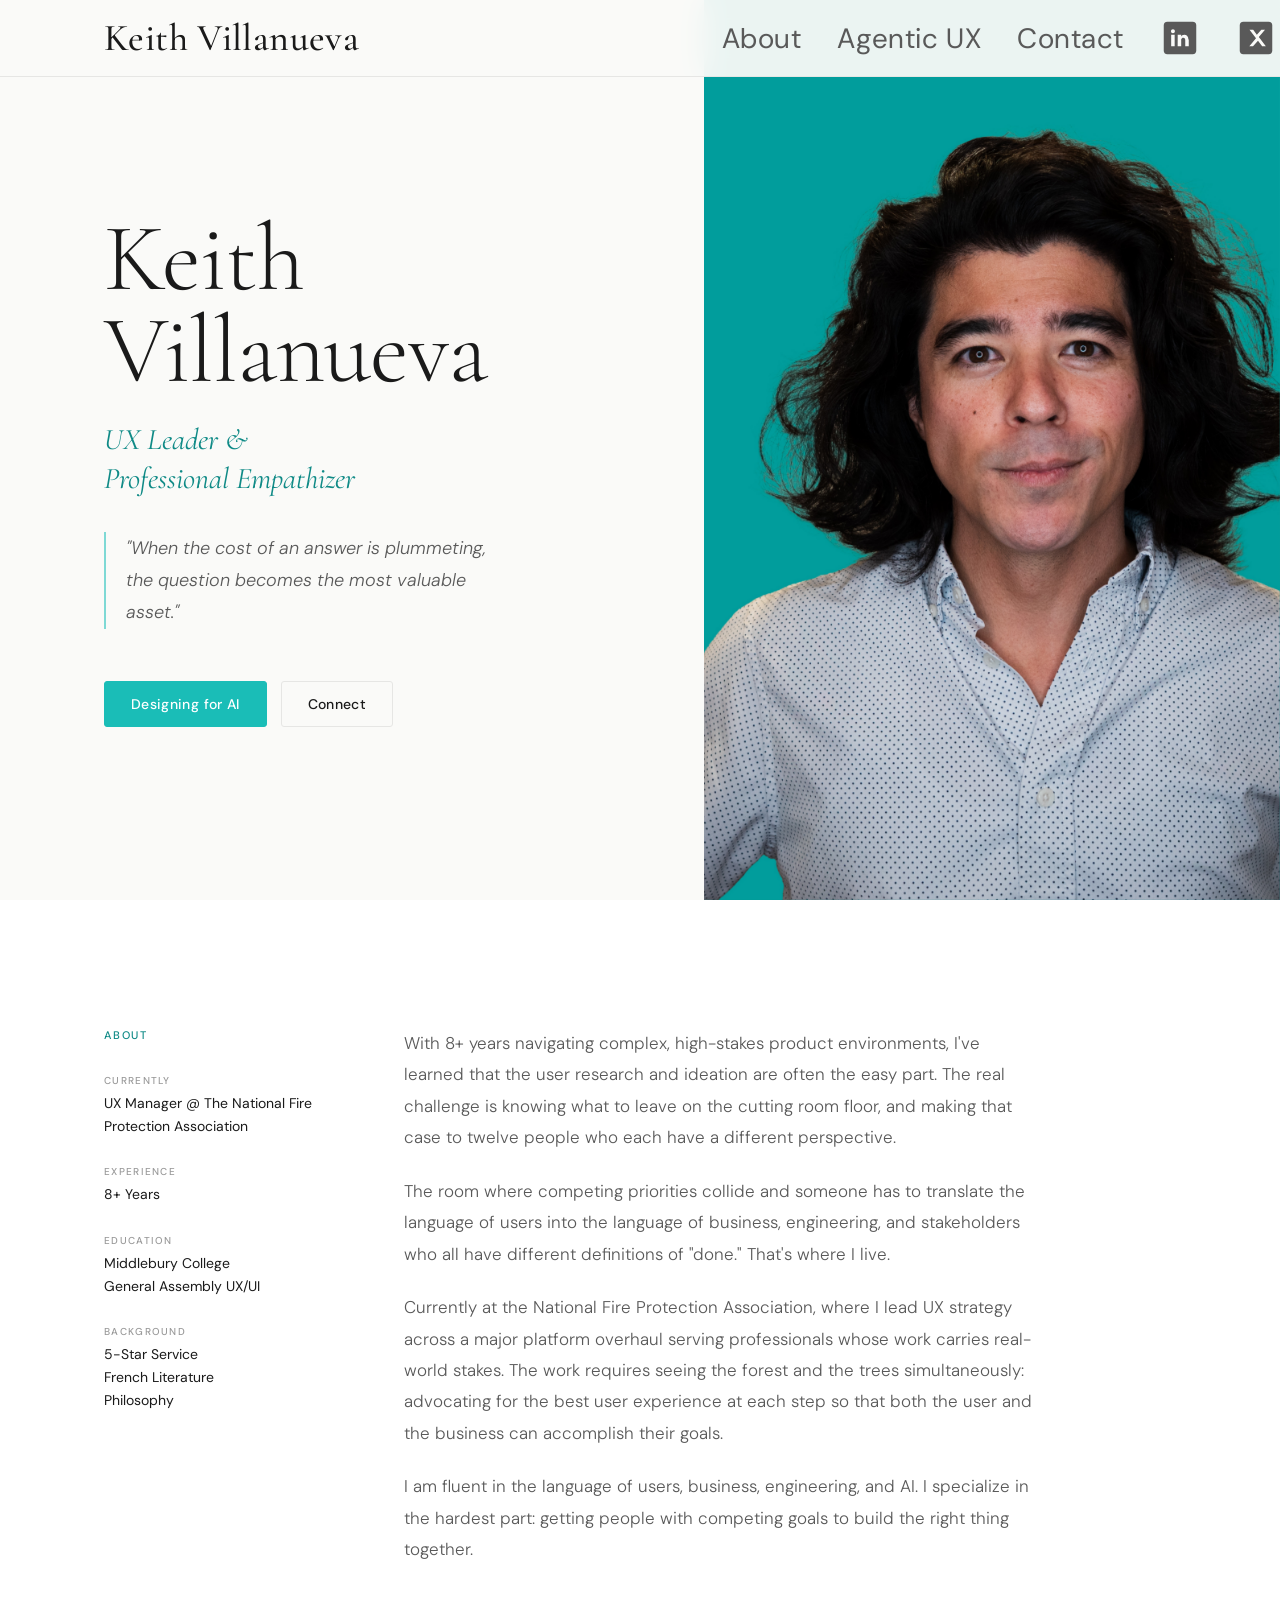
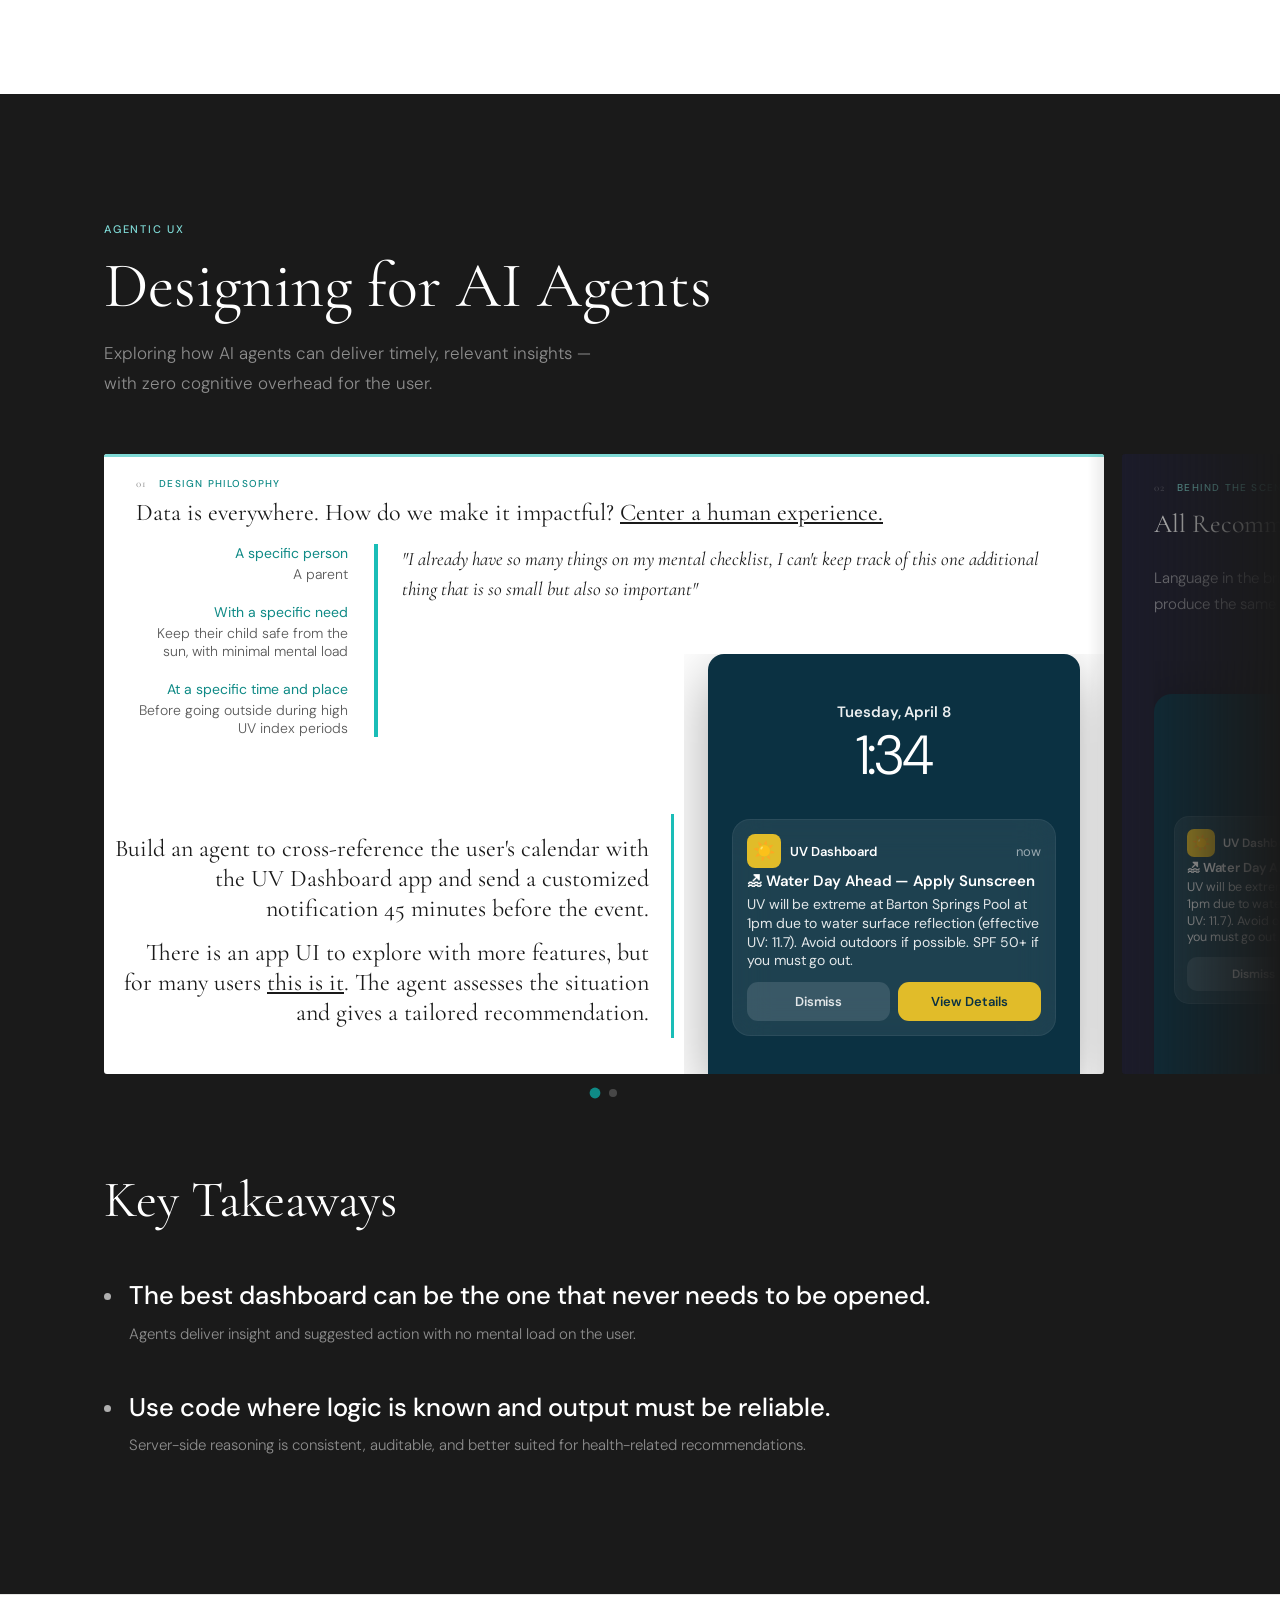
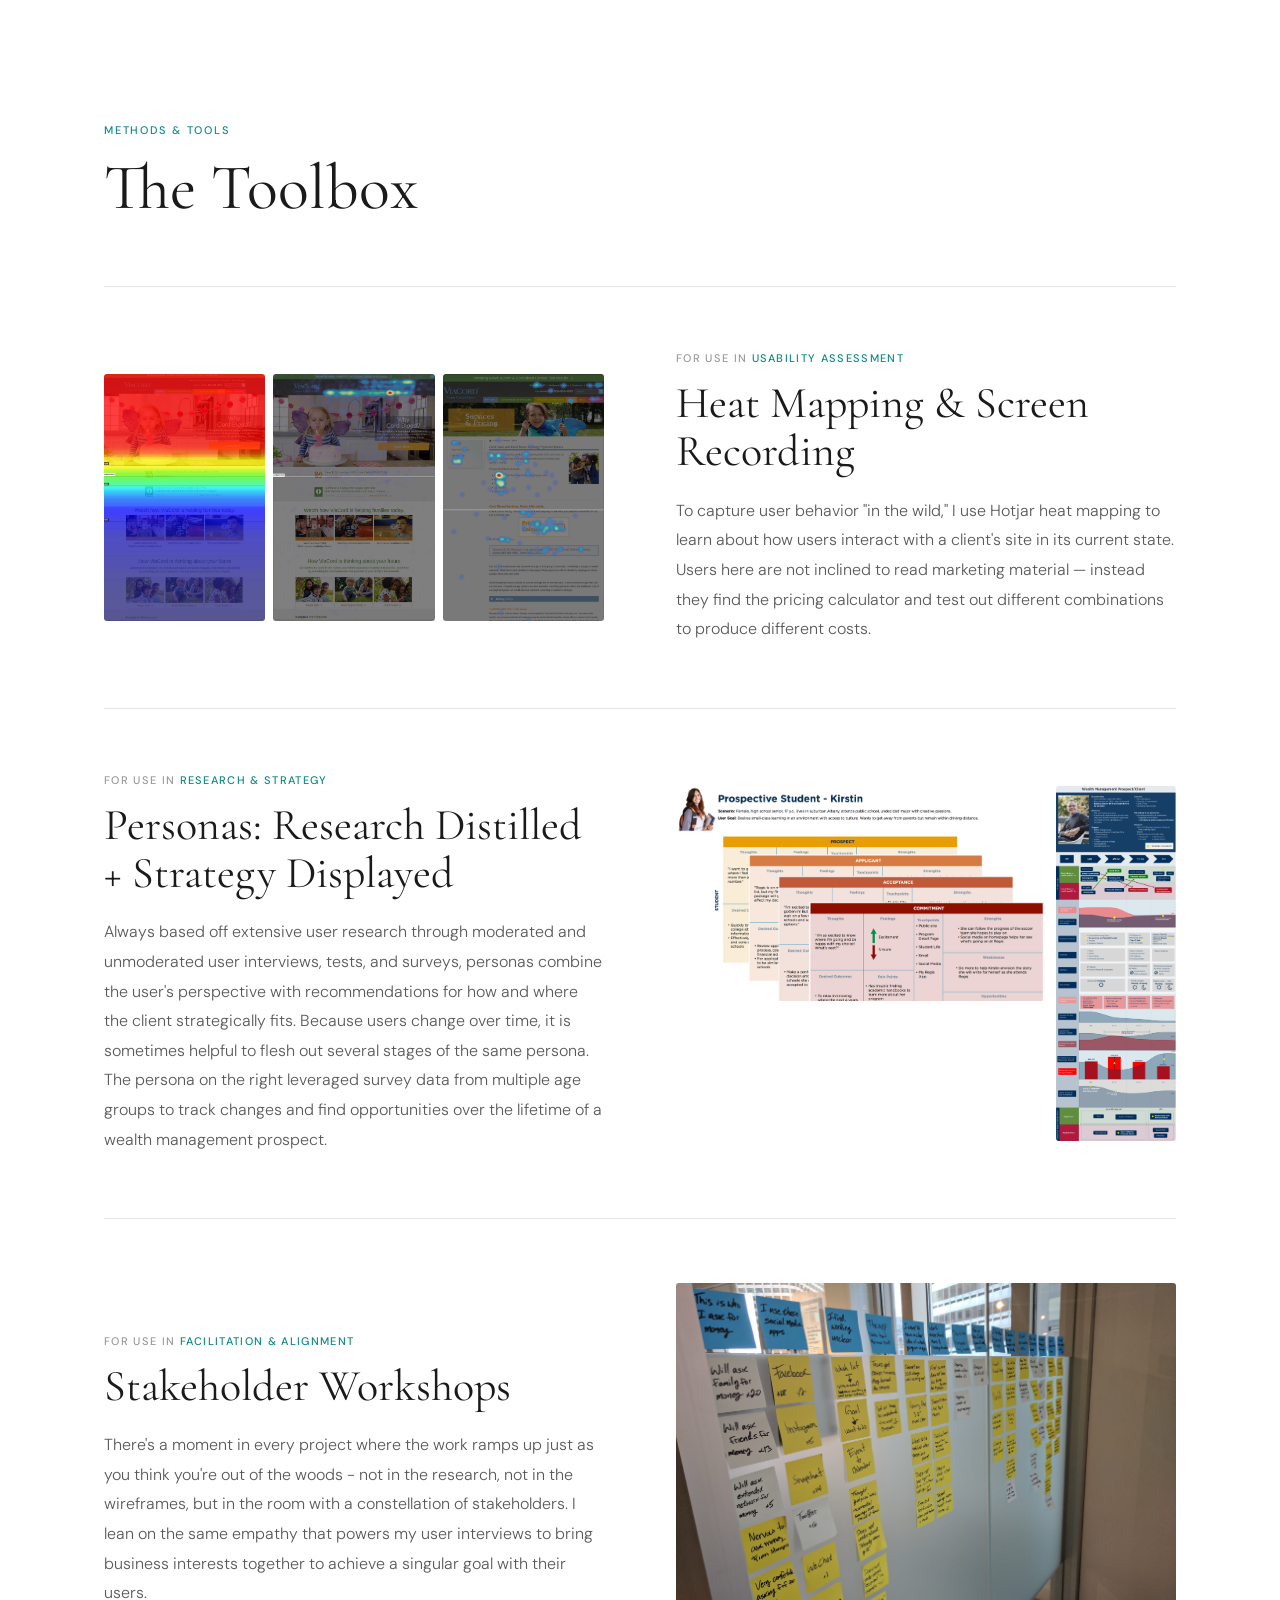
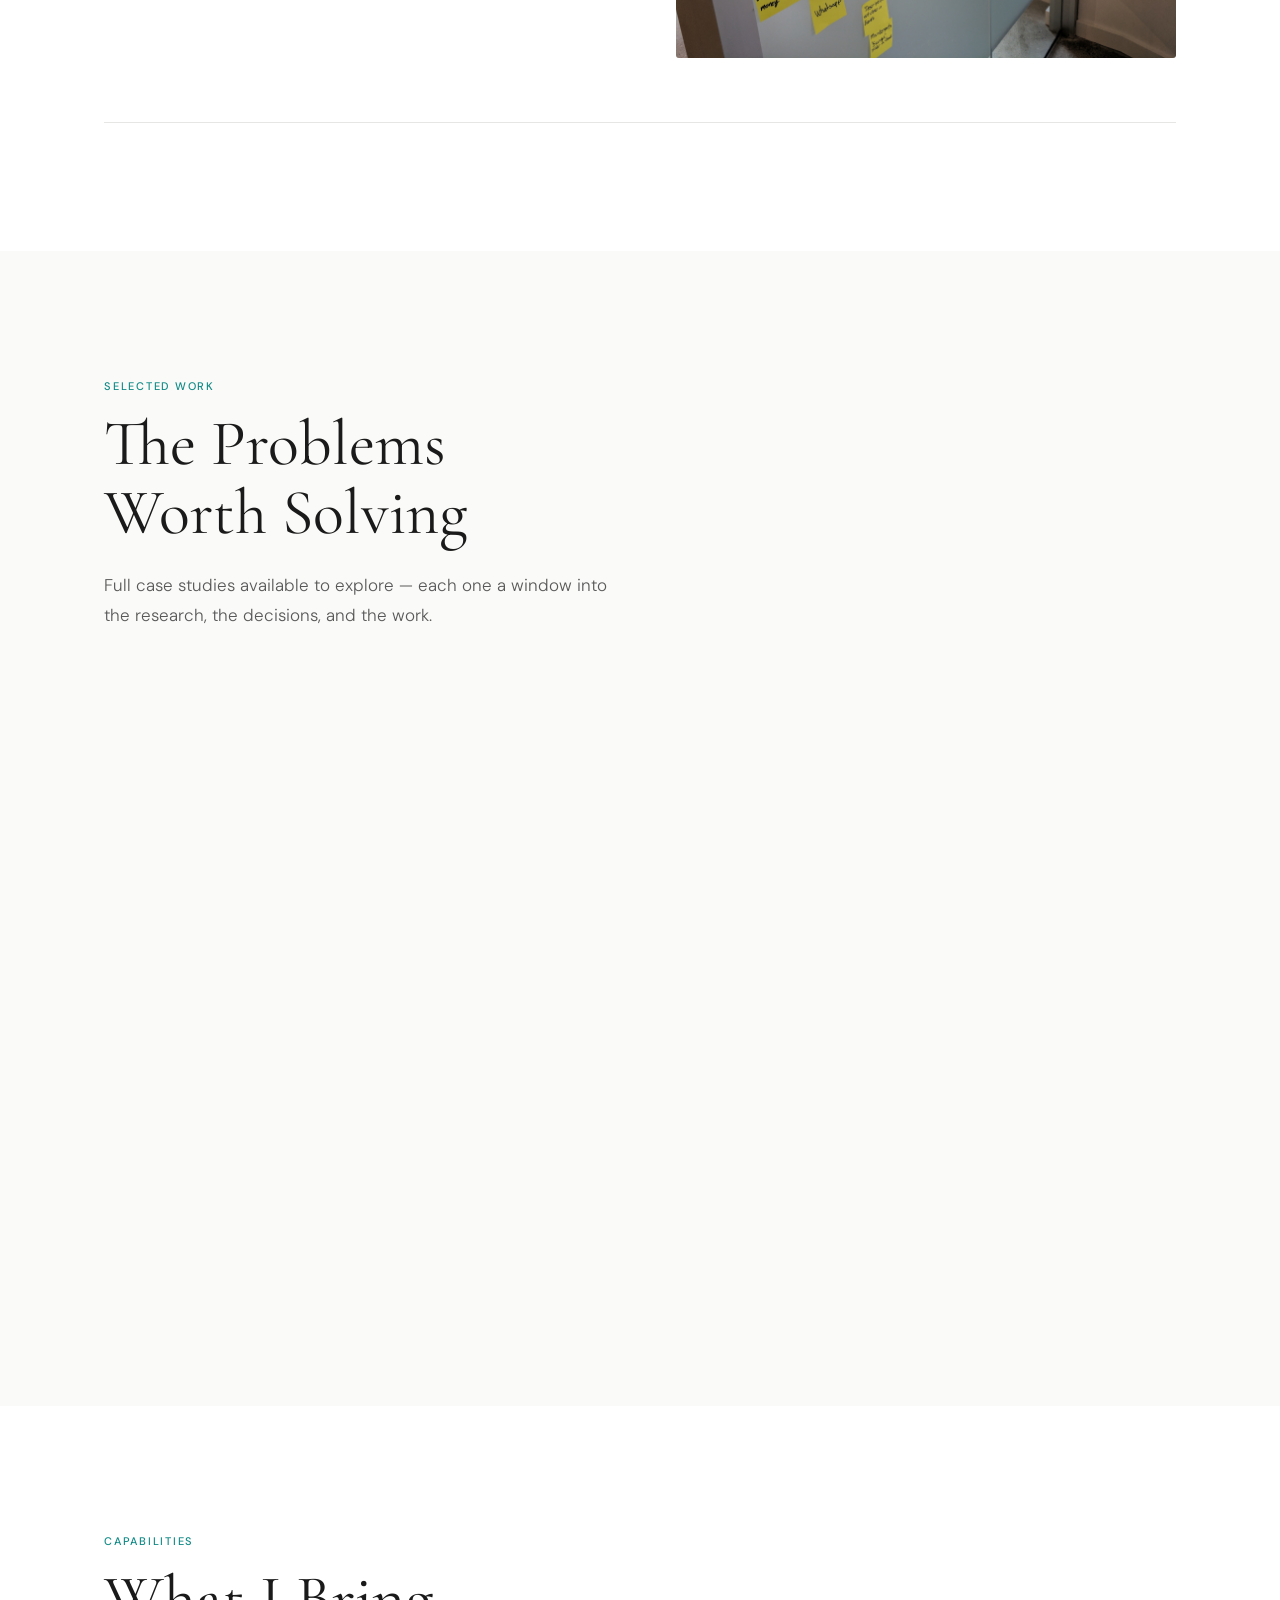
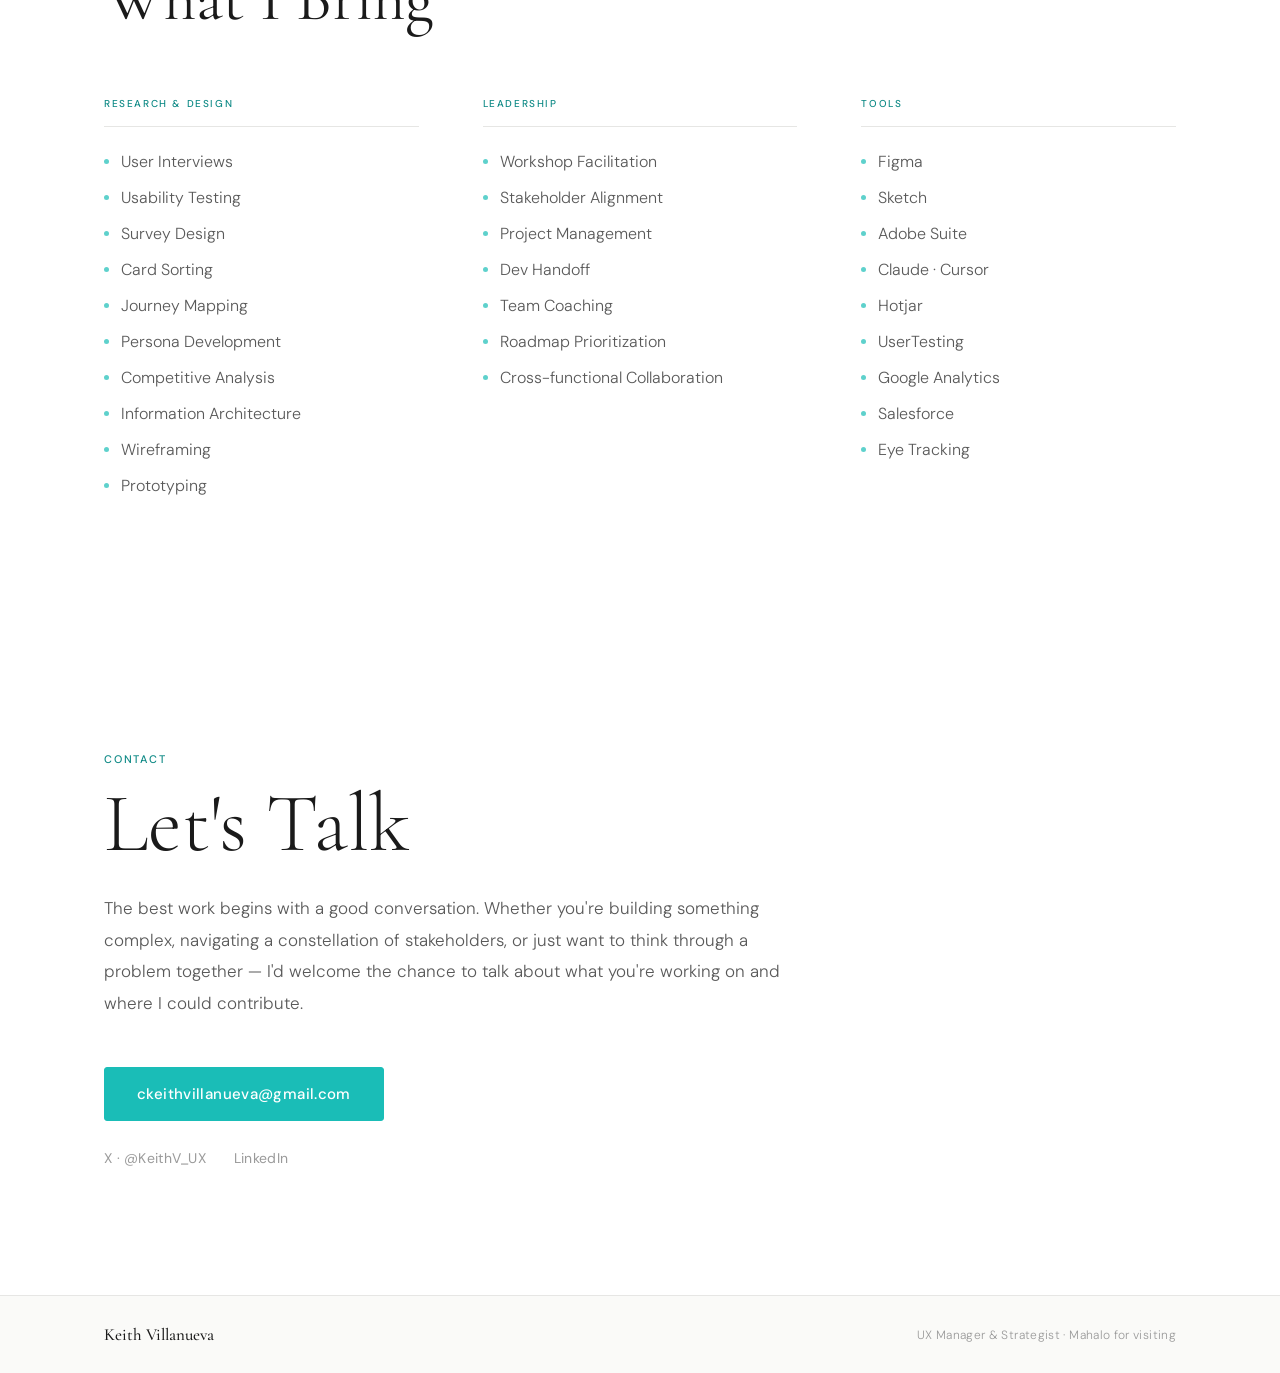
<file: index.html>
<!DOCTYPE html>
<html lang="en">
<head>
  <meta charset="UTF-8">
  <meta name="viewport" content="width=device-width, initial-scale=1.0">
  <title>Keith Villanueva — UX Leader & Professional Empathizer</title>
  <meta name="description" content="Keith Villanueva is a UX Manager and Strategist with 8+ years navigating user research, stakeholder alignment, and design across complex, high-stakes product environments.">
  <meta property="og:title" content="Keith Villanueva — UX Leader & Professional Empathizer">
  <meta property="og:description" content="Getting people with competing goals to build the right thing together.">
  <meta property="og:type" content="website">

  <link rel="icon" type="image/png" sizes="32x32" href="favicon-32x32.png">
  <link rel="icon" type="image/png" sizes="16x16" href="favicon-16x16.png">
  <link rel="apple-touch-icon" sizes="180x180" href="apple-touch-icon.png">

  <link rel="preconnect" href="https://fonts.googleapis.com">
  <link rel="preconnect" href="https://fonts.gstatic.com" crossorigin>
  <link href="https://fonts.googleapis.com/css2?family=Cormorant+Garamond:ital,wght@0,300;0,400;0,500;0,600;1,300;1,400;1,500&family=DM+Sans:ital,opsz,wght@0,9..40,300;0,9..40,400;0,9..40,500;1,9..40,300;1,9..40,400&display=swap" rel="stylesheet">

  <link rel="stylesheet" href="style.css">
  <script src="https://mcp.figma.com/mcp/html-to-design/capture.js" async></script>
</head>
<body>

  <!-- ===================== NAVIGATION ===================== -->
  <nav class="nav" id="nav">
    <div class="nav__inner">
      <a href="#hero" class="nav__logo">Keith Villanueva</a>
      <div class="nav__links" id="navLinks">
        <a href="#hero" class="nav__link nav__link--top">Return to Top</a>
        <a href="#about" class="nav__link">About</a>
        <a href="#ai-explorations" class="nav__link">Agentic UX</a>
        <a href="#contact" class="nav__link">Contact</a>
        <a href="https://www.linkedin.com/in/ckeithvillanueva" class="nav__social-link" target="_blank" rel="noopener noreferrer" aria-label="LinkedIn">
          <svg viewBox="0 0 24 24" aria-hidden="true">
            <rect x="2.25" y="2.25" width="19.5" height="19.5" rx="2.2"></rect>
            <path d="M8.8 10.1V17H6.7v-6.9H8.8ZM8.95 7.95c0 .67-.5 1.2-1.2 1.2-.67 0-1.17-.53-1.17-1.2 0-.69.52-1.22 1.2-1.22.68 0 1.17.53 1.17 1.22ZM17.25 12.95V17h-2.1v-3.65c0-.92-.33-1.55-1.17-1.55-.64 0-1.02.43-1.19.84-.06.15-.07.36-.07.57V17h-2.1s.03-6.24 0-6.89h2.1v.98c.28-.43.78-1.05 1.9-1.05 1.39 0 2.43.91 2.43 2.86Z"></path>
          </svg>
        </a>
        <a href="https://x.com/KeithV_UX" class="nav__social-link" target="_blank" rel="noopener noreferrer" aria-label="X">
          <svg viewBox="0 0 24 24" aria-hidden="true">
            <rect x="2.25" y="2.25" width="19.5" height="19.5" rx="2.2"></rect>
            <path d="M8.1 7h2.2l2.2 3.1L15.2 7h2.2l-3.7 4.4L17.9 17h-2.2l-2.5-3.4L10.2 17H8l4-4.8L8.1 7Z"></path>
          </svg>
        </a>
      </div>
      <button class="nav__toggle" id="navToggle" aria-label="Toggle navigation">
        <span></span>
        <span></span>
        <span></span>
      </button>
    </div>
  </nav>

  <!-- ===================== HERO ===================== -->
  <section class="hero" id="hero">
    <div class="hero__content">
      <div class="hero__text">
        <h1 class="hero__name">Keith<br>Villanueva</h1>
        <p class="hero__title">UX Leader &amp;<br>Professional Empathizer</p>
        <blockquote class="hero__quote">
          "When the cost of an answer is plummeting, the question becomes the most valuable asset."
        </blockquote>
        <div class="hero__actions">
          <a href="#ai-explorations" class="btn btn--primary">Designing for AI</a>
          <a href="#contact" class="btn btn--ghost">Connect</a>
        </div>
      </div>
    </div>
    <div class="hero__image-panel">
      <div class="hero__image-wrap">
        <img src="Headshot.jpeg" alt="Keith Villanueva" class="hero__photo">
      </div>
    </div>
  </section>

  <!-- ===================== ABOUT ===================== -->
  <section class="about" id="about">
    <div class="container">
      <div class="about__inner">
        <div class="about__sidebar fade-up">
          <div class="section-label">About</div>
          <div class="about__meta">
            <div class="about__detail">
              <span class="about__detail-label">Currently</span>
              <span class="about__detail-value">UX Manager @ The National Fire Protection Association</span>
            </div>
            <div class="about__detail">
              <span class="about__detail-label">Experience</span>
              <span class="about__detail-value">8+ Years</span>
            </div>
            <div class="about__detail">
              <span class="about__detail-label">Education</span>
              <span class="about__detail-value">Middlebury College<br>General Assembly UX/UI</span>
            </div>
            <div class="about__detail">
              <span class="about__detail-label">Background</span>
              <span class="about__detail-value">5-Star Service<br>French Literature<br>Philosophy</span>
            </div>
          </div>
        </div>
        <div class="about__body fade-up">
          <p>With 8+ years navigating complex, high-stakes product environments, I've learned that the user research and ideation are often the easy part. The real challenge is knowing what to leave on the cutting room floor, and making that case to twelve people who each have a different perspective.</p>
          <p>The room where competing priorities collide and someone has to translate the language of users into the language of business, engineering, and stakeholders who all have different definitions of "done." That's where I live.</p>
          <p>Currently at the National Fire Protection Association, where I lead UX strategy across a major platform overhaul serving professionals whose work carries real-world stakes. The work requires seeing the forest and the trees simultaneously: advocating for the best user experience at each step so that both the user and the business can accomplish their goals.</p>
          <p>I am fluent in the language of users, business, engineering, and AI. I specialize in the hardest part: getting people with competing goals to build the right thing together.</p>
        </div>
      </div>
    </div>
  </section>

  <!-- ===================== AI EXPLORATIONS ===================== -->
  <section class="ai-exp" id="ai-explorations">
    <div class="container">
      <div class="ai-exp__header fade-up">
        <div class="section-label ai-exp__label">Agentic UX</div>
        <h2 class="ai-exp__title">Designing for AI Agents</h2>
        <p class="ai-exp__intro">Exploring how AI agents can deliver timely, relevant insights — with zero cognitive overhead for the user.</p>
      </div>
    </div>

    <div class="ai-exp__scroll-wrap">
      <div class="ai-exp__track fade-up">

        <!-- ── Slide 1: Design Philosophy ── -->
        <div class="ai-slide ai-slide--light">
          <div class="ai-slide__accent-bar"></div>

          <!-- Full-width header: meta + title span all columns -->
          <div class="ai-slide__light-header">
            <div class="ai-slide__meta">
              <span class="ai-slide__num">01</span>
              <span class="ai-slide__badge">Design Philosophy</span>
            </div>
            <h3 class="ai-slide__title">Data is everywhere. How do we make it impactful? <u>Center a human experience.</u></h3>
          </div>

          <div class="ai-slide__inner">

            <!-- Col 1: Framework -->
            <div class="ai-slide__col ai-slide__col--left">
              <div class="ai-slide__framework">
                <div class="ai-frame__item">
                  <span class="ai-frame__key">A specific person</span>
                  <span class="ai-frame__val">A parent</span>
                </div>
                <div class="ai-frame__item">
                  <span class="ai-frame__key">With a specific need</span>
                  <span class="ai-frame__val">Keep their child safe from the sun, with minimal mental load</span>
                </div>
                <div class="ai-frame__item">
                  <span class="ai-frame__key">At a specific time and place</span>
                  <span class="ai-frame__val">Before going outside during high UV index periods</span>
                </div>
              </div>
            </div>

            <!-- Col 2: Quote -->
            <div class="ai-slide__col ai-slide__col--mid">
              <blockquote class="ai-slide__quote">"I already have so many things on my mental checklist, I can't keep track of this one additional thing that is so small but also so important"</blockquote>
            </div>

            <!-- Connector text panel, aligned to the phone notification -->
            <div class="ai-slide__connector-panel">
              <div class="ai-slide__connector-panel__spacer"></div>
              <div class="ai-slide__connector-panel__content">
                <p class="ai-slide__connector-text">Build an agent to cross-reference the user's calendar with the UV Dashboard app and send a customized notification 45 minutes before the event.</p>
                <p class="ai-slide__connector-text">There is an app UI to explore with more features, but for many users <u>this is it</u>. The agent assesses the situation and gives a tailored recommendation.</p>
              </div>
            </div>

            <!-- Col 3: Device panel (full-height dark teal pane) -->
            <div class="ai-slide__col ai-slide__col--phone">
              <div class="ai-phone ai-phone--panel">
                <div class="ai-phone__screen">
                  <div class="ai-phone__lock">
                    <p class="ai-phone__date">Tuesday, April 8</p>
                    <p class="ai-phone__time">1:34</p>
                  </div>
                  <div class="ai-phone__notif">
                    <div class="ai-phone__notif-header">
                      <div class="ai-phone__notif-icon">☀️</div>
                      <span class="ai-phone__notif-app">UV Dashboard</span>
                      <span class="ai-phone__notif-time-label">now</span>
                    </div>
                    <p class="ai-phone__notif-title">🏖 Water Day Ahead — Apply Sunscreen</p>
                    <p class="ai-phone__notif-body">UV will be extreme at Barton Springs Pool at 1pm due to water surface reflection (effective UV: 11.7). Avoid outdoors if possible. SPF 50+ if you must go out.</p>
                    <div class="ai-phone__notif-actions">
                      <span class="ai-phone__btn ai-phone__btn--dismiss">Dismiss</span>
                      <span class="ai-phone__btn ai-phone__btn--open">View Details</span>
                    </div>
                  </div>
                </div>
              </div>
            </div>

          </div>
        </div>

        <!-- ── Slide 2: Behind the Scenes ── -->
        <div class="ai-slide ai-slide--dark">
          <div class="ai-slide__accent-bar ai-slide__accent-bar--mid"></div>
          <div class="ai-slide__inner ai-slide__inner--dark">

            <!-- Full-width header -->
            <div class="ai-slide__dark-header">
              <div class="ai-slide__meta">
                <span class="ai-slide__num">02</span>
                <span class="ai-slide__badge">Behind the Scenes</span>
              </div>
              <h3 class="ai-slide__title">All Recommendations Come From Server Logic</h3>
              <p class="ai-slide__desc">Language in the briefing is a server-computed string, not from an LLM. This means the output is fully auditable and the same inputs always produce the same output. Consider using an LLM to geocode a variety of human-generated calendar events.</p>
            </div>

            <!-- Two-column body: phone card + JSON screenshot with connecting arrow -->
            <div class="ai-slide__dark-body">
              <div class="ai-slide__dark-phone">
                <div class="ai-phone ai-phone--dark ai-phone--card">
                  <div class="ai-phone__screen">
                    <div class="ai-phone__lock">
                      <p class="ai-phone__date">Tuesday, April 8</p>
                      <p class="ai-phone__time">1:34</p>
                    </div>
                    <div class="ai-phone__notif">
                      <div class="ai-phone__notif-header">
                        <div class="ai-phone__notif-icon">☀️</div>
                        <span class="ai-phone__notif-app">UV Dashboard</span>
                        <span class="ai-phone__notif-time-label">now</span>
                      </div>
                      <p class="ai-phone__notif-title">🏖 Water Day Ahead — Apply Sunscreen</p>
                      <p class="ai-phone__notif-body">UV will be extreme at Barton Springs Pool at 1pm due to water surface reflection (effective UV: 11.7). Avoid outdoors if possible. SPF 50+ if you must go out.</p>
                      <div class="ai-phone__notif-actions">
                        <span class="ai-phone__btn ai-phone__btn--dismiss">Dismiss</span>
                        <span class="ai-phone__btn ai-phone__btn--open">View Details</span>
                      </div>
                    </div>
                  </div>
                </div>
              </div>
              <div class="ai-slide__dark-screenshot">
                <img src="Image%20Assets/In_App_JSON.png" alt="Server-side JSON response showing the computed briefing string">
              </div>
              <svg class="ai-slide__arrow" viewBox="0 0 1000 420" preserveAspectRatio="none" aria-hidden="true">
                <defs>
                  <marker id="ai-arrow-head" markerWidth="10" markerHeight="10" refX="8" refY="5" orient="auto">
                    <polygon points="0 0, 10 5, 0 10" fill="#e85a4f"/>
                  </marker>
                </defs>
                <line x1="610" y1="220" x2="340" y2="245" stroke="#e85a4f" stroke-width="2" marker-end="url(#ai-arrow-head)"/>
              </svg>
            </div>

          </div>
        </div>

      </div>
    </div>

    <div class="ai-exp__nav" role="tablist" aria-label="Slide navigation">
      <button class="ai-exp__dot ai-exp__dot--active" data-slide="0" aria-label="Design Philosophy" role="tab"></button>
      <button class="ai-exp__dot" data-slide="1" aria-label="Behind the Scenes" role="tab"></button>
    </div>

    <!-- Key Takeaways -->
    <div class="container">
      <div class="ai-takeaways fade-up">
        <h2 class="ai-takeaways__title">Key Takeaways</h2>
        <div class="ai-takeaways__list">
          <div class="ai-takeaway">
            <div class="ai-takeaway__dot"></div>
            <div>
              <p class="ai-takeaway__headline">The best dashboard can be the one that never needs to be opened.</p>
              <p class="ai-takeaway__sub">Agents deliver insight and suggested action with no mental load on the user.</p>
            </div>
          </div>
          <div class="ai-takeaway">
            <div class="ai-takeaway__dot"></div>
            <div>
              <p class="ai-takeaway__headline">Use code where logic is known and output must be reliable.</p>
              <p class="ai-takeaway__sub">Server-side reasoning is consistent, auditable, and better suited for health-related recommendations.</p>
            </div>
          </div>
        </div>
      </div>
    </div>
  </section>

  <!-- ===================== TOOLBOX ===================== -->
  <section class="toolbox" id="toolbox">
    <div class="container">
      <div class="toolbox__header fade-up">
        <div class="section-label">Methods &amp; Tools</div>
        <h2 class="section-title">The Toolbox</h2>
      </div>

      <!-- Heat Mapping -->
      <div class="toolbox__item toolbox__item--flip fade-up">
        <div class="toolbox__text">
          <p class="toolbox__use-in">for use in <span class="toolbox__use-in-topic">Usability Assessment</span></p>
          <h3 class="toolbox__title">Heat Mapping &amp; Screen Recording</h3>
          <p class="toolbox__desc">To capture user behavior "in the wild," I use Hotjar heat mapping to learn about how users interact with a client's site in its current state. Users here are not inclined to read marketing material — instead they find the pricing calculator and test out different combinations to produce different costs.</p>
        </div>
        <div class="toolbox__media toolbox__media--trio">
          <img src="Image%20Assets/Heatmap_1.png" alt="Heat map 1">
          <img src="Image%20Assets/Heatmap_2.png" alt="Heat map 2">
          <img src="Image%20Assets/Heatmap_3.png" alt="Heat map 3">
        </div>
      </div>

      <!-- Personas -->
      <div class="toolbox__item fade-up">
        <div class="toolbox__text">
          <p class="toolbox__use-in">for use in <span class="toolbox__use-in-topic">Research &amp; Strategy</span></p>
          <h3 class="toolbox__title">Personas: Research Distilled + Strategy Displayed</h3>
          <p class="toolbox__desc">Always based off extensive user research through moderated and unmoderated user interviews, tests, and surveys, personas combine the user's perspective with recommendations for how and where the client strategically fits. Because users change over time, it is sometimes helpful to flesh out several stages of the same persona. The persona on the right leveraged survey data from multiple age groups to track changes and find opportunities over the lifetime of a wealth management prospect.</p>
        </div>
        <div class="toolbox__media toolbox__media--duo">
          <img src="Image%20Assets/Persona_Image.png" alt="Sample persona document">
          <img src="Image%20Assets/Personas/WMAgeSplitPrint.png" alt="Wealth management persona age split data">
        </div>
      </div>

      <!-- Stakeholder Workshops -->
      <div class="toolbox__item fade-up">
        <div class="toolbox__text">
          <p class="toolbox__use-in">for use in <span class="toolbox__use-in-topic">Facilitation &amp; Alignment</span></p>
          <h3 class="toolbox__title">Stakeholder Workshops</h3>
          <p class="toolbox__desc">There's a moment in every project where the work ramps up just as you think you're out of the woods - not in the research, not in the wireframes, but in the room with a constellation of stakeholders. I lean on the same empathy that powers my user interviews to bring business interests together to achieve a singular goal with their users.</p>
        </div>
        <div class="toolbox__media">
          <img src="Image%20Assets/Facilitation_Stickies.jpg" alt="Stakeholder workshop notes and stickies">
        </div>
      </div>

    </div>
  </section>

  <!-- ===================== WORK ===================== -->
  <section class="work" id="work">
    <div class="container">
      <div class="work__header fade-up">
        <div class="section-label">Selected Work</div>
        <h2 class="section-title">The Problems<br>Worth Solving</h2>
        <p class="section-intro">Full case studies available to explore — each one a window into the research, the decisions, and the work.</p>
      </div>

      <div class="work__grid work__grid--two">

        <article class="case-card fade-up">
          <div class="case-card__number">01</div>
          <div class="case-card__tags">
            <span class="tag">User Research</span>
            <span class="tag">Usability Testing</span>
            <span class="tag">Prototyping</span>
          </div>
          <h3 class="case-card__title">Gen Z FinTech App</h3>
          <p class="case-card__org">Doni Inc. · 2017</p>
          <p class="case-card__desc">UX research and iterative design for a fintech app helping Gen Z users fundraise from their networks for personal goals. Three rounds of usability testing — from paper prototype to high-fidelity — validated a set of new features designed to increase engagement and return rate.</p>
          <div class="case-card__outcomes">
            <span class="outcome">Heuristic evaluation across 10 Nielsen criteria</span>
            <span class="outcome">Survey of 23 Gen Z users</span>
            <span class="outcome">3 rounds of usability testing</span>
            <span class="outcome">User-validated Home Screen, Friends &amp; Video features</span>
          </div>
          <a href="case-study-doni.html" class="case-card__cta">View Case Study →</a>
        </article>

        <article class="case-card case-card--accent fade-up">
          <div class="case-card__number">02</div>
          <div class="case-card__tags">
            <span class="tag">User Research</span>
            <span class="tag">Competitive Analysis</span>
            <span class="tag">Contextual Inquiry</span>
          </div>
          <h3 class="case-card__title">Restaurant POS Systems</h3>
          <p class="case-card__org">Independent Research · 2017</p>
          <p class="case-card__desc">Applied UX research methodology to the restaurant POS landscape. Competitive analysis, surveys, user interviews, and on-site contextual inquiry at a 5-star resort surfaced the gap between how systems are built and how staff actually use them under pressure.</p>
          <div class="case-card__outcomes">
            <span class="outcome">Competitive analysis of 4 POS systems</span>
            <span class="outcome">Survey of 23 restaurant staff</span>
            <span class="outcome">Contextual inquiry at Wequassett Resort</span>
            <span class="outcome">Key insight: speed and click-reduction above all else</span>
          </div>
          <a href="case-study-pos.html" class="case-card__cta">View Case Study →</a>
        </article>

      </div>
    </div>
  </section>

  <!-- ===================== SKILLS ===================== -->
  <section class="skills" id="skills">
    <div class="container">
      <div class="fade-up">
        <div class="section-label">Capabilities</div>
        <h2 class="section-title">What I Bring</h2>
      </div>
      <div class="skills__grid">
        <div class="skills__group fade-up">
          <h3 class="skills__group-title">Research &amp; Design</h3>
          <ul class="skills__list">
            <li>User Interviews</li>
            <li>Usability Testing</li>
            <li>Survey Design</li>
            <li>Card Sorting</li>
            <li>Journey Mapping</li>
            <li>Persona Development</li>
            <li>Competitive Analysis</li>
            <li>Information Architecture</li>
            <li>Wireframing</li>
            <li>Prototyping</li>
          </ul>
        </div>
        <div class="skills__group fade-up">
          <h3 class="skills__group-title">Leadership</h3>
          <ul class="skills__list">
            <li>Workshop Facilitation</li>
            <li>Stakeholder Alignment</li>
            <li>Project Management</li>
            <li>Dev Handoff</li>
            <li>Team Coaching</li>
            <li>Roadmap Prioritization</li>
            <li>Cross-functional Collaboration</li>
          </ul>
        </div>
        <div class="skills__group fade-up">
          <h3 class="skills__group-title">Tools</h3>
          <ul class="skills__list">
            <li>Figma</li>
            <li>Sketch</li>
            <li>Adobe Suite</li>
            <li>Claude · Cursor</li>
            <li>Hotjar</li>
            <li>UserTesting</li>
            <li>Google Analytics</li>
            <li>Salesforce</li>
            <li>Eye Tracking</li>
          </ul>
        </div>
      </div>
    </div>
  </section>

  <!-- ===================== CONTACT ===================== -->
  <section class="contact" id="contact">
    <div class="container">
      <div class="contact__inner fade-up">
        <div class="section-label">Contact</div>
        <h2 class="contact__title">Let's Talk</h2>
        <p class="contact__text">The best work begins with a good conversation. Whether you're building something complex, navigating a constellation of stakeholders, or just want to think through a problem together — I'd welcome the chance to talk about what you're working on and where I could contribute.</p>
        <div class="contact__actions">
          <a href="mailto:ckeithvillanueva@gmail.com" class="btn btn--primary btn--large">ckeithvillanueva@gmail.com</a>
          <div class="contact__social">
            <a href="https://x.com/KeithV_UX" class="social-link" target="_blank" rel="noopener noreferrer">X · @KeithV_UX</a>
            <a href="https://www.linkedin.com/in/ckeithvillanueva" class="social-link" target="_blank" rel="noopener noreferrer">LinkedIn</a>
          </div>
        </div>
      </div>
    </div>
  </section>

  <!-- ===================== FOOTER ===================== -->
  <footer class="footer">
    <div class="container">
      <div class="footer__inner">
        <p class="footer__name">Keith Villanueva</p>
        <p class="footer__copy">UX Manager &amp; Strategist · Mahalo for visiting</p>
      </div>
    </div>
  </footer>

  <script src="script.js"></script>
</body>
</html>
</file>
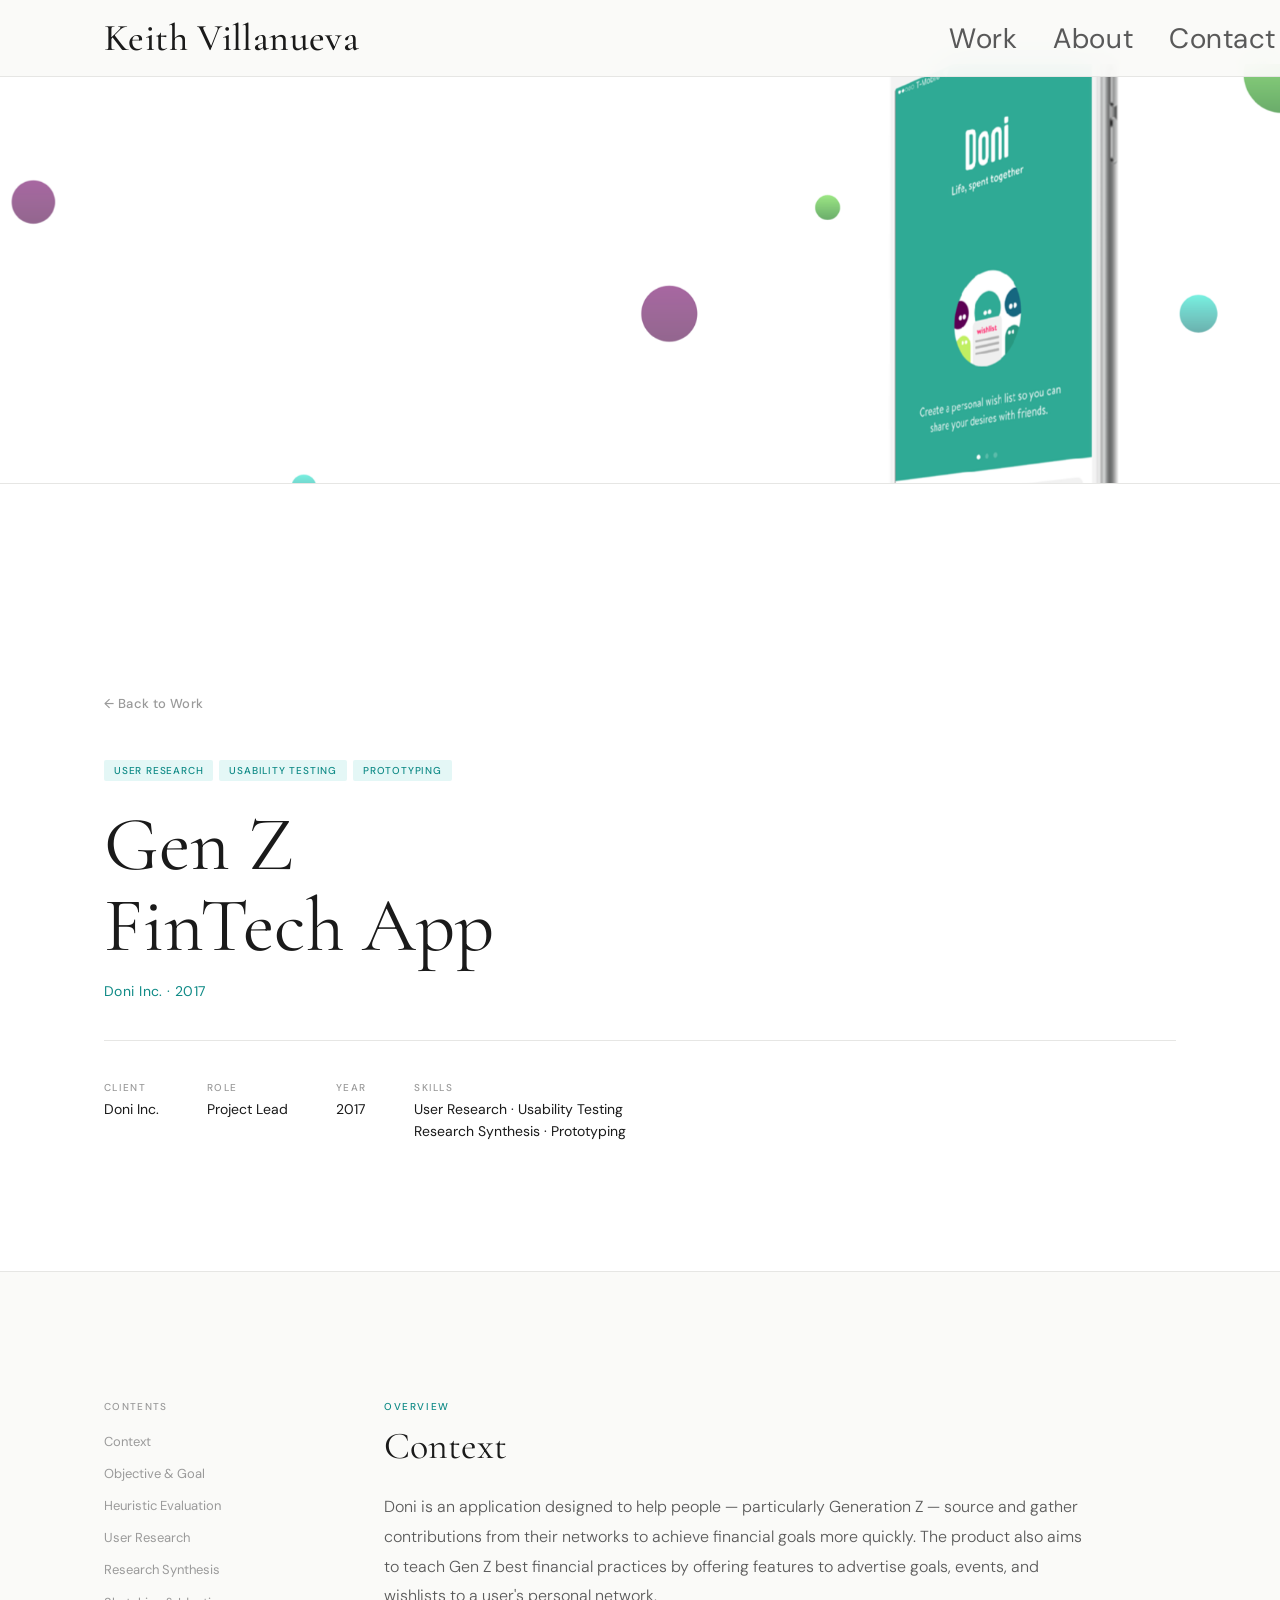
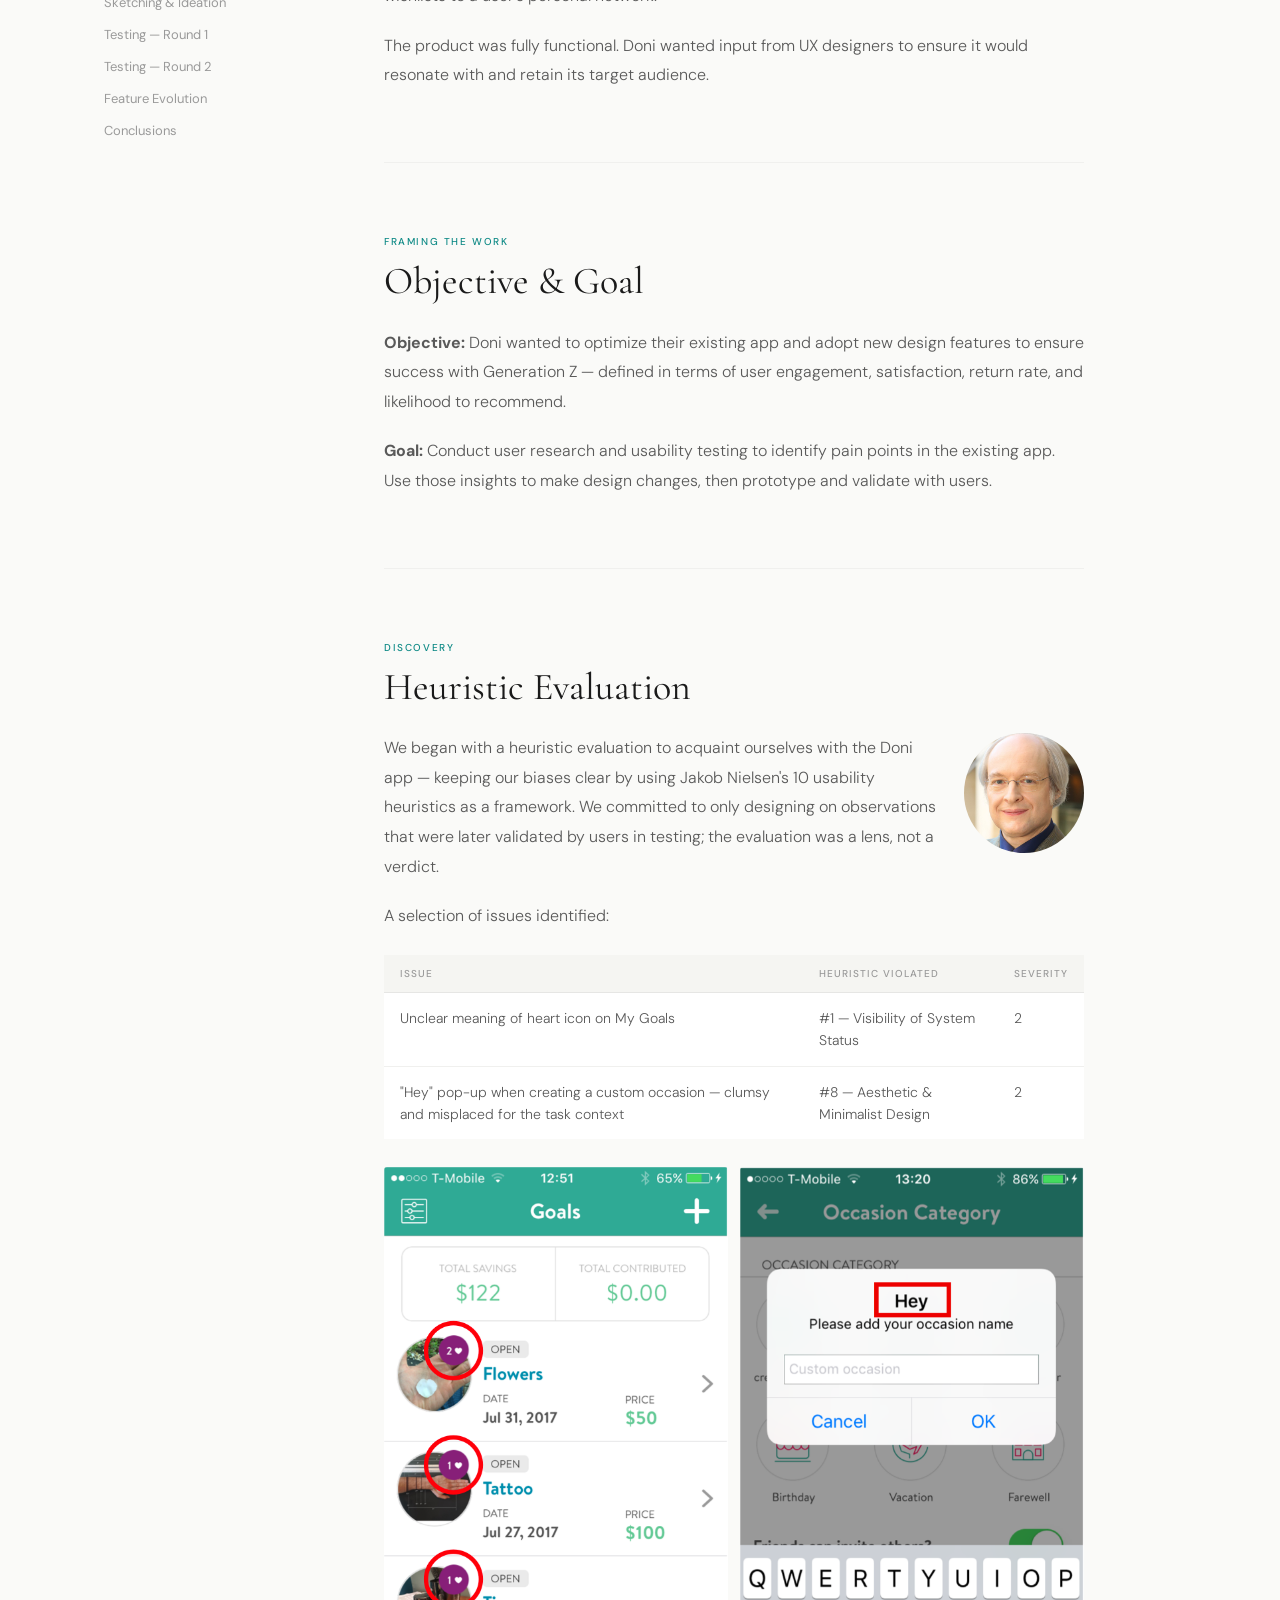
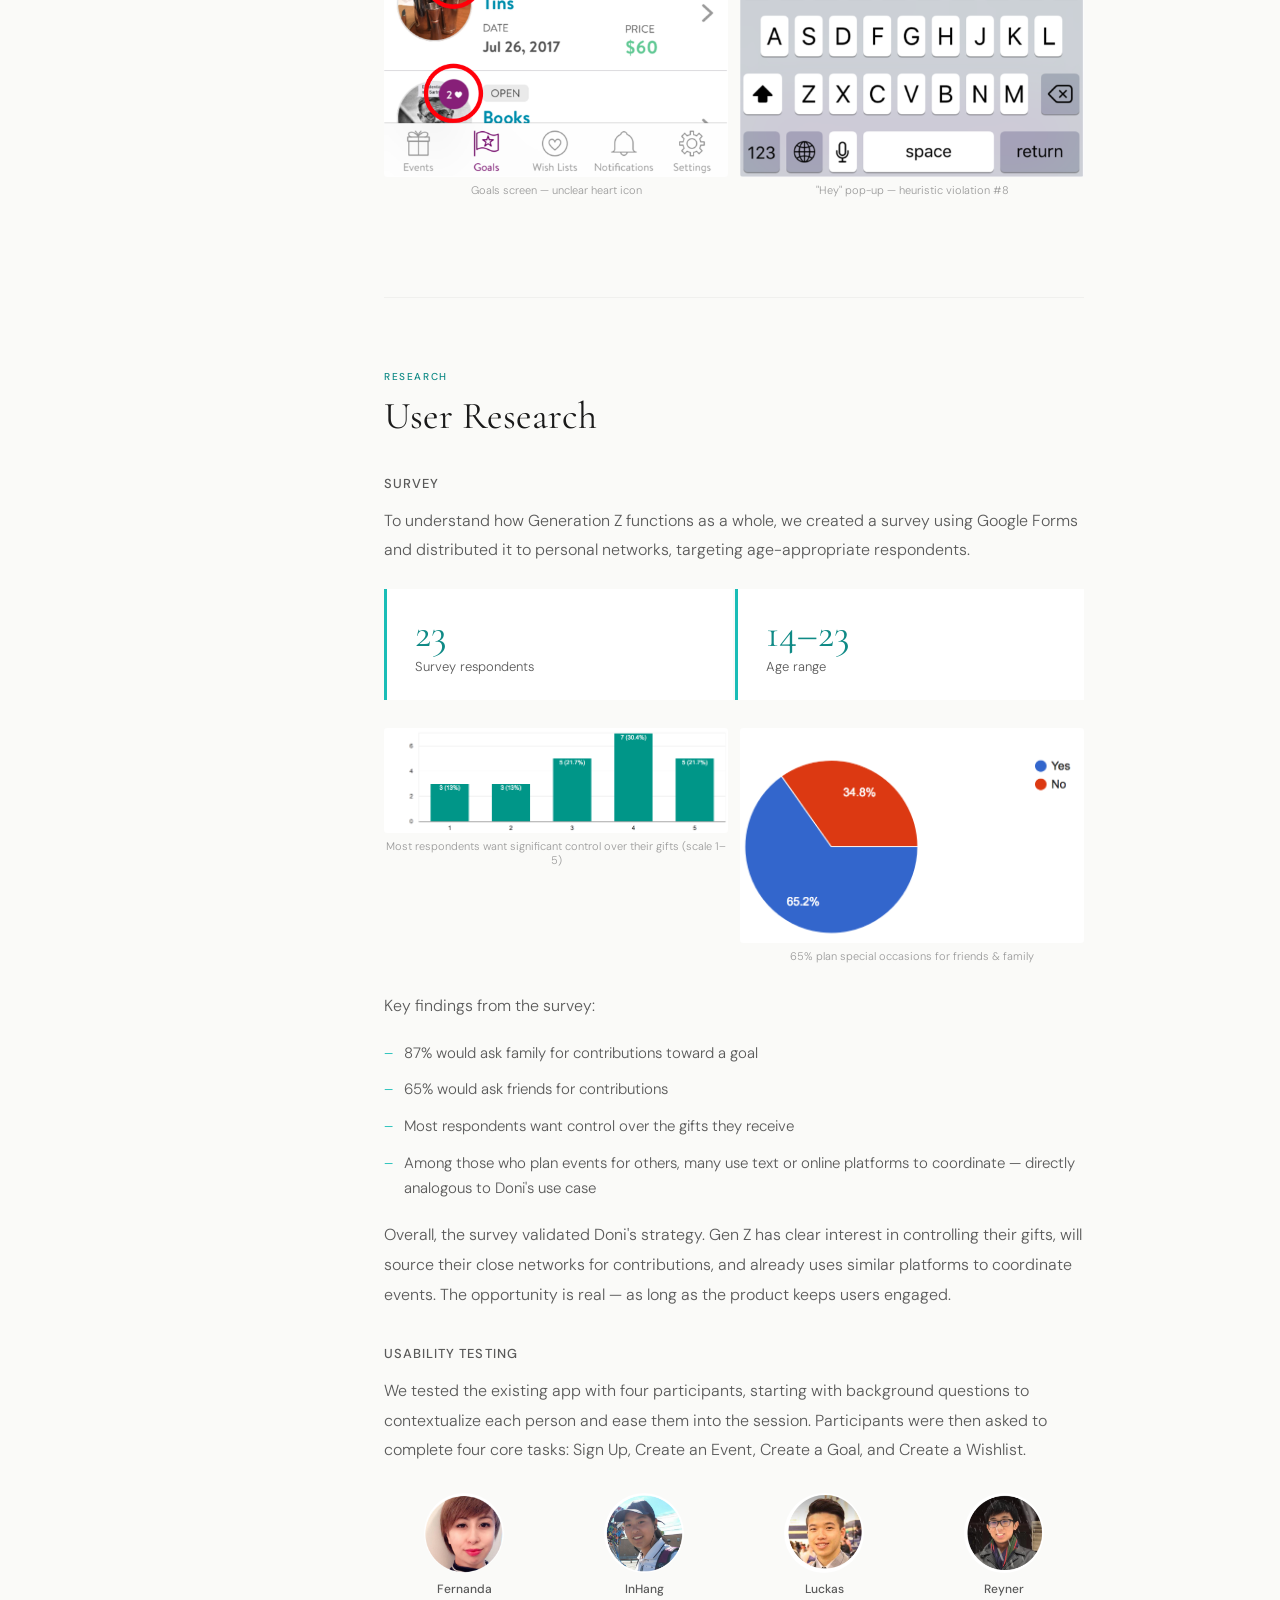
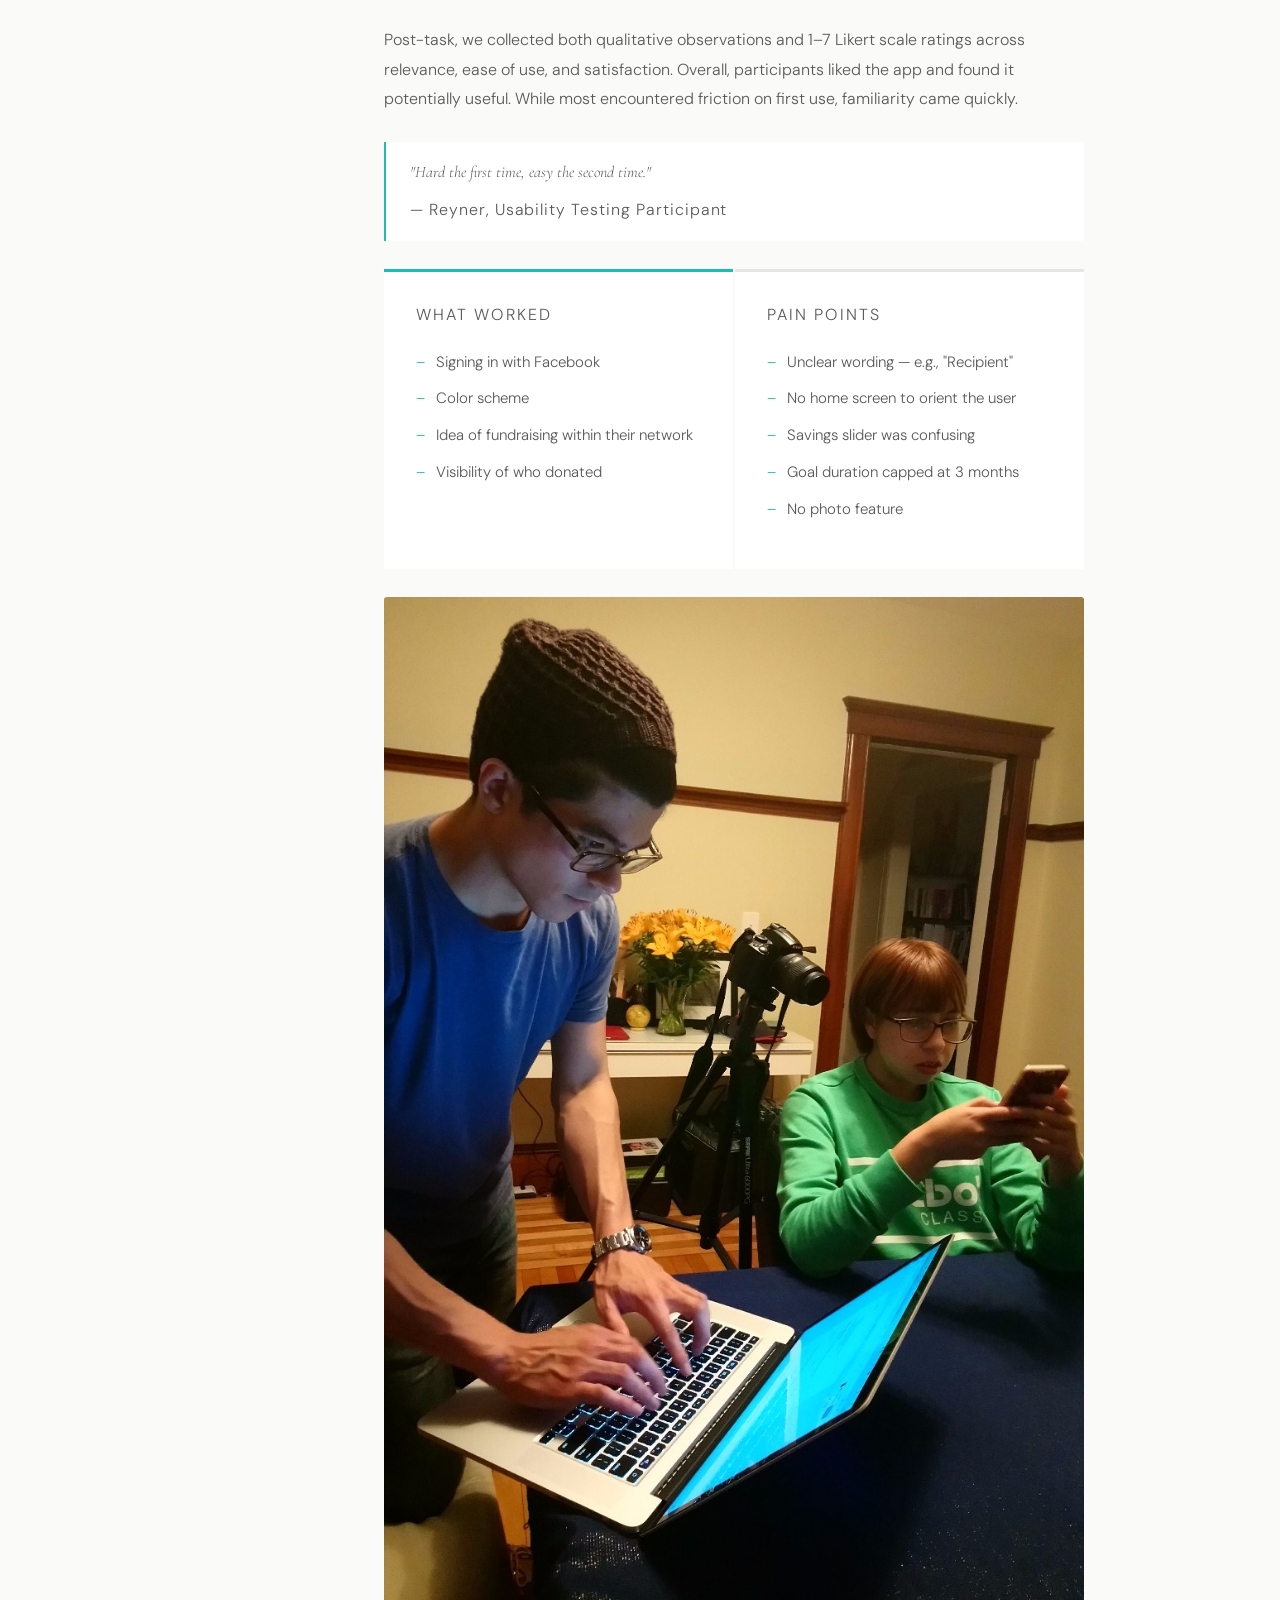
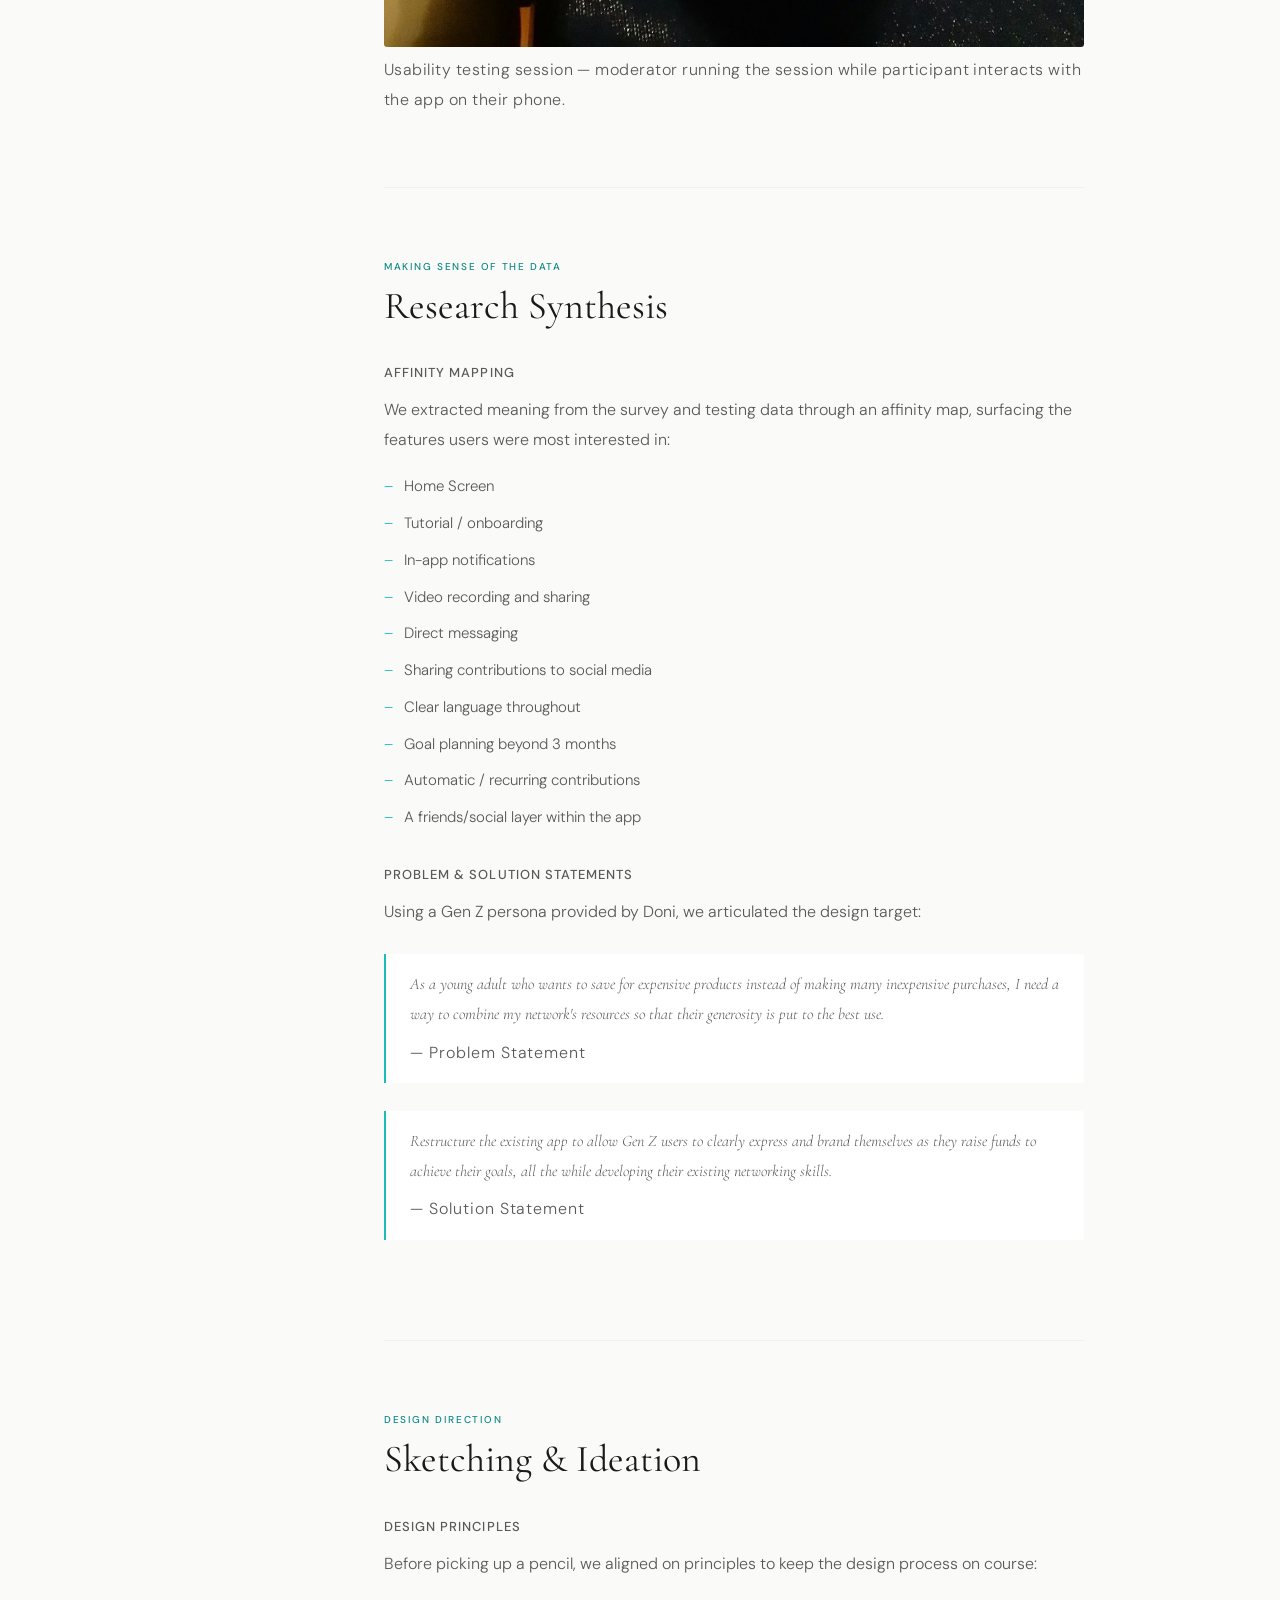
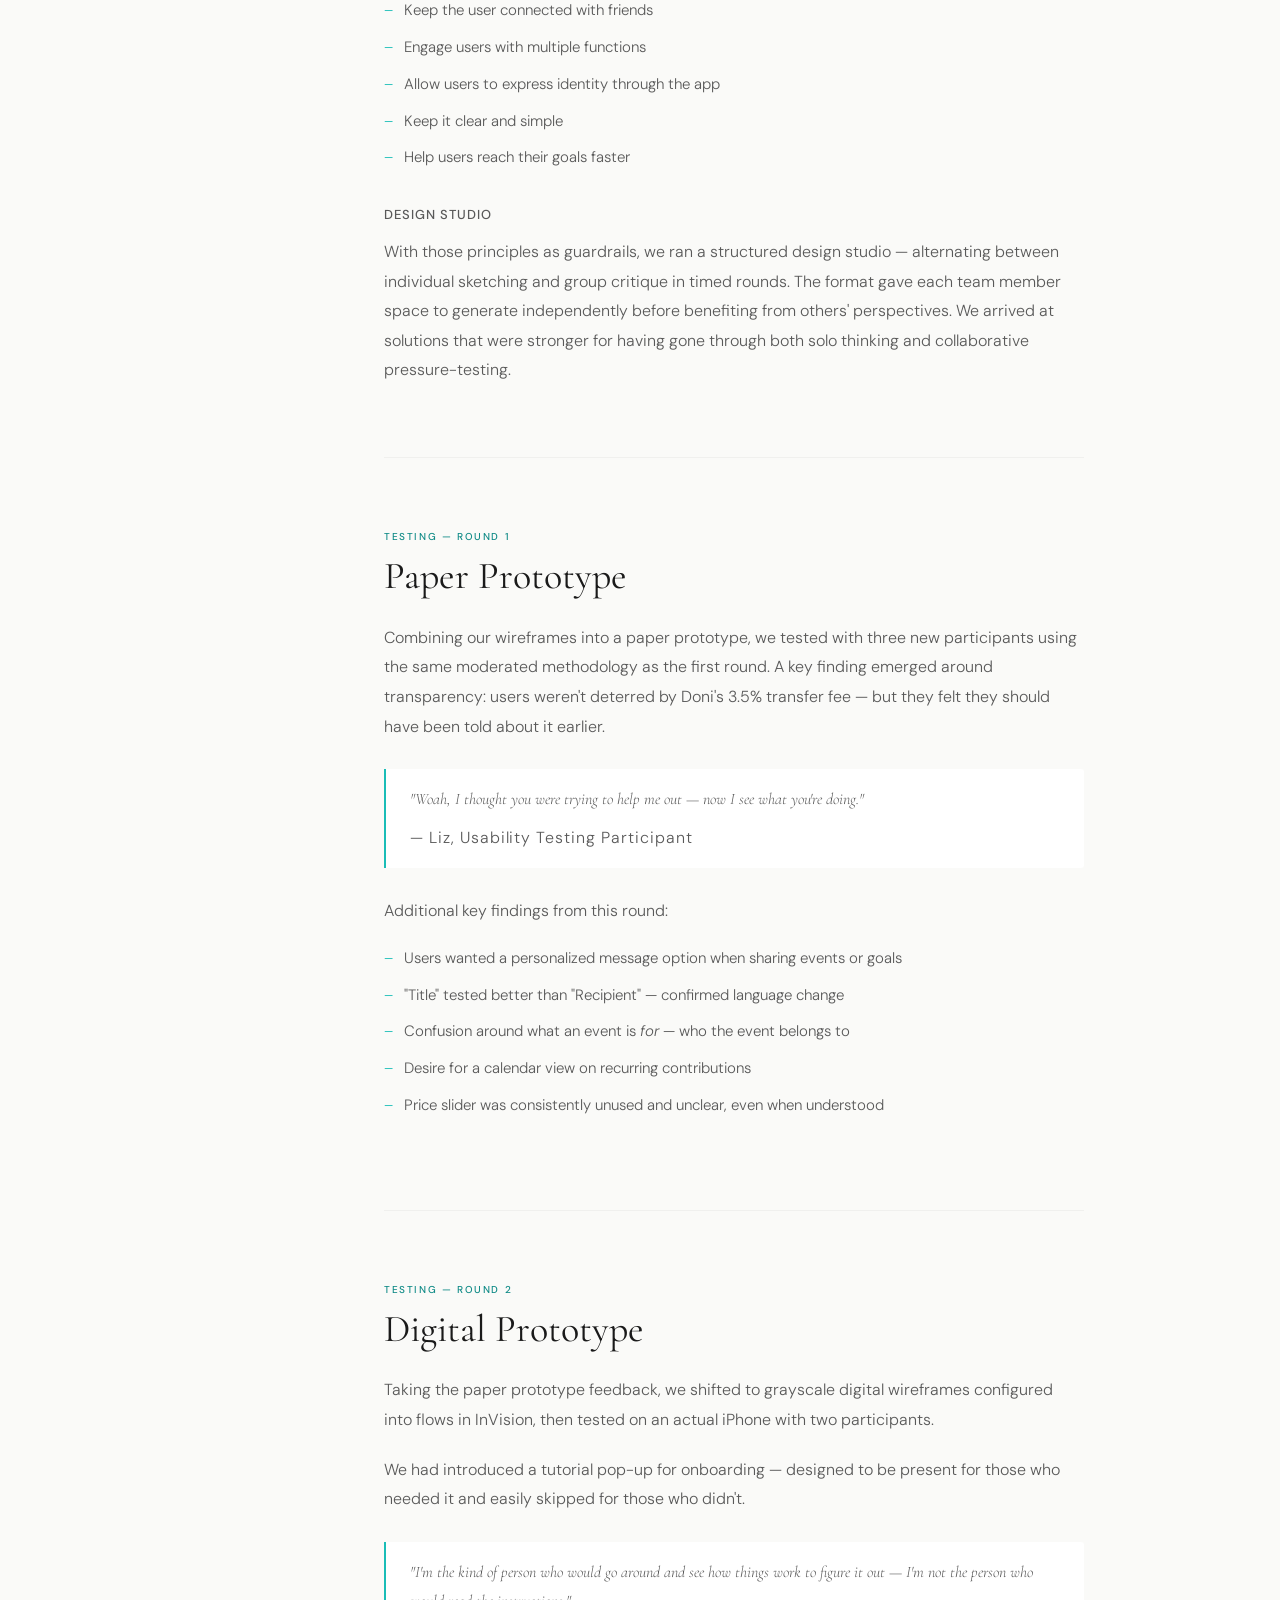
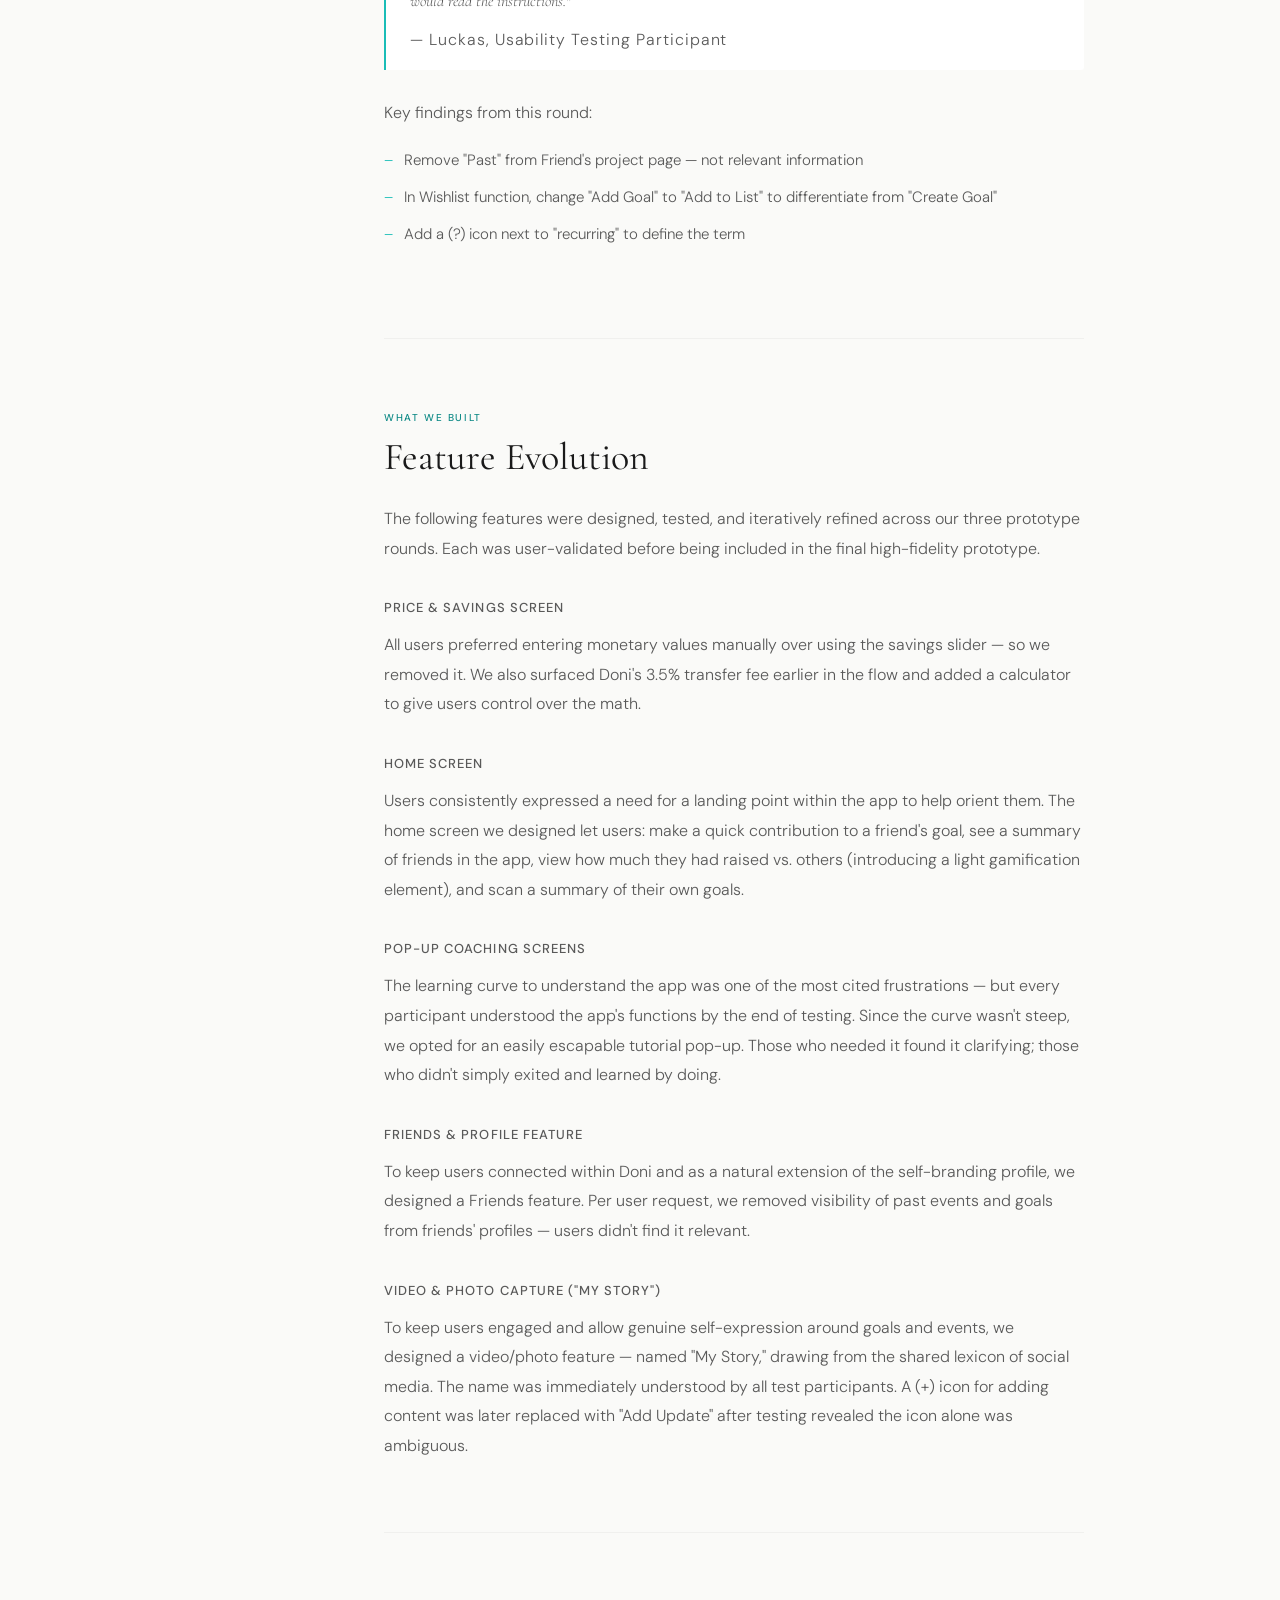
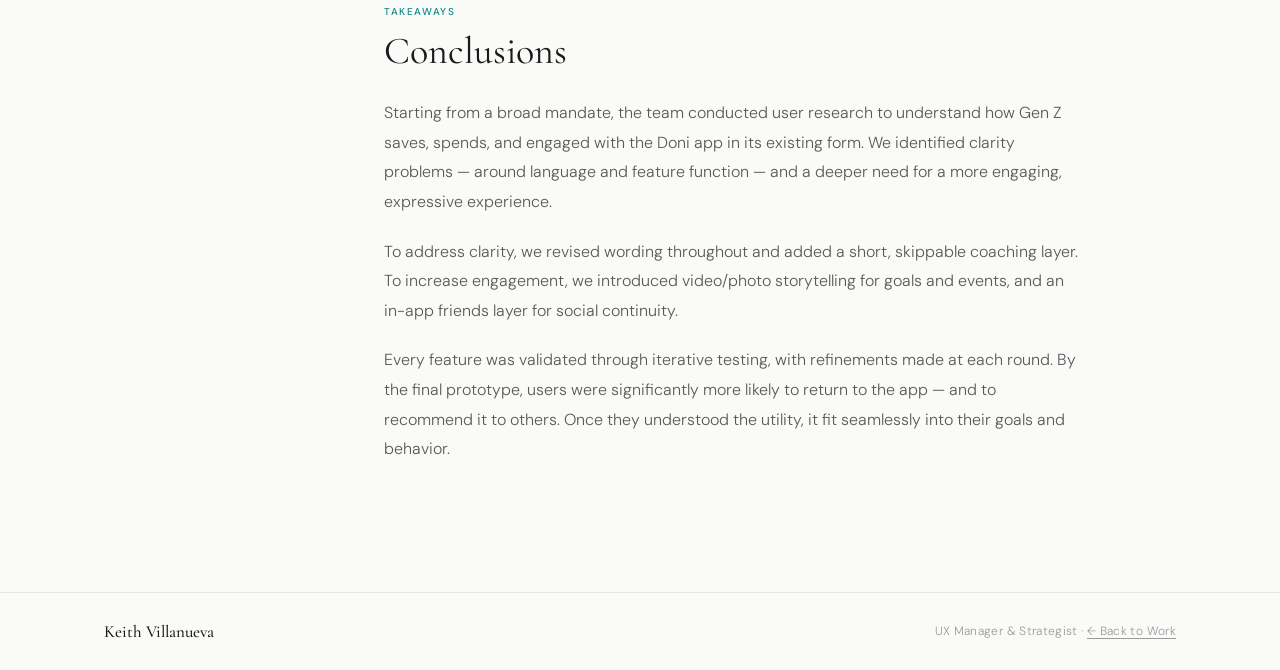
<file: case-study-doni.html>
<!DOCTYPE html>
<html lang="en">
<head>
  <meta charset="UTF-8">
  <meta name="viewport" content="width=device-width, initial-scale=1.0">
  <title>Gen Z FinTech App — Keith Villanueva</title>
  <meta name="description" content="UX research and iterative design for Doni, a Gen Z fintech app. Three rounds of usability testing validated new features to increase engagement and return rate.">

  <link rel="preconnect" href="https://fonts.googleapis.com">
  <link rel="preconnect" href="https://fonts.gstatic.com" crossorigin>
  <link href="https://fonts.googleapis.com/css2?family=Cormorant+Garamond:ital,wght@0,300;0,400;0,500;0,600;1,300;1,400;1,500&family=DM+Sans:ital,opsz,wght@0,9..40,300;0,9..40,400;0,9..40,500;1,9..40,300;1,9..40,400&display=swap" rel="stylesheet">

  <link rel="stylesheet" href="style.css">
</head>
<body>

  <!-- ===================== NAVIGATION ===================== -->
  <nav class="nav" id="nav">
    <div class="nav__inner">
      <a href="index.html" class="nav__logo">Keith Villanueva</a>
      <div class="nav__links" id="navLinks">
        <a href="index.html#work" class="nav__link">Work</a>
        <a href="index.html#about" class="nav__link">About</a>
        <a href="index.html#contact" class="nav__link">Contact</a>
      </div>
      <button class="nav__toggle" id="navToggle" aria-label="Toggle navigation">
        <span></span>
        <span></span>
        <span></span>
      </button>
    </div>
  </nav>

  <!-- ===================== HERO IMAGE ===================== -->
  <img src="images/doni/hero.png" alt="Doni app on iPhone" class="cs-hero-image" style="margin-top: 64px;">

  <!-- ===================== CASE STUDY HERO ===================== -->
  <header class="cs-hero">
    <div class="container">
      <a href="index.html#work" class="cs-hero__back">← Back to Work</a>
      <div class="cs-hero__tags">
        <span class="tag">User Research</span>
        <span class="tag">Usability Testing</span>
        <span class="tag">Prototyping</span>
      </div>
      <h1 class="cs-hero__title">Gen Z<br>FinTech App</h1>
      <p class="cs-hero__org">Doni Inc. · 2017</p>
      <div class="cs-meta">
        <div class="cs-meta__item">
          <span class="cs-meta__label">Client</span>
          <span class="cs-meta__value">Doni Inc.</span>
        </div>
        <div class="cs-meta__item">
          <span class="cs-meta__label">Role</span>
          <span class="cs-meta__value">Project Lead</span>
        </div>
        <div class="cs-meta__item">
          <span class="cs-meta__label">Year</span>
          <span class="cs-meta__value">2017</span>
        </div>
        <div class="cs-meta__item">
          <span class="cs-meta__label">Skills</span>
          <span class="cs-meta__value">User Research · Usability Testing<br>Research Synthesis · Prototyping</span>
        </div>
      </div>
    </div>
  </header>

  <!-- ===================== CASE STUDY BODY ===================== -->
  <main class="cs-body">
    <div class="container">
      <div class="cs-layout">

        <!-- Table of Contents -->
        <aside class="cs-toc">
          <span class="cs-toc__label">Contents</span>
          <nav class="cs-toc__list">
            <a href="#context" class="cs-toc__link">Context</a>
            <a href="#objective" class="cs-toc__link">Objective &amp; Goal</a>
            <a href="#heuristic" class="cs-toc__link">Heuristic Evaluation</a>
            <a href="#research" class="cs-toc__link">User Research</a>
            <a href="#synthesis" class="cs-toc__link">Research Synthesis</a>
            <a href="#ideation" class="cs-toc__link">Sketching &amp; Ideation</a>
            <a href="#iteration-1" class="cs-toc__link">Testing — Round 1</a>
            <a href="#iteration-2" class="cs-toc__link">Testing — Round 2</a>
            <a href="#features" class="cs-toc__link">Feature Evolution</a>
            <a href="#conclusions" class="cs-toc__link">Conclusions</a>
          </nav>
        </aside>

        <!-- Content -->
        <div class="cs-content">

          <section class="cs-section" id="context">
            <span class="cs-section__label">Overview</span>
            <h2 class="cs-section__title">Context</h2>
            <p>Doni is an application designed to help people — particularly Generation Z — source and gather contributions from their networks to achieve financial goals more quickly. The product also aims to teach Gen Z best financial practices by offering features to advertise goals, events, and wishlists to a user's personal network.</p>
            <p>The product was fully functional. Doni wanted input from UX designers to ensure it would resonate with and retain its target audience.</p>
          </section>

          <section class="cs-section" id="objective">
            <span class="cs-section__label">Framing the Work</span>
            <h2 class="cs-section__title">Objective &amp; Goal</h2>
            <p><strong>Objective:</strong> Doni wanted to optimize their existing app and adopt new design features to ensure success with Generation Z — defined in terms of user engagement, satisfaction, return rate, and likelihood to recommend.</p>
            <p><strong>Goal:</strong> Conduct user research and usability testing to identify pain points in the existing app. Use those insights to make design changes, then prototype and validate with users.</p>
          </section>

          <section class="cs-section" id="heuristic">
            <span class="cs-section__label">Discovery</span>
            <h2 class="cs-section__title">Heuristic Evaluation</h2>

            <img src="images/doni/jakob-nielsen.jpg" alt="Jakob Nielsen" class="cs-inline-img">

            <p>We began with a heuristic evaluation to acquaint ourselves with the Doni app — keeping our biases clear by using Jakob Nielsen's 10 usability heuristics as a framework. We committed to only designing on observations that were later validated by users in testing; the evaluation was a lens, not a verdict.</p>
            <p>A selection of issues identified:</p>

            <table class="cs-table">
              <thead>
                <tr>
                  <th>Issue</th>
                  <th>Heuristic Violated</th>
                  <th>Severity</th>
                </tr>
              </thead>
              <tbody>
                <tr>
                  <td>Unclear meaning of heart icon on My Goals</td>
                  <td>#1 — Visibility of System Status</td>
                  <td>2</td>
                </tr>
                <tr>
                  <td>"Hey" pop-up when creating a custom occasion — clumsy and misplaced for the task context</td>
                  <td>#8 — Aesthetic &amp; Minimalist Design</td>
                  <td>2</td>
                </tr>
              </tbody>
            </table>

            <div class="cs-img-group">
              <figure>
                <img src="images/doni/phone-screen-1.png" alt="Doni Goals screen">
                <figcaption>Goals screen — unclear heart icon</figcaption>
              </figure>
              <figure>
                <img src="images/doni/phone-screen-2.png" alt="Doni 'Hey' occasion screen">
                <figcaption>"Hey" pop-up — heuristic violation #8</figcaption>
              </figure>
            </div>
          </section>

          <section class="cs-section" id="research">
            <span class="cs-section__label">Research</span>
            <h2 class="cs-section__title">User Research</h2>

            <h3 class="cs-subsection-title">Survey</h3>
            <p>To understand how Generation Z functions as a whole, we created a survey using Google Forms and distributed it to personal networks, targeting age-appropriate respondents.</p>

            <div class="cs-stats-row">
              <div class="cs-stat">
                <span class="cs-stat__number">23</span>
                <span class="cs-stat__label">Survey respondents</span>
              </div>
              <div class="cs-stat">
                <span class="cs-stat__number">14–23</span>
                <span class="cs-stat__label">Age range</span>
              </div>
            </div>

            <div class="cs-img-group">
              <figure>
                <img src="images/doni/survey-gift-control.png" alt="Chart: How much control do you want over your gifts?">
                <figcaption>Most respondents want significant control over their gifts (scale 1–5)</figcaption>
              </figure>
              <figure>
                <img src="images/doni/survey-event-planning.png" alt="Chart: Do you plan special occasions for one another?">
                <figcaption>65% plan special occasions for friends &amp; family</figcaption>
              </figure>
            </div>

            <p>Key findings from the survey:</p>
            <ul class="cs-list">
              <li>87% would ask family for contributions toward a goal</li>
              <li>65% would ask friends for contributions</li>
              <li>Most respondents want control over the gifts they receive</li>
              <li>Among those who plan events for others, many use text or online platforms to coordinate — directly analogous to Doni's use case</li>
            </ul>
            <p>Overall, the survey validated Doni's strategy. Gen Z has clear interest in controlling their gifts, will source their close networks for contributions, and already uses similar platforms to coordinate events. The opportunity is real — as long as the product keeps users engaged.</p>

            <h3 class="cs-subsection-title">Usability Testing</h3>
            <p>We tested the existing app with four participants, starting with background questions to contextualize each person and ease them into the session. Participants were then asked to complete four core tasks: Sign Up, Create an Event, Create a Goal, and Create a Wishlist.</p>

            <div class="cs-participants">
              <div class="cs-participant">
                <img src="images/doni/participant-1.png" alt="Fernanda">
                <span class="cs-participant__name">Fernanda</span>
              </div>
              <div class="cs-participant">
                <img src="images/doni/participant-2.png" alt="InHang">
                <span class="cs-participant__name">InHang</span>
              </div>
              <div class="cs-participant">
                <img src="images/doni/participant-3.png" alt="Luckas">
                <span class="cs-participant__name">Luckas</span>
              </div>
              <div class="cs-participant">
                <img src="images/doni/participant-4.png" alt="Reyner">
                <span class="cs-participant__name">Reyner</span>
              </div>
            </div>

            <p>Post-task, we collected both qualitative observations and 1–7 Likert scale ratings across relevance, ease of use, and satisfaction. Overall, participants liked the app and found it potentially useful. While most encountered friction on first use, familiarity came quickly.</p>

            <div class="cs-quote">
              <p class="cs-quote__text">"Hard the first time, easy the second time."</p>
              <p class="cs-quote__attr">— Reyner, Usability Testing Participant</p>
            </div>

            <div class="cs-findings">
              <div class="cs-findings__group cs-findings__group--good">
                <p class="cs-findings__title">What Worked</p>
                <ul class="cs-list">
                  <li>Signing in with Facebook</li>
                  <li>Color scheme</li>
                  <li>Idea of fundraising within their network</li>
                  <li>Visibility of who donated</li>
                </ul>
              </div>
              <div class="cs-findings__group cs-findings__group--bad">
                <p class="cs-findings__title">Pain Points</p>
                <ul class="cs-list">
                  <li>Unclear wording — e.g., "Recipient"</li>
                  <li>No home screen to orient the user</li>
                  <li>Savings slider was confusing</li>
                  <li>Goal duration capped at 3 months</li>
                  <li>No photo feature</li>
                </ul>
              </div>
            </div>

            <img src="images/doni/hifi-mockup.jpg" alt="Usability testing session — researcher and participant" class="cs-img">
            <p class="cs-img-caption">Usability testing session — moderator running the session while participant interacts with the app on their phone.</p>
          </section>

          <section class="cs-section" id="synthesis">
            <span class="cs-section__label">Making Sense of the Data</span>
            <h2 class="cs-section__title">Research Synthesis</h2>

            <h3 class="cs-subsection-title">Affinity Mapping</h3>
            <p>We extracted meaning from the survey and testing data through an affinity map, surfacing the features users were most interested in:</p>
            <ul class="cs-list">
              <li>Home Screen</li>
              <li>Tutorial / onboarding</li>
              <li>In-app notifications</li>
              <li>Video recording and sharing</li>
              <li>Direct messaging</li>
              <li>Sharing contributions to social media</li>
              <li>Clear language throughout</li>
              <li>Goal planning beyond 3 months</li>
              <li>Automatic / recurring contributions</li>
              <li>A friends/social layer within the app</li>
            </ul>

            <h3 class="cs-subsection-title">Problem &amp; Solution Statements</h3>
            <p>Using a Gen Z persona provided by Doni, we articulated the design target:</p>

            <div class="cs-quote">
              <p class="cs-quote__text">As a young adult who wants to save for expensive products instead of making many inexpensive purchases, I need a way to combine my network's resources so that their generosity is put to the best use.</p>
              <p class="cs-quote__attr">— Problem Statement</p>
            </div>

            <div class="cs-quote">
              <p class="cs-quote__text">Restructure the existing app to allow Gen Z users to clearly express and brand themselves as they raise funds to achieve their goals, all the while developing their existing networking skills.</p>
              <p class="cs-quote__attr">— Solution Statement</p>
            </div>
          </section>

          <section class="cs-section" id="ideation">
            <span class="cs-section__label">Design Direction</span>
            <h2 class="cs-section__title">Sketching &amp; Ideation</h2>

            <h3 class="cs-subsection-title">Design Principles</h3>
            <p>Before picking up a pencil, we aligned on principles to keep the design process on course:</p>
            <ul class="cs-list">
              <li>Keep the user connected with friends</li>
              <li>Engage users with multiple functions</li>
              <li>Allow users to express identity through the app</li>
              <li>Keep it clear and simple</li>
              <li>Help users reach their goals faster</li>
            </ul>

            <h3 class="cs-subsection-title">Design Studio</h3>
            <p>With those principles as guardrails, we ran a structured design studio — alternating between individual sketching and group critique in timed rounds. The format gave each team member space to generate independently before benefiting from others' perspectives. We arrived at solutions that were stronger for having gone through both solo thinking and collaborative pressure-testing.</p>
          </section>

          <section class="cs-section" id="iteration-1">
            <span class="cs-section__label">Testing — Round 1</span>
            <h2 class="cs-section__title">Paper Prototype</h2>
            <p>Combining our wireframes into a paper prototype, we tested with three new participants using the same moderated methodology as the first round. A key finding emerged around transparency: users weren't deterred by Doni's 3.5% transfer fee — but they felt they should have been told about it earlier.</p>

            <div class="cs-quote">
              <p class="cs-quote__text">"Woah, I thought you were trying to help me out — now I see what you're doing."</p>
              <p class="cs-quote__attr">— Liz, Usability Testing Participant</p>
            </div>

            <p>Additional key findings from this round:</p>
            <ul class="cs-list">
              <li>Users wanted a personalized message option when sharing events or goals</li>
              <li>"Title" tested better than "Recipient" — confirmed language change</li>
              <li>Confusion around what an event is <em>for</em> — who the event belongs to</li>
              <li>Desire for a calendar view on recurring contributions</li>
              <li>Price slider was consistently unused and unclear, even when understood</li>
            </ul>
          </section>

          <section class="cs-section" id="iteration-2">
            <span class="cs-section__label">Testing — Round 2</span>
            <h2 class="cs-section__title">Digital Prototype</h2>
            <p>Taking the paper prototype feedback, we shifted to grayscale digital wireframes configured into flows in InVision, then tested on an actual iPhone with two participants.</p>
            <p>We had introduced a tutorial pop-up for onboarding — designed to be present for those who needed it and easily skipped for those who didn't.</p>

            <div class="cs-quote">
              <p class="cs-quote__text">"I'm the kind of person who would go around and see how things work to figure it out — I'm not the person who would read the instructions."</p>
              <p class="cs-quote__attr">— Luckas, Usability Testing Participant</p>
            </div>

            <p>Key findings from this round:</p>
            <ul class="cs-list">
              <li>Remove "Past" from Friend's project page — not relevant information</li>
              <li>In Wishlist function, change "Add Goal" to "Add to List" to differentiate from "Create Goal"</li>
              <li>Add a (?) icon next to "recurring" to define the term</li>
            </ul>
          </section>

          <section class="cs-section" id="features">
            <span class="cs-section__label">What We Built</span>
            <h2 class="cs-section__title">Feature Evolution</h2>
            <p>The following features were designed, tested, and iteratively refined across our three prototype rounds. Each was user-validated before being included in the final high-fidelity prototype.</p>

            <h3 class="cs-subsection-title">Price &amp; Savings Screen</h3>
            <p>All users preferred entering monetary values manually over using the savings slider — so we removed it. We also surfaced Doni's 3.5% transfer fee earlier in the flow and added a calculator to give users control over the math.</p>

            <h3 class="cs-subsection-title">Home Screen</h3>
            <p>Users consistently expressed a need for a landing point within the app to help orient them. The home screen we designed let users: make a quick contribution to a friend's goal, see a summary of friends in the app, view how much they had raised vs. others (introducing a light gamification element), and scan a summary of their own goals.</p>

            <h3 class="cs-subsection-title">Pop-Up Coaching Screens</h3>
            <p>The learning curve to understand the app was one of the most cited frustrations — but every participant understood the app's functions by the end of testing. Since the curve wasn't steep, we opted for an easily escapable tutorial pop-up. Those who needed it found it clarifying; those who didn't simply exited and learned by doing.</p>

            <h3 class="cs-subsection-title">Friends &amp; Profile Feature</h3>
            <p>To keep users connected within Doni and as a natural extension of the self-branding profile, we designed a Friends feature. Per user request, we removed visibility of past events and goals from friends' profiles — users didn't find it relevant.</p>

            <h3 class="cs-subsection-title">Video &amp; Photo Capture ("My Story")</h3>
            <p>To keep users engaged and allow genuine self-expression around goals and events, we designed a video/photo feature — named "My Story," drawing from the shared lexicon of social media. The name was immediately understood by all test participants. A (+) icon for adding content was later replaced with "Add Update" after testing revealed the icon alone was ambiguous.</p>
          </section>

          <section class="cs-section" id="conclusions">
            <span class="cs-section__label">Takeaways</span>
            <h2 class="cs-section__title">Conclusions</h2>
            <p>Starting from a broad mandate, the team conducted user research to understand how Gen Z saves, spends, and engaged with the Doni app in its existing form. We identified clarity problems — around language and feature function — and a deeper need for a more engaging, expressive experience.</p>
            <p>To address clarity, we revised wording throughout and added a short, skippable coaching layer. To increase engagement, we introduced video/photo storytelling for goals and events, and an in-app friends layer for social continuity.</p>
            <p>Every feature was validated through iterative testing, with refinements made at each round. By the final prototype, users were significantly more likely to return to the app — and to recommend it to others. Once they understood the utility, it fit seamlessly into their goals and behavior.</p>
          </section>

        </div>
      </div>
    </div>
  </main>

  <!-- ===================== FOOTER ===================== -->
  <footer class="footer">
    <div class="container">
      <div class="footer__inner">
        <p class="footer__name">Keith Villanueva</p>
        <p class="footer__copy">UX Manager &amp; Strategist · <a href="index.html#work" style="color:inherit; text-decoration: underline; text-underline-offset: 3px;">← Back to Work</a></p>
      </div>
    </div>
  </footer>

  <script src="script.js"></script>
</body>
</html>
</file>
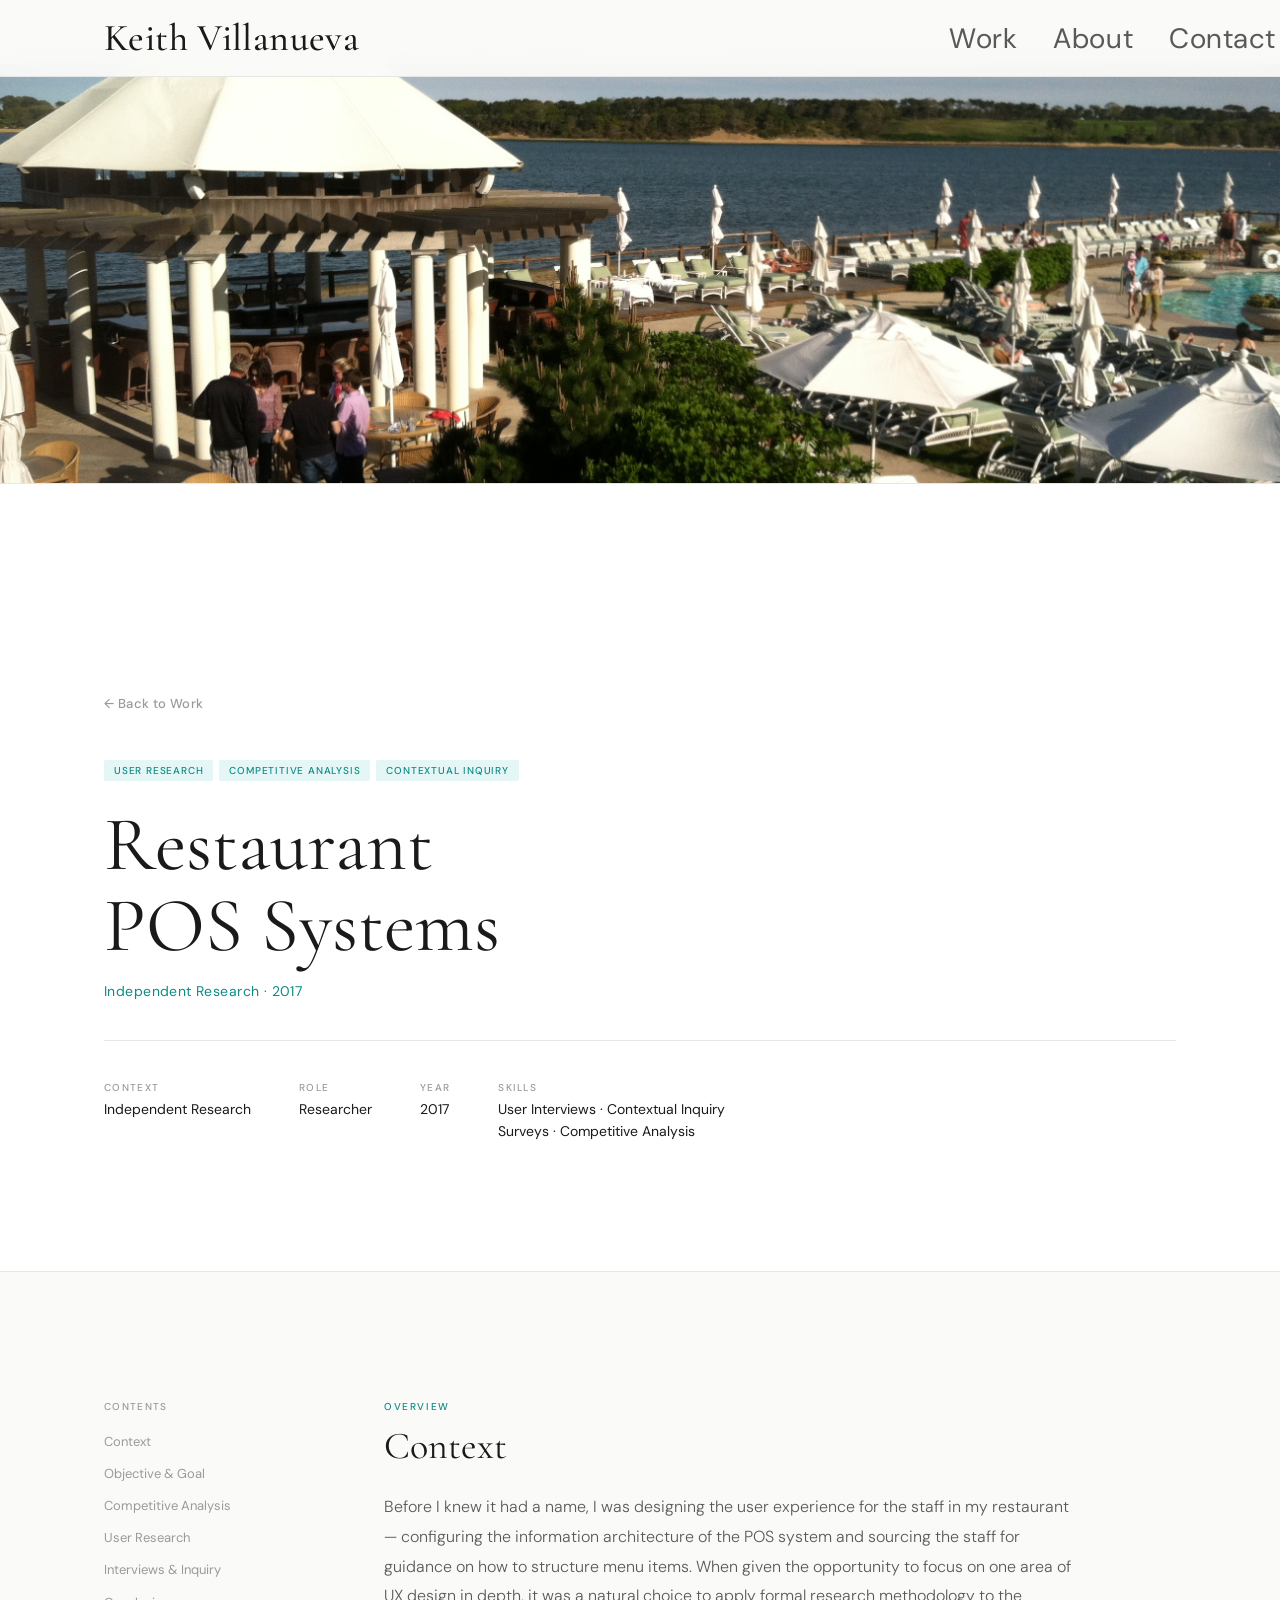
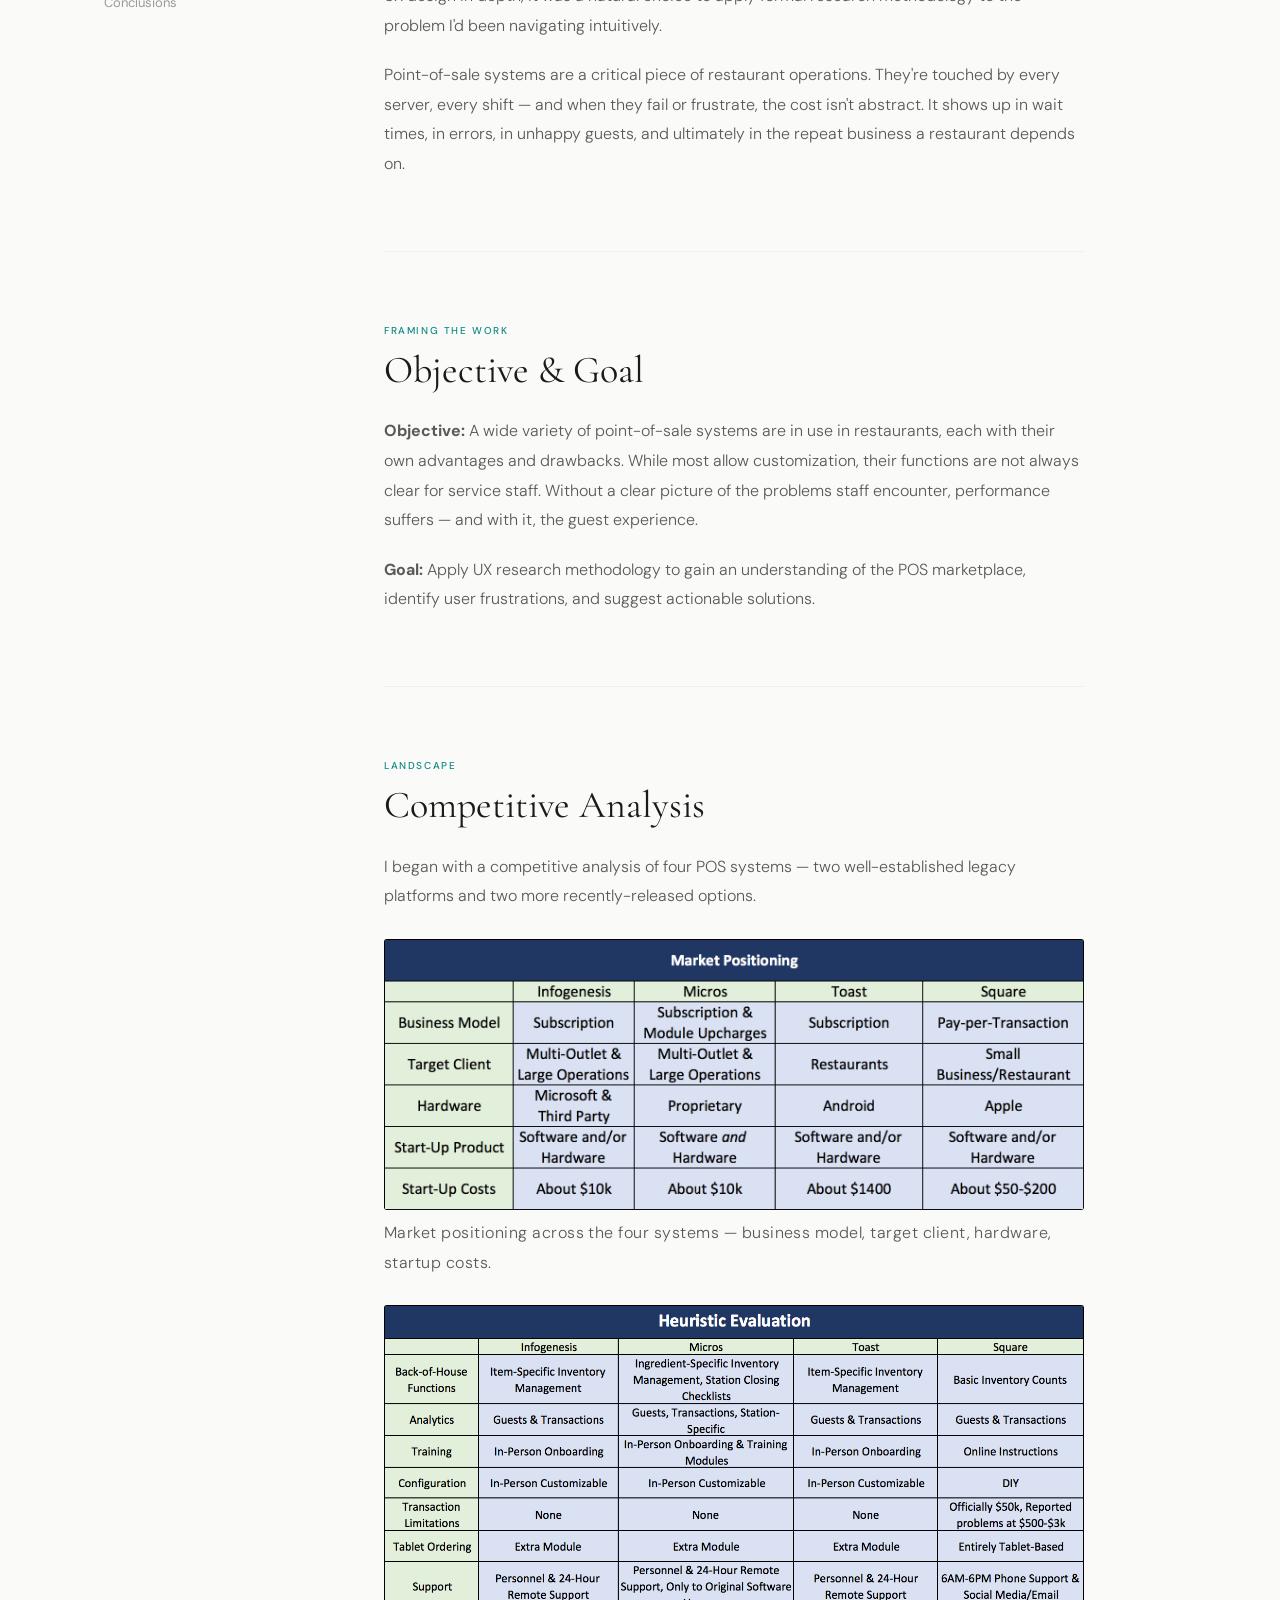
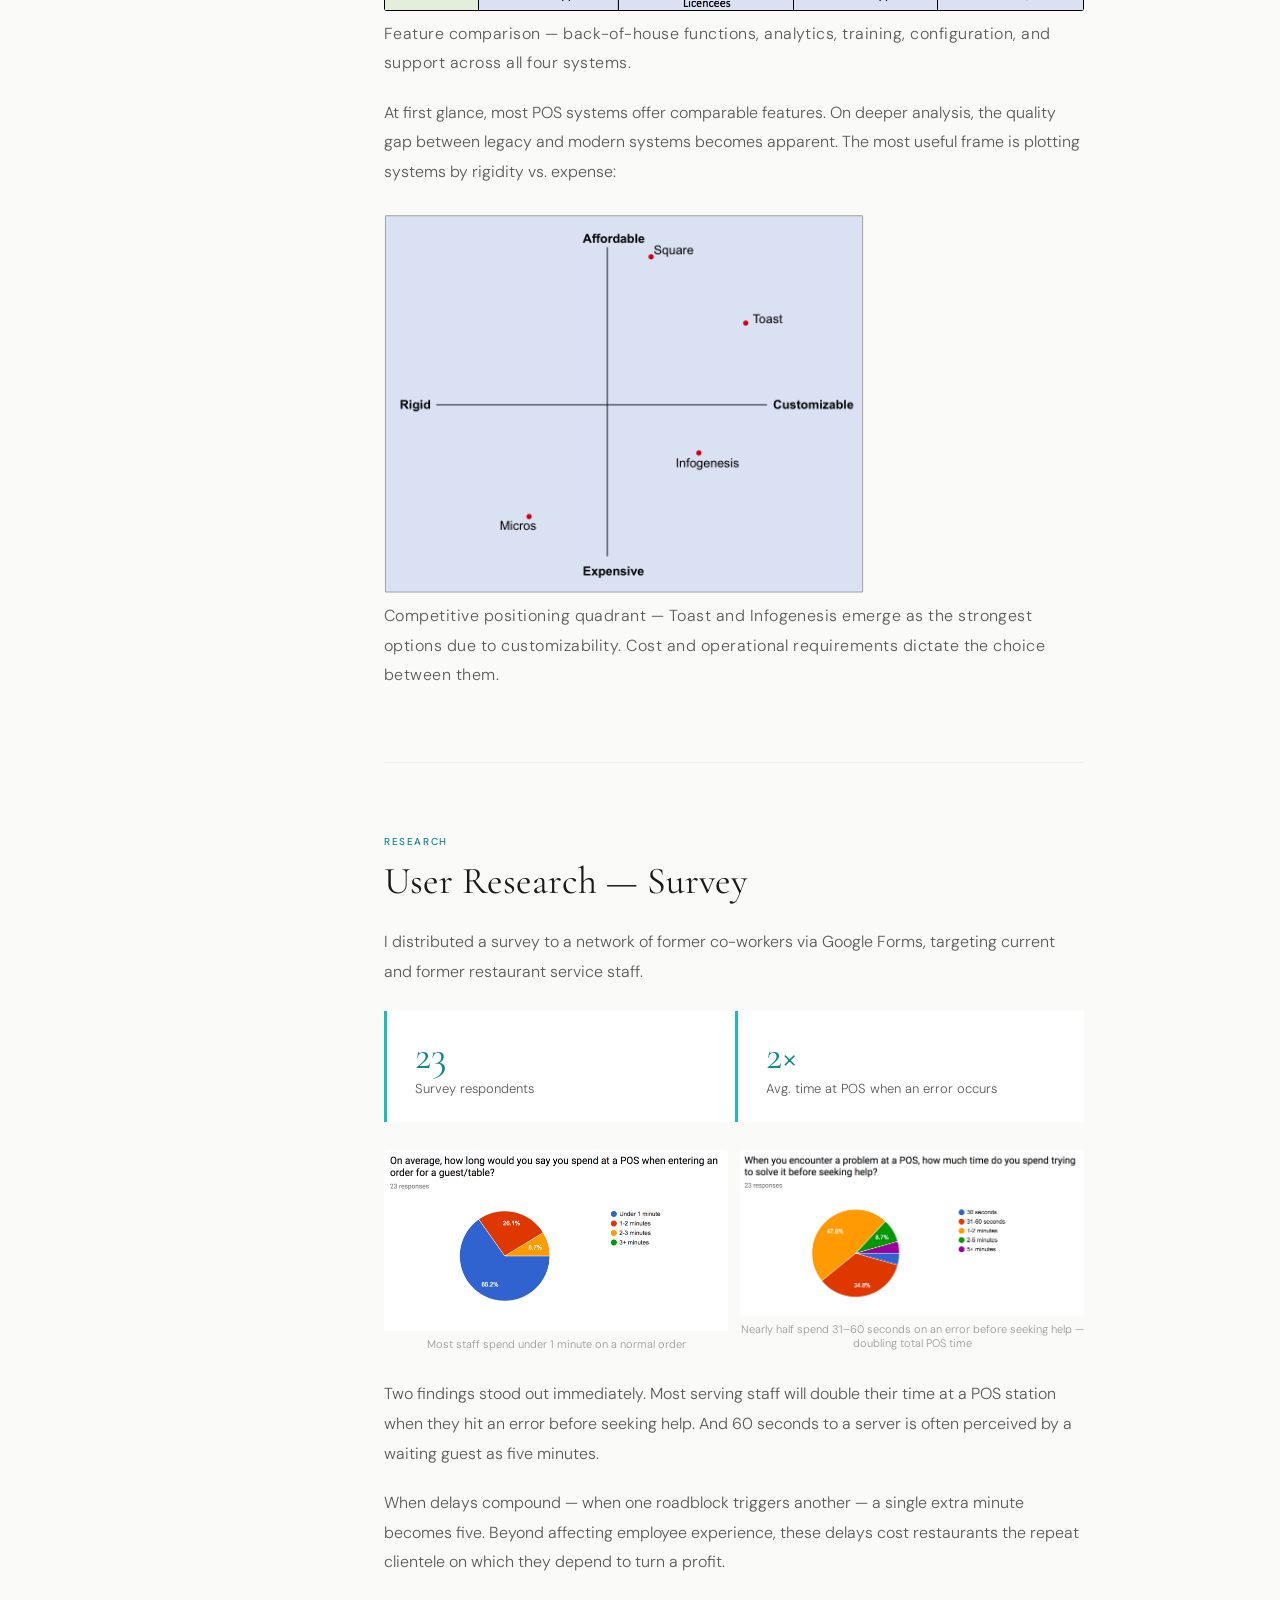
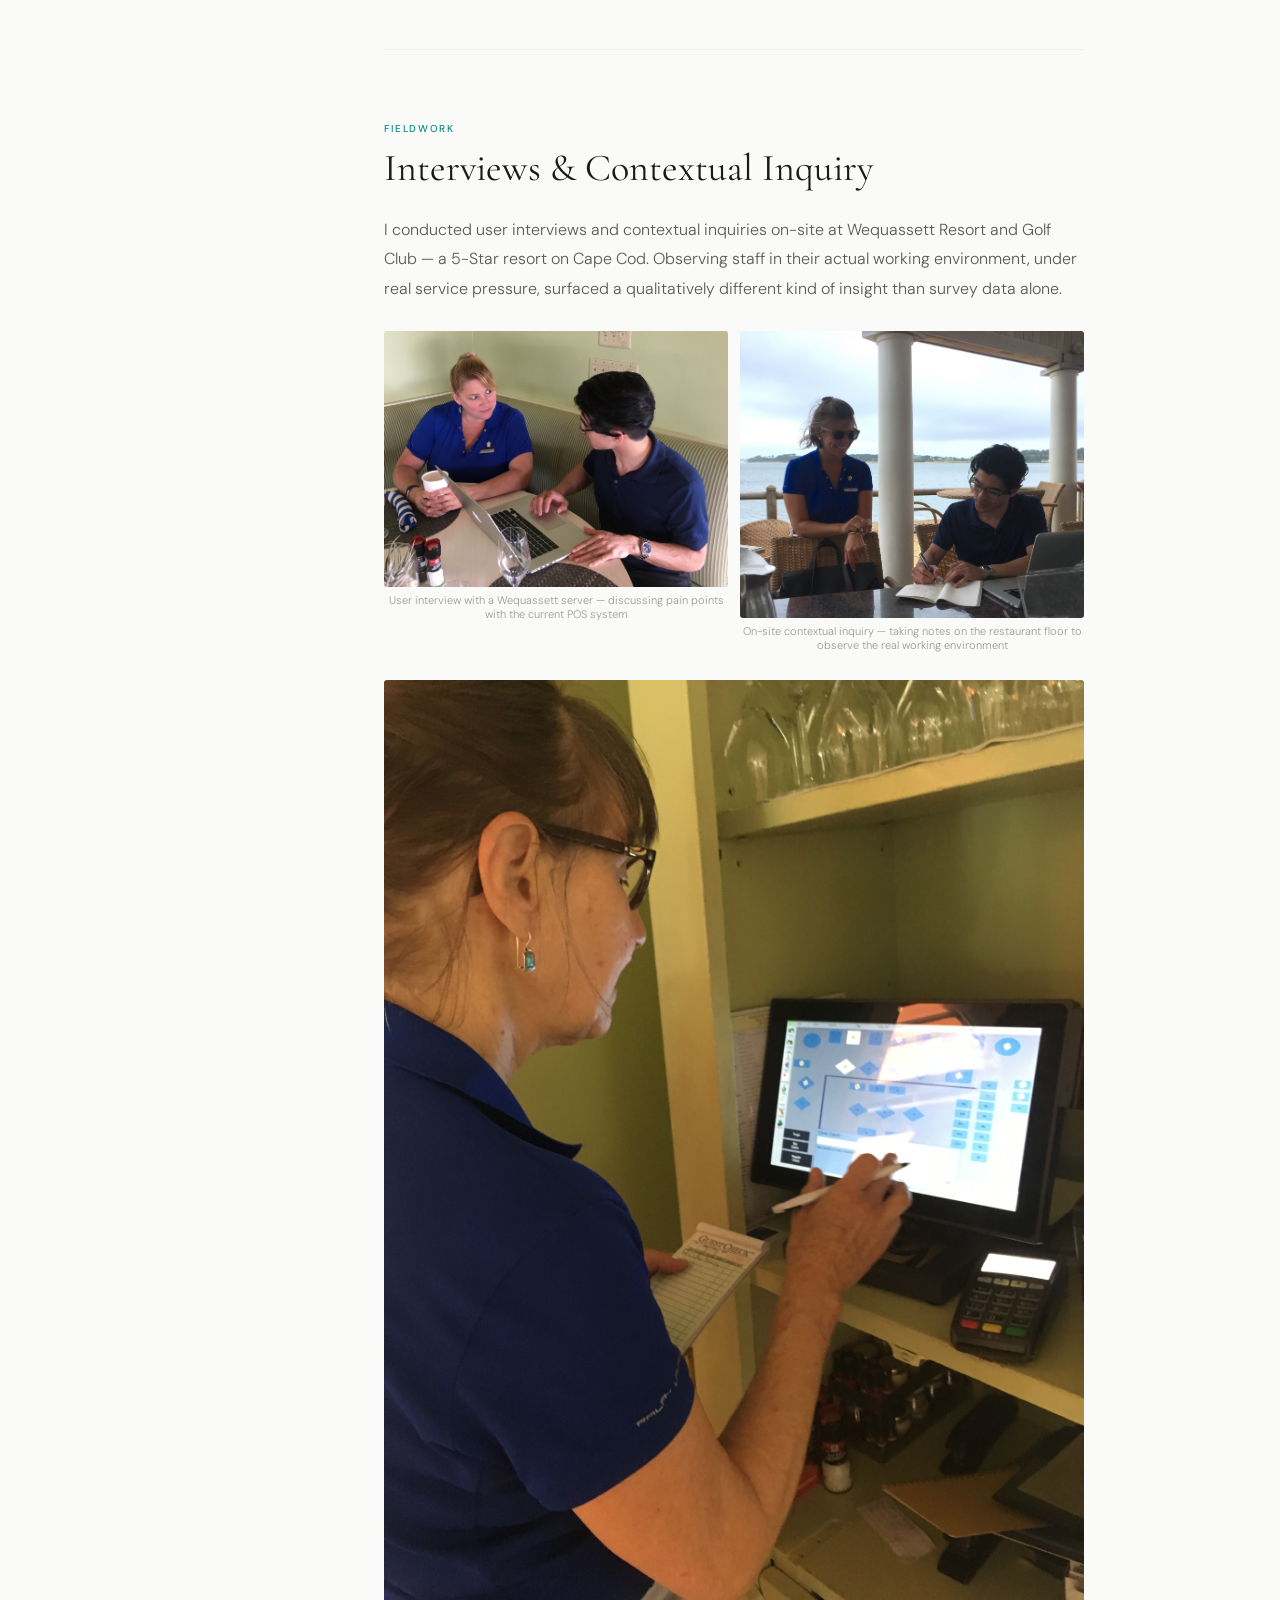
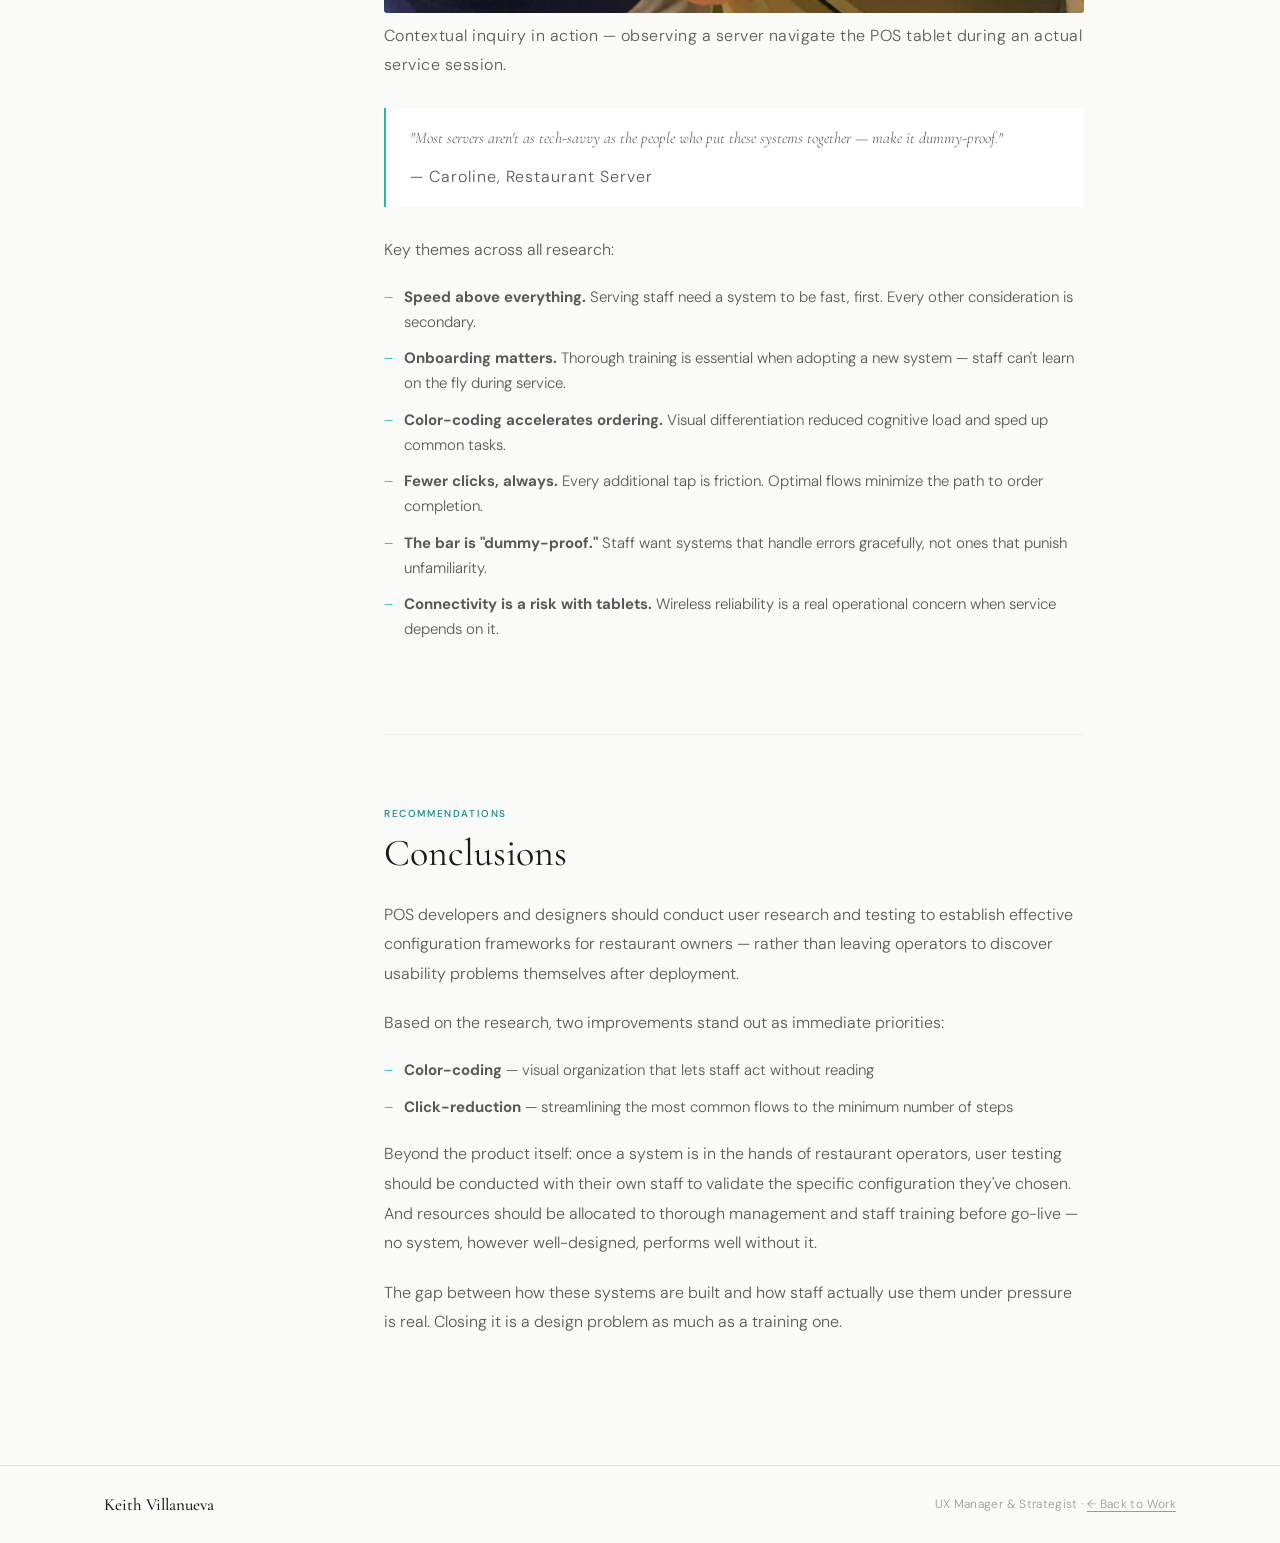
<file: case-study-pos.html>
<!DOCTYPE html>
<html lang="en">
<head>
  <meta charset="UTF-8">
  <meta name="viewport" content="width=device-width, initial-scale=1.0">
  <title>Restaurant POS Systems — Keith Villanueva</title>
  <meta name="description" content="UX research applied to the restaurant point-of-sale landscape. Competitive analysis, surveys, user interviews, and contextual inquiry surfaced what staff actually need from these systems.">

  <link rel="preconnect" href="https://fonts.googleapis.com">
  <link rel="preconnect" href="https://fonts.gstatic.com" crossorigin>
  <link href="https://fonts.googleapis.com/css2?family=Cormorant+Garamond:ital,wght@0,300;0,400;0,500;0,600;1,300;1,400;1,500&family=DM+Sans:ital,opsz,wght@0,9..40,300;0,9..40,400;0,9..40,500;1,9..40,300;1,9..40,400&display=swap" rel="stylesheet">

  <link rel="stylesheet" href="style.css">
</head>
<body>

  <!-- ===================== NAVIGATION ===================== -->
  <nav class="nav" id="nav">
    <div class="nav__inner">
      <a href="index.html" class="nav__logo">Keith Villanueva</a>
      <div class="nav__links" id="navLinks">
        <a href="index.html#work" class="nav__link">Work</a>
        <a href="index.html#about" class="nav__link">About</a>
        <a href="index.html#contact" class="nav__link">Contact</a>
      </div>
      <button class="nav__toggle" id="navToggle" aria-label="Toggle navigation">
        <span></span>
        <span></span>
        <span></span>
      </button>
    </div>
  </nav>

  <!-- ===================== HERO IMAGE ===================== -->
  <img src="images/pos/hero.jpg" alt="Wequassett Resort — site of contextual inquiry fieldwork" class="cs-hero-image" style="margin-top: 64px; object-position: center 40%;">

  <!-- ===================== CASE STUDY HERO ===================== -->
  <header class="cs-hero">
    <div class="container">
      <a href="index.html#work" class="cs-hero__back">← Back to Work</a>
      <div class="cs-hero__tags">
        <span class="tag">User Research</span>
        <span class="tag">Competitive Analysis</span>
        <span class="tag">Contextual Inquiry</span>
      </div>
      <h1 class="cs-hero__title">Restaurant<br>POS Systems</h1>
      <p class="cs-hero__org">Independent Research · 2017</p>
      <div class="cs-meta">
        <div class="cs-meta__item">
          <span class="cs-meta__label">Context</span>
          <span class="cs-meta__value">Independent Research</span>
        </div>
        <div class="cs-meta__item">
          <span class="cs-meta__label">Role</span>
          <span class="cs-meta__value">Researcher</span>
        </div>
        <div class="cs-meta__item">
          <span class="cs-meta__label">Year</span>
          <span class="cs-meta__value">2017</span>
        </div>
        <div class="cs-meta__item">
          <span class="cs-meta__label">Skills</span>
          <span class="cs-meta__value">User Interviews · Contextual Inquiry<br>Surveys · Competitive Analysis</span>
        </div>
      </div>
    </div>
  </header>

  <!-- ===================== CASE STUDY BODY ===================== -->
  <main class="cs-body">
    <div class="container">
      <div class="cs-layout">

        <!-- Table of Contents -->
        <aside class="cs-toc">
          <span class="cs-toc__label">Contents</span>
          <nav class="cs-toc__list">
            <a href="#context" class="cs-toc__link">Context</a>
            <a href="#objective" class="cs-toc__link">Objective &amp; Goal</a>
            <a href="#competitive" class="cs-toc__link">Competitive Analysis</a>
            <a href="#research" class="cs-toc__link">User Research</a>
            <a href="#interviews" class="cs-toc__link">Interviews &amp; Inquiry</a>
            <a href="#conclusions" class="cs-toc__link">Conclusions</a>
          </nav>
        </aside>

        <!-- Content -->
        <div class="cs-content">

          <section class="cs-section" id="context">
            <span class="cs-section__label">Overview</span>
            <h2 class="cs-section__title">Context</h2>
            <p>Before I knew it had a name, I was designing the user experience for the staff in my restaurant — configuring the information architecture of the POS system and sourcing the staff for guidance on how to structure menu items. When given the opportunity to focus on one area of UX design in depth, it was a natural choice to apply formal research methodology to the problem I'd been navigating intuitively.</p>
            <p>Point-of-sale systems are a critical piece of restaurant operations. They're touched by every server, every shift — and when they fail or frustrate, the cost isn't abstract. It shows up in wait times, in errors, in unhappy guests, and ultimately in the repeat business a restaurant depends on.</p>
          </section>

          <section class="cs-section" id="objective">
            <span class="cs-section__label">Framing the Work</span>
            <h2 class="cs-section__title">Objective &amp; Goal</h2>
            <p><strong>Objective:</strong> A wide variety of point-of-sale systems are in use in restaurants, each with their own advantages and drawbacks. While most allow customization, their functions are not always clear for service staff. Without a clear picture of the problems staff encounter, performance suffers — and with it, the guest experience.</p>
            <p><strong>Goal:</strong> Apply UX research methodology to gain an understanding of the POS marketplace, identify user frustrations, and suggest actionable solutions.</p>
          </section>

          <section class="cs-section" id="competitive">
            <span class="cs-section__label">Landscape</span>
            <h2 class="cs-section__title">Competitive Analysis</h2>
            <p>I began with a competitive analysis of four POS systems — two well-established legacy platforms and two more recently-released options.</p>

            <img src="images/pos/market-positioning.png" alt="Market positioning comparison table: Infogenesis, Micros, Toast, Square" class="cs-img">
            <p class="cs-img-caption">Market positioning across the four systems — business model, target client, hardware, startup costs.</p>

            <img src="images/pos/feature-comparison.png" alt="Heuristic feature comparison across POS systems" class="cs-img">
            <p class="cs-img-caption">Feature comparison — back-of-house functions, analytics, training, configuration, and support across all four systems.</p>

            <p>At first glance, most POS systems offer comparable features. On deeper analysis, the quality gap between legacy and modern systems becomes apparent. The most useful frame is plotting systems by rigidity vs. expense:</p>

            <img src="images/pos/quadrant.png" alt="2x2 quadrant: Affordable/Expensive vs Rigid/Customizable — Toast and Infogenesis emerge as strongest" class="cs-img cs-img--contained">
            <p class="cs-img-caption">Competitive positioning quadrant — Toast and Infogenesis emerge as the strongest options due to customizability. Cost and operational requirements dictate the choice between them.</p>
          </section>

          <section class="cs-section" id="research">
            <span class="cs-section__label">Research</span>
            <h2 class="cs-section__title">User Research — Survey</h2>
            <p>I distributed a survey to a network of former co-workers via Google Forms, targeting current and former restaurant service staff.</p>

            <div class="cs-stats-row">
              <div class="cs-stat">
                <span class="cs-stat__number">23</span>
                <span class="cs-stat__label">Survey respondents</span>
              </div>
              <div class="cs-stat">
                <span class="cs-stat__number">2×</span>
                <span class="cs-stat__label">Avg. time at POS when an error occurs</span>
              </div>
            </div>

            <div class="cs-img-group">
              <figure>
                <img src="images/pos/survey-time-at-pos.png" alt="Chart: How long do you spend at the POS when entering an order?">
                <figcaption>Most staff spend under 1 minute on a normal order</figcaption>
              </figure>
              <figure>
                <img src="images/pos/survey-error-time.png" alt="Chart: How long do you try to solve a POS problem before seeking help?">
                <figcaption>Nearly half spend 31–60 seconds on an error before seeking help — doubling total POS time</figcaption>
              </figure>
            </div>

            <p>Two findings stood out immediately. Most serving staff will double their time at a POS station when they hit an error before seeking help. And 60 seconds to a server is often perceived by a waiting guest as five minutes.</p>
            <p>When delays compound — when one roadblock triggers another — a single extra minute becomes five. Beyond affecting employee experience, these delays cost restaurants the repeat clientele on which they depend to turn a profit.</p>
          </section>

          <section class="cs-section" id="interviews">
            <span class="cs-section__label">Fieldwork</span>
            <h2 class="cs-section__title">Interviews &amp; Contextual Inquiry</h2>
            <p>I conducted user interviews and contextual inquiries on-site at Wequassett Resort and Golf Club — a 5-Star resort on Cape Cod. Observing staff in their actual working environment, under real service pressure, surfaced a qualitatively different kind of insight than survey data alone.</p>

            <div class="cs-img-group">
              <figure>
                <img src="images/pos/photo-1.jpg" alt="User interview with resort staff member at laptop">
                <figcaption>User interview with a Wequassett server — discussing pain points with the current POS system</figcaption>
              </figure>
              <figure>
                <img src="images/pos/photo-2.jpg" alt="Researcher taking notes with staff member on resort terrace">
                <figcaption>On-site contextual inquiry — taking notes on the restaurant floor to observe the real working environment</figcaption>
              </figure>
            </div>

            <img src="images/pos/contextual-inquiry.jpg" alt="Server using a POS tablet in the restaurant" class="cs-img">
            <p class="cs-img-caption">Contextual inquiry in action — observing a server navigate the POS tablet during an actual service session.</p>

            <div class="cs-quote">
              <p class="cs-quote__text">"Most servers aren't as tech-savvy as the people who put these systems together — make it dummy-proof."</p>
              <p class="cs-quote__attr">— Caroline, Restaurant Server</p>
            </div>

            <p>Key themes across all research:</p>
            <ul class="cs-list">
              <li><strong>Speed above everything.</strong> Serving staff need a system to be fast, first. Every other consideration is secondary.</li>
              <li><strong>Onboarding matters.</strong> Thorough training is essential when adopting a new system — staff can't learn on the fly during service.</li>
              <li><strong>Color-coding accelerates ordering.</strong> Visual differentiation reduced cognitive load and sped up common tasks.</li>
              <li><strong>Fewer clicks, always.</strong> Every additional tap is friction. Optimal flows minimize the path to order completion.</li>
              <li><strong>The bar is "dummy-proof."</strong> Staff want systems that handle errors gracefully, not ones that punish unfamiliarity.</li>
              <li><strong>Connectivity is a risk with tablets.</strong> Wireless reliability is a real operational concern when service depends on it.</li>
            </ul>
          </section>

          <section class="cs-section" id="conclusions">
            <span class="cs-section__label">Recommendations</span>
            <h2 class="cs-section__title">Conclusions</h2>
            <p>POS developers and designers should conduct user research and testing to establish effective configuration frameworks for restaurant owners — rather than leaving operators to discover usability problems themselves after deployment.</p>
            <p>Based on the research, two improvements stand out as immediate priorities:</p>
            <ul class="cs-list">
              <li><strong>Color-coding</strong> — visual organization that lets staff act without reading</li>
              <li><strong>Click-reduction</strong> — streamlining the most common flows to the minimum number of steps</li>
            </ul>
            <p>Beyond the product itself: once a system is in the hands of restaurant operators, user testing should be conducted with their own staff to validate the specific configuration they've chosen. And resources should be allocated to thorough management and staff training before go-live — no system, however well-designed, performs well without it.</p>
            <p>The gap between how these systems are built and how staff actually use them under pressure is real. Closing it is a design problem as much as a training one.</p>
          </section>

        </div>
      </div>
    </div>
  </main>

  <!-- ===================== FOOTER ===================== -->
  <footer class="footer">
    <div class="container">
      <div class="footer__inner">
        <p class="footer__name">Keith Villanueva</p>
        <p class="footer__copy">UX Manager &amp; Strategist · <a href="index.html#work" style="color:inherit; text-decoration: underline; text-underline-offset: 3px;">← Back to Work</a></p>
      </div>
    </div>
  </footer>

  <script src="script.js"></script>
</body>
</html>
</file>
<file: style.css>
/* ============================================
   KEITH VILLANUEVA — PORTFOLIO
   ============================================
   1.  Reset & Base
   2.  Custom Properties
   3.  Typography Utilities
   4.  Layout Utilities / Buttons
   5.  Navigation
   6.  Hero
   7.  About
   8.  Work / Case Studies
   9.  Philosophy Quote
   10. Skills
   11. Experience & Education
   12. Contact
   13. Footer
   14. Scroll Animations
   15. Responsive
   ============================================ */


/* ============================================
   1. Reset & Base
   ============================================ */
*, *::before, *::after {
  box-sizing: border-box;
  margin: 0;
  padding: 0;
}

html {
  scroll-behavior: smooth;
  font-size: 16px;
}

body {
  font-family: var(--font-body);
  font-weight: 300;
  color: var(--text-primary);
  background-color: var(--bg);
  -webkit-font-smoothing: antialiased;
  -moz-osx-font-smoothing: grayscale;
  overflow-x: hidden;
}

img {
  max-width: 100%;
  display: block;
}

a {
  text-decoration: none;
  color: inherit;
}

ul { list-style: none; }
em { font-style: italic; }


/* ============================================
   2. Custom Properties
   ============================================ */
:root {
  /* Brand — pulled from headshot background */
  --teal:        #1ABDB7;
  --teal-dark:   #0F8A86;
  --teal-mid:    #7ED9D5;
  --teal-light:  #E4F7F6;

  /* Surfaces */
  --bg:          #FAFAF8;
  --surface:     #FFFFFF;
  --surface-alt: #F5F5F2;

  /* Text */
  --text-primary:   #1A1A1A;
  --text-secondary: #595959;
  --text-muted:     #9A9A9A;

  /* Borders */
  --border:         #E6E6E4;
  --border-light:   #F0F0EE;

  /* Typography */
  --font-display: 'Cormorant Garamond', Georgia, 'Times New Roman', serif;
  --font-body:    'DM Sans', -apple-system, BlinkMacSystemFont, 'Segoe UI', sans-serif;

  /* Layout */
  --section-pad:      clamp(80px, 10vw, 140px);
  --container-width:  1200px;
  --container-pad:    clamp(24px, 5vw, 64px);

  /* Motion */
  --ease-fast: 0.15s ease;
  --ease-base: 0.3s ease;
  --ease-slow: 0.6s ease;

  /* Shadows */
  --shadow-sm: 0 1px 4px rgba(0,0,0,0.06);
  --shadow-md: 0 4px 20px rgba(0,0,0,0.09), 0 1px 4px rgba(0,0,0,0.04);
  --shadow-lg: 0 16px 48px rgba(0,0,0,0.11), 0 4px 14px rgba(0,0,0,0.06);
}


/* ============================================
   3. Typography Utilities
   ============================================ */
.section-label {
  font-family: var(--font-body);
  font-size: 11px;
  font-weight: 500;
  letter-spacing: 0.16em;
  text-transform: uppercase;
  color: var(--teal-dark);
  margin-bottom: 16px;
  display: block;
}

.section-title {
  font-family: var(--font-display);
  font-size: clamp(40px, 5vw, 64px);
  font-weight: 400;
  line-height: 1.08;
  color: var(--text-primary);
  margin-bottom: 24px;
}

.section-intro {
  font-size: 17px;
  line-height: 1.75;
  color: var(--text-secondary);
  max-width: 520px;
  font-weight: 300;
}


/* ============================================
   4. Layout Utilities / Buttons
   ============================================ */
.container {
  max-width: var(--container-width);
  margin: 0 auto;
  padding: 0 var(--container-pad);
}

.btn {
  display: inline-flex;
  align-items: center;
  gap: 8px;
  padding: 13px 26px;
  border-radius: 3px;
  font-family: var(--font-body);
  font-size: 14px;
  font-weight: 500;
  letter-spacing: 0.025em;
  transition: background var(--ease-base), color var(--ease-base),
              border-color var(--ease-base), transform var(--ease-base),
              box-shadow var(--ease-base);
  cursor: pointer;
  border: 1.5px solid transparent;
  white-space: nowrap;
}

.btn--primary {
  background: var(--teal);
  color: #fff;
  border-color: var(--teal);
}
.btn--primary:hover {
  background: var(--teal-dark);
  border-color: var(--teal-dark);
  transform: translateY(-2px);
  box-shadow: var(--shadow-md);
}

.btn--ghost {
  background: transparent;
  color: var(--text-primary);
  border-color: var(--border);
}
.btn--ghost:hover {
  border-color: var(--teal);
  color: var(--teal-dark);
  transform: translateY(-2px);
}

.btn--large {
  padding: 16px 32px;
  font-size: 15px;
}

.tag {
  font-size: 10px;
  font-weight: 500;
  letter-spacing: 0.08em;
  text-transform: uppercase;
  color: var(--teal-dark);
  background: var(--teal-light);
  padding: 4px 10px;
  border-radius: 2px;
}


/* ============================================
   5. Navigation
   ============================================ */
.nav {
  position: fixed;
  top: 0;
  left: 0;
  right: 0;
  z-index: 200;
  padding: 15px 0;
  box-shadow: 0 1px 0 var(--border);
  transition: box-shadow var(--ease-base), padding var(--ease-base);
}
/* Frosted background lives on a pseudo so .nav itself doesn't create a
   containing block for `position: fixed` descendants (e.g. the open menu). */
.nav::before {
  content: '';
  position: absolute;
  inset: 0;
  background: rgba(250, 250, 248, 0.94);
  backdrop-filter: blur(14px);
  -webkit-backdrop-filter: blur(14px);
  z-index: -1;
}

.nav__inner {
  max-width: var(--container-width);
  margin: 0 auto;
  padding: 0 var(--container-pad);
  display: flex;
  align-items: center;
  justify-content: space-between;
}

.nav__logo {
  font-family: var(--font-display);
  font-size: 38px;
  font-weight: 500;
  color: var(--text-primary);
  letter-spacing: 0.01em;
  transition: color var(--ease-fast);
  flex-shrink: 0;
}
.nav__logo:hover { color: var(--teal-dark); }

.nav__links {
  display: flex;
  align-items: center;
  gap: 36px;
  transform: translateX(100px);
}

.nav__link {
  font-size: 28px;
  font-weight: 400;
  color: var(--text-secondary);
  letter-spacing: 0.02em;
  position: relative;
  transition: color var(--ease-fast);
}
.nav__link::after {
  content: '';
  position: absolute;
  bottom: -3px;
  left: 0;
  right: 100%;
  height: 1.5px;
  background: var(--teal);
  transition: right var(--ease-base);
}
.nav__link:hover,
.nav__link--active { color: var(--text-primary); }
.nav__link:hover::after,
.nav__link--active::after { right: 0; }

.nav__social-link {
  display: inline-flex;
  width: 40px;
  height: 40px;
  color: var(--text-secondary);
  transition: color var(--ease-fast), transform var(--ease-fast);
}
.nav__social-link svg {
  width: 100%;
  height: 100%;
  display: block;
}
.nav__social-link rect {
  fill: currentColor;
  stroke: none;
}
.nav__social-link path {
  fill: var(--bg);
}
.nav__social-link:hover {
  color: var(--text-primary);
  transform: translateY(-1px);
}

/* Hamburger */
.nav__toggle {
  display: none;
  flex-direction: column;
  gap: 5px;
  background: none;
  border: none;
  cursor: pointer;
  padding: 6px;
  z-index: 201;
}
.nav__toggle span {
  display: block;
  width: 22px;
  height: 1.5px;
  background: var(--text-primary);
  transition: transform var(--ease-base), opacity var(--ease-base);
  transform-origin: center;
}

/* Open state */
.nav--open .nav__toggle span:nth-child(1) { transform: translateY(6.5px) rotate(45deg); }
.nav--open .nav__toggle span:nth-child(2) { opacity: 0; transform: scaleX(0); }
.nav--open .nav__toggle span:nth-child(3) { transform: translateY(-6.5px) rotate(-45deg); }

.nav--open .nav__links {
  display: flex !important;
  flex-direction: column;
  position: fixed;
  inset: 0;
  /* Start below the fixed nav bar so the first item is fully visible */
  padding: 88px 24px 24px;
  background: rgba(255, 255, 255, 0.5);
  backdrop-filter: blur(14px);
  -webkit-backdrop-filter: blur(14px);
  align-items: center;
  justify-content: flex-start;
  gap: clamp(16px, 3vh, 28px);
  z-index: 200;
  /* Reset the desktop translateX(100px) from the base .nav__links */
  transform: none;
  overflow-y: auto;
}
.nav--open .nav__link {
  font-family: var(--font-display);
  font-size: clamp(22px, 5.5vh, 36px);
  font-weight: 400;
  color: var(--text-primary);
  line-height: 1.1;
}
.nav--open .nav__link::after { display: none; }
/* Keep social icons hidden in the expanded menu */
.nav--open .nav__social-link { display: none; }

/* "Return to Top" appears only inside the open hamburger menu */
.nav__link--top { display: none; }
.nav--open .nav__link--top { display: block; }

/* Switch to hamburger before the desktop links wrap (e.g. "Agentic UX"
   breaking onto two lines around 1014px). Toggle stays right-aligned
   with the main content via .nav__inner's container padding. */
@media (max-width: 1014px) {
  .nav__links { display: none; }
  .nav__social-link { display: none; }
  .nav__toggle { display: flex; }
}


/* ============================================
   6. Hero
   ============================================ */
.hero {
  min-height: 100vh;
  display: grid;
  grid-template-columns: 55% 45%;
}

.hero__content {
  display: flex;
  align-items: center;
  /* Align left edge to container boundary */
  padding-top: 120px;
  padding-bottom: 80px;
  padding-right: 60px;
  padding-left: max(var(--container-pad), calc((100vw - var(--container-width)) / 2 + var(--container-pad)));
}

.hero__text {
  max-width: 520px;
}

/* "Available for Work" badge */
.hero__badge {
  display: inline-flex;
  align-items: center;
  gap: 9px;
  font-size: 11px;
  font-weight: 500;
  letter-spacing: 0.1em;
  text-transform: uppercase;
  color: var(--teal-dark);
  background: var(--teal-light);
  padding: 7px 16px;
  border-radius: 100px;
  margin-bottom: 40px;
}

.hero__badge-dot {
  width: 6px;
  height: 6px;
  border-radius: 50%;
  background: var(--teal);
  flex-shrink: 0;
  animation: dot-pulse 2.2s ease-in-out infinite;
}

@keyframes dot-pulse {
  0%, 100% { opacity: 1;   transform: scale(1); }
  50%       { opacity: 0.4; transform: scale(0.8); }
}

.hero__name {
  font-family: var(--font-display);
  font-size: clamp(60px, 7.5vw, 100px);
  font-weight: 300;
  line-height: 0.96;
  letter-spacing: -0.01em;
  color: var(--text-primary);
  margin-bottom: 22px;
}

.hero__title {
  font-family: var(--font-display);
  font-size: clamp(21px, 2.4vw, 30px);
  font-weight: 400;
  font-style: italic;
  color: var(--teal-dark);
  line-height: 1.3;
  margin-bottom: 34px;
}

.hero__quote {
  font-family: var(--font-body);
  font-size: 18px;
  font-weight: 300;
  font-style: italic;
  color: var(--text-secondary);
  line-height: 1.8;
  border-left: 2px solid var(--teal-mid);
  padding-left: 20px;
  margin-bottom: 52px;
  max-width: 400px;
}

.hero__actions {
  display: flex;
  gap: 14px;
  flex-wrap: wrap;
  align-items: center;
}

/* Image panel — bg matches headshot exactly */
.hero__image-panel {
  background: #1ABDB7;
  overflow: hidden;
  position: relative;
}

.hero__image-wrap {
  width: 100%;
  height: 100%;
}

.hero__photo {
  width: 100%;
  height: 100%;
  object-fit: cover;
  object-position: center 10%;
  display: block;
}

/* Fallback when no image */
.hero__image-panel::before {
  content: '';
  position: absolute;
  inset: 0;
  background: linear-gradient(160deg, #1ABDB7 0%, #0F8A86 100%);
  z-index: 0;
}
.hero__photo { position: relative; z-index: 1; }


/* ============================================
   7. About
   ============================================ */
.about {
  padding: var(--section-pad) 0;
  background: var(--surface);
}

.about__inner {
  display: grid;
  grid-template-columns: 220px 1fr;
  gap: 80px;
  align-items: start;
}

.about__sidebar {
  position: sticky;
  top: 100px;
}

.about__meta {
  margin-top: 32px;
  display: flex;
  flex-direction: column;
  gap: 28px;
}

.about__detail-label {
  display: block;
  font-size: 10px;
  font-weight: 500;
  letter-spacing: 0.13em;
  text-transform: uppercase;
  color: var(--text-muted);
  margin-bottom: 5px;
}

.about__detail-value {
  font-size: 14px;
  font-weight: 400;
  color: var(--text-primary);
  line-height: 1.55;
}

.about__body {
  max-width: 640px;
}

.about__lead {
  font-family: var(--font-display);
  font-size: clamp(22px, 2.6vw, 30px);
  font-weight: 400;
  line-height: 1.4;
  color: var(--text-primary);
  margin-bottom: 28px;
}

.about__body > p {
  font-size: 17px;
  line-height: 1.85;
  color: var(--text-secondary);
  font-weight: 300;
  margin-bottom: 22px;
}
.about__body > p:last-child { margin-bottom: 0; }


/* ============================================
   8. Toolbox
   ============================================ */
.toolbox {
  padding: var(--section-pad) 0;
  background: var(--surface);
  border-top: 1px solid var(--border);
}

.toolbox__header {
  margin-bottom: 64px;
}

.toolbox__item {
  display: grid;
  grid-template-columns: 1fr 1fr;
  gap: 72px;
  align-items: center;
  padding: 64px 0;
  border-top: 1px solid var(--border);
}
.toolbox__item:last-child {
  border-bottom: 1px solid var(--border);
}

.toolbox__item--flip .toolbox__text { order: 2; }
.toolbox__item--flip .toolbox__media { order: 1; }

.toolbox__use-in {
  font-size: 11px;
  font-weight: 500;
  letter-spacing: 0.12em;
  text-transform: uppercase;
  color: var(--text-muted);
  margin-bottom: 14px;
}
.toolbox__use-in-topic {
  color: var(--teal-dark);
}

.toolbox__title {
  font-family: var(--font-display);
  font-size: clamp(28px, 3.5vw, 44px);
  font-weight: 400;
  color: var(--text-primary);
  line-height: 1.1;
  margin-bottom: 20px;
}

.toolbox__desc {
  font-size: 16px;
  line-height: 1.85;
  color: var(--text-secondary);
  font-weight: 300;
}

.toolbox__media img {
  width: 100%;
  border-radius: 3px;
  display: block;
}

.toolbox__media figure figcaption {
  font-size: 12px;
  font-weight: 400;
  color: var(--text-muted);
  margin-top: 10px;
  line-height: 1.5;
  letter-spacing: 0.02em;
}

/* Diagonal three-image stack */
.toolbox__eye-stack {
  position: relative;
  padding-bottom: 44px;
  padding-right: 44px;
}

.toolbox__eye-stack img {
  width: calc(100% - 44px);
  border-radius: 4px;
  display: block;
}

.toolbox__eye-stack img:nth-child(1) {
  position: relative;
  z-index: 3;
  box-shadow: 0 8px 28px rgba(0,0,0,0.18);
}

.toolbox__eye-stack img:nth-child(2) {
  position: absolute;
  top: 22px;
  left: 22px;
  z-index: 2;
  box-shadow: 0 4px 18px rgba(0,0,0,0.13);
}

.toolbox__eye-stack img:nth-child(3) {
  position: absolute;
  top: 44px;
  left: 44px;
  z-index: 1;
  box-shadow: 0 2px 10px rgba(0,0,0,0.08);
}

.toolbox__media-caption {
  font-size: 12px;
  font-weight: 400;
  color: var(--text-muted);
  margin-top: 14px;
  line-height: 1.5;
  letter-spacing: 0.02em;
}

.toolbox__media--trio {
  display: flex;
  flex-direction: row;
  gap: 8px;
  align-items: flex-start;
}
.toolbox__media--trio img {
  flex: 1 1 0;
  width: 0 !important;
  min-width: 0;
}

.toolbox__media--duo {
  display: grid;
  grid-template-columns: 1fr auto;
  gap: 12px;
  align-items: start;
}
.toolbox__media--duo img:last-child {
  width: 120px;
}

/* ============================================
   8b. AI Explorations
   ============================================ */
.ai-exp {
  background: var(--text-primary);
  padding-top: var(--section-pad);
  padding-bottom: 56px;
  overflow: hidden;
}

.ai-exp__header {
  margin-bottom: 52px;
}

.ai-exp__label {
  color: var(--teal-mid) !important;
}

.ai-exp__title {
  font-family: var(--font-display);
  font-size: clamp(40px, 5vw, 72px);
  font-weight: 400;
  line-height: 1.05;
  color: #ffffff;
  margin-bottom: 20px;
}

.ai-exp__intro {
  font-size: 17px;
  line-height: 1.75;
  color: rgba(255, 255, 255, 0.5);
  max-width: 520px;
  font-weight: 300;
}

/* Scroll container */
.ai-exp__scroll-wrap {
  overflow-x: auto;
  overflow-y: hidden;
  -webkit-overflow-scrolling: touch;
  scrollbar-width: thin;
  scrollbar-color: rgba(255,255,255,0.12) transparent;
  padding-bottom: 8px;
  /* Fade right edge to hint at more content */
  -webkit-mask-image: linear-gradient(to right, black 85%, transparent 100%);
  mask-image: linear-gradient(to right, black 85%, transparent 100%);
}

.ai-exp__scroll-wrap::-webkit-scrollbar {
  height: 3px;
}
.ai-exp__scroll-wrap::-webkit-scrollbar-track {
  background: transparent;
}
.ai-exp__scroll-wrap::-webkit-scrollbar-thumb {
  background: rgba(255,255,255,0.12);
  border-radius: 3px;
}

.ai-exp__track {
  display: flex;
  gap: 18px;
  /* Align left edge to container boundary */
  padding-left: max(var(--container-pad), calc((100vw - var(--container-width)) / 2 + var(--container-pad)));
  /* Extra right padding so last card clears the fade */
  padding-right: max(calc(var(--container-pad) + 80px), calc((100vw - var(--container-width)) / 2 + var(--container-pad) + 80px));
  width: max-content;
  padding-top: 4px;
  padding-bottom: 0;
}

/* Slide navigation dots — centered horizontally on the active slide.
   The active slide always sits with its left edge at the section's
   container padding, so a 1000px-wide row anchored there will center
   the dots over the slide via justify-content: center. */
.ai-exp__nav {
  display: flex;
  justify-content: center;
  align-items: center;
  gap: 10px;
  width: 1000px;
  max-width: calc(100% - 2 * var(--container-pad));
  margin-top: 7px;
  margin-left: max(var(--container-pad), calc((100vw - var(--container-width)) / 2 + var(--container-pad)));
}

.ai-exp__dot {
  width: 8px;
  height: 8px;
  border-radius: 50%;
  background: rgba(255,255,255,0.2);
  border: none;
  cursor: pointer;
  padding: 0;
  transition: background 0.25s, transform 0.25s, opacity 0.25s;
}

.ai-exp__dot--active {
  background: var(--teal-dark);
  transform: scale(1.35);
}

/* Slides */
.ai-slide {
  width: 1000px;
  height: 620px;
  flex-shrink: 0;
  border-radius: 3px;
  position: relative;
  overflow: hidden;
  display: flex;
  flex-direction: column;
}

.ai-slide--light { background: var(--surface); cursor: pointer; }
.ai-slide--dark  { background: #1c1c2e; cursor: pointer; }

/* Accent bar is hidden by default and only revealed when its slide is "active"
   (clicked, or scrolled fully into view at the section's left edge). Both
   slides share the same shade. */
.ai-slide__accent-bar {
  height: 3px;
  background: transparent;
  flex-shrink: 0;
  transition: background-color 200ms ease;
}
.ai-slide__accent-bar--mid { background: transparent; }

.ai-slide.ai-slide--active .ai-slide__accent-bar,
.ai-slide.ai-slide--active .ai-slide__accent-bar--mid {
  background: var(--teal-mid);
}

.ai-slide__inner {
  flex: 1;
  display: grid;
  grid-template-columns: 1fr 1fr;
  gap: 48px;
  padding: 28px 32px 40px;
  overflow: hidden;
}

/* Full-width header above the 3-column grid on slide 1 */
.ai-slide__light-header {
  flex-shrink: 0;
  padding: 20px 32px 16px;
}

.ai-slide__light-header .ai-slide__meta {
  margin-bottom: 8px;
}

.ai-slide__light-header .ai-slide__title {
  margin-bottom: 0;
  white-space: normal;
  max-width: 760px;
}

.ai-slide--light .ai-slide__inner {
  display: flex;
  flex-direction: row;
  gap: 0;
  padding: 0 0 0 32px;
  align-items: stretch;
  min-height: 0;
  position: relative;
}

.ai-slide--light .ai-slide__col--left  { flex: 0 0 240px; width: 240px; }
.ai-slide--light .ai-slide__col--mid   { flex: 1 1 auto; min-width: 0; padding-right: 32px; }

/* Phone is pulled out of the flex flow and anchored to the bottom-right,
   freeing the upper-right area so the italic quote can expand wider. */
.ai-slide--light .ai-slide__col--phone {
  position: absolute;
  right: 0;
  bottom: 0;
  width: 420px;
  height: 420px;
  padding: 0 24px 0 24px;
  flex: none;
}

/* Connector panel: sits to the left of the phone at the same bottom anchor.
   The spacer's height mirrors the phone's screen top padding + lock-screen area,
   so the content section lines up vertically with the phone's notification card.
   The text block's border-right is the vertical divider line. */
.ai-slide--light .ai-slide__connector-panel {
  position: absolute;
  right: 420px;
  bottom: 0;
  height: 420px;
  display: flex;
  flex-direction: column;
  align-items: flex-end;
  pointer-events: none;
}

/* Spacer mirrors the phone's top padding + lock screen height so the content
   section below lines up vertically with the notification card in the phone. */
.ai-slide--light .ai-slide__connector-panel__spacer {
  flex-shrink: 0;
  padding-top: 48px;
  padding-bottom: 36px;
  visibility: hidden;
}

.ai-slide--light .ai-slide__connector-panel__spacer::before {
  content: 'Tuesday, April 8';
  display: block;
  font-family: var(--font-display);
  font-size: 15px;
  margin-bottom: 6px;
}

.ai-slide--light .ai-slide__connector-panel__spacer::after {
  content: '1:34';
  display: block;
  font-size: 55px;
  font-weight: 300;
  letter-spacing: -0.035em;
}

.ai-slide--light .ai-slide__connector-panel__content {
  padding: 20px 22px 10px 0;
  border-right: 3.5px solid var(--teal);
  max-width: 560px;
  margin-top: -20px;
  margin-right: 10px;
  margin-bottom: auto;
  pointer-events: auto;
}

.ai-slide--light .ai-slide__connector-panel__content .ai-slide__connector-text {
  margin-top: 0;
  font-size: 24px;
  line-height: 1.25;
}

.ai-slide--light .ai-slide__connector-panel__content .ai-slide__connector-text + .ai-slide__connector-text {
  margin-top: 14px;
}

.ai-slide__inner--flip {
  grid-template-columns: 260px 1fr;
  gap: 40px;
  align-items: start;
}

/* 3-column layout for light slide */
.ai-slide__col {
  display: flex;
  flex-direction: column;
}

.ai-slide__col--left {
  padding: 0 28px 28px 0;
}

.ai-slide__col--mid {
  border-left: none;
  padding: 0 24px 28px 26px;
}

.ai-slide__col--phone {
  overflow: hidden;
  align-self: stretch;
  display: flex;
  align-items: stretch;
  padding: 28px 24px 0 24px;
}

.ai-slide__col--phone .ai-phone {
  width: 100%;
  flex: 1 1 auto;
  border-radius: 16px 16px 0 0;
  align-self: stretch;
  display: flex;
  flex-direction: column;
}

/* Slide 1 panel variant: full-height dark teal pane, iPhone lock screen proportions */
.ai-phone--panel .ai-phone__screen {
  flex: 1;
  padding: 48px 22px 0;
  display: flex;
  flex-direction: column;
}
.ai-phone--panel .ai-phone__lock {
  padding-bottom: 36px;
}
.ai-phone--panel .ai-phone__date {
  font-size: 15px;
  margin-bottom: 6px;
}
.ai-phone--panel .ai-phone__time {
  font-size: 55px;
  font-weight: 300;
  letter-spacing: -0.035em;
}
.ai-phone--panel .ai-phone__notif {
  margin-top: 0;
  margin-bottom: auto;
  padding: 14px;
  border-radius: 18px;
}
.ai-phone--panel .ai-phone__notif-header { gap: 9px; margin-bottom: 4px; }
.ai-phone--panel .ai-phone__notif-icon { width: 34px; height: 34px; font-size: 18px; border-radius: 8px; }
.ai-phone--panel .ai-phone__notif-app { font-size: 13px; }
.ai-phone--panel .ai-phone__notif-time-label { font-size: 13px; }
.ai-phone--panel .ai-phone__notif-title { font-size: 15px; margin-bottom: 3px; }
.ai-phone--panel .ai-phone__notif-body { font-size: 14px; line-height: 1.35; margin-bottom: 12px; }
.ai-phone--panel .ai-phone__notif-actions { gap: 8px; }
.ai-phone--panel .ai-phone__btn { padding: 11px; font-size: 13px; border-radius: 11px; }

.ai-slide__content {
  display: flex;
  flex-direction: column;
}

.ai-slide__meta {
  display: flex;
  align-items: center;
  gap: 12px;
  margin-bottom: 14px;
}

.ai-slide__num {
  font-family: var(--font-display);
  font-size: 11px;
  font-weight: 500;
  letter-spacing: 0.1em;
  color: var(--text-muted);
}
.ai-slide--dark .ai-slide__num { color: rgba(255,255,255,0.25); }

.ai-slide__badge {
  font-size: 10px;
  font-weight: 500;
  letter-spacing: 0.12em;
  text-transform: uppercase;
  color: var(--teal-dark);
}
.ai-slide--dark .ai-slide__badge { color: var(--teal-mid); }

.ai-slide__title {
  font-family: var(--font-display);
  font-size: 24px;
  font-weight: 400;
  line-height: 1.25;
  color: var(--text-primary);
  margin-bottom: 24px;
}
.ai-slide--dark .ai-slide__title { color: #ffffff; font-size: 26px; }

.ai-slide__framework {
  position: relative;
  display: flex;
  flex-direction: column;
  gap: 20px;
  margin-bottom: 20px;
}

/* Vertical divider between the framework list and the quote.
   Anchored to the framework so its height matches the framework content
   (top of first item to bottom of last item). Color matches the accent bar. */
.ai-slide__framework::after {
  content: '';
  position: absolute;
  top: 0;
  bottom: 0;
  right: -29.75px;
  width: 3.5px;
  background: var(--teal);
}

.ai-frame__item {
  display: flex;
  flex-direction: column;
  align-items: flex-end;
  text-align: right;
  gap: 3px;
  padding-right: 0;
}

.ai-frame__key {
  font-size: 14px;
  font-weight: 400;
  color: var(--teal-dark);
}
.ai-frame__val {
  font-size: 14px;
  font-weight: 300;
  color: var(--text-secondary);
}

.ai-slide__connector-text {
  font-family: var(--font-display);
  font-size: 17px;
  font-weight: 400;
  color: var(--text-primary);
  line-height: 1.6;
  text-align: right;
  margin-top: 14px;
}

.ai-slide__desc {
  font-size: 15px;
  line-height: 1.75;
  color: rgba(255,255,255,0.55);
  font-weight: 300;
  margin-bottom: 24px;
}

.ai-slide__visual {
  display: flex;
  flex-direction: column;
}
.ai-slide__visual--phone {
  padding-top: 8px;
}

.ai-slide__quote {
  font-family: var(--font-display);
  font-size: 19px;
  font-style: italic;
  font-weight: 400;
  color: var(--text-primary);
  line-height: 1.55;
  margin-bottom: 24px;
}

.ai-slide__screenshot {
  border-radius: 4px;
  overflow: hidden;
  flex: 1;
  min-height: 180px;
}
.ai-slide__screenshot img {
  width: 100%;
  height: 100%;
  object-fit: cover;
  object-position: top center;
  display: block;
}

/* ── Phone mockup ── */
.ai-phone {
  width: 210px;
  border-radius: 20px;
  overflow: hidden;
  flex-shrink: 0;
  box-shadow: 0 20px 60px rgba(0,0,0,0.35);
}
.ai-phone--dark { box-shadow: 0 20px 60px rgba(0,0,0,0.6); }

.ai-phone__screen { background: #0b3142; padding: 22px 12px 0; }

.ai-phone__lock { text-align: center; padding-bottom: 14px; }

.ai-phone__time {
  font-family: var(--font-body);
  font-size: 38px;
  font-weight: 300;
  color: #ffffff;
  line-height: 1;
  letter-spacing: -0.03em;
}
.ai-phone__date {
  font-size: 13px;
  font-weight: 600;
  color: rgba(255,255,255,0.92);
  letter-spacing: -0.005em;
  margin-bottom: 4px;
}

.ai-phone__notif {
  background: rgba(255,255,255,0.08);
  backdrop-filter: blur(18px);
  -webkit-backdrop-filter: blur(18px);
  border: 1px solid rgba(255,255,255,0.06);
  border-radius: 16px;
  padding: 12px;
  margin: 0 2px;
}
.ai-phone__notif-header {
  display: flex;
  align-items: center;
  gap: 8px;
  margin-bottom: 4px;
}
.ai-phone__notif-icon {
  width: 26px; height: 26px;
  background: #e1bc29;
  border-radius: 7px;
  display: flex; align-items: center; justify-content: center;
  font-size: 14px; flex-shrink: 0;
}
.ai-phone__notif-app {
  font-size: 12px; font-weight: 600; color: #ffffff; flex: 1;
  letter-spacing: -0.005em;
}
.ai-phone__notif-time-label { font-size: 12px; font-weight: 400; color: rgba(255,255,255,0.55); }
.ai-phone__notif-title {
  font-size: 14px; font-weight: 600; color: #ffffff;
  margin-bottom: 2px; line-height: 1.3;
  letter-spacing: -0.01em;
}
.ai-phone__notif-body {
  font-size: 13px; font-weight: 400; color: rgba(255,255,255,0.88);
  line-height: 1.35; margin-bottom: 12px;
  letter-spacing: -0.005em;
}
.ai-phone__notif-actions { display: flex; gap: 8px; }
.ai-phone__btn {
  flex: 1; padding: 9px; border-radius: 10px;
  font-size: 13px; font-weight: 600; text-align: center; cursor: default; display: block;
  letter-spacing: -0.005em;
}
.ai-phone__btn--dismiss { background: rgba(255,255,255,0.12); color: rgba(255,255,255,0.85); }
.ai-phone__btn--open { background: #e1bc29; color: #0b3142; }
.ai-phone__home { height: 14px; background: #4c5760; }

/* ── Slide 2: dark full-bleed layout ── */
.ai-slide__inner--dark {
  display: flex;
  flex-direction: column;
  padding: 24px 32px 0;
  overflow: hidden;
  gap: 20px;
}

.ai-slide__dark-header {
  flex-shrink: 0;
}

.ai-slide__dark-body {
  display: flex;
  flex-direction: row;
  gap: 32px;
  flex: 1;
  overflow: hidden;
  align-items: flex-end;
  position: relative;
  min-height: 0;
}

.ai-slide__dark-phone {
  flex: 0 0 340px;
  width: 340px;
  overflow: visible;
  display: flex;
  align-items: flex-end;
  align-self: flex-end;
  padding-bottom: 0;
}

.ai-slide__dark-phone .ai-phone {
  width: 100%;
  border-radius: 18px 18px 0 0;
}

/* Slide 2 card variant: self-contained rounded card, iPhone lock screen proportions.
   Extra bottom padding bleeds the dark-teal screen to the slide bottom, giving the
   impression of an iPhone sliding in from below the slide edge. */
.ai-phone--card .ai-phone__screen {
  padding: 36px 18px 70px;
}
.ai-phone--card .ai-phone__lock {
  padding-bottom: 22px;
}
.ai-phone--card .ai-phone__date {
  font-size: 12px;
  margin-bottom: 4px;
}
.ai-phone--card .ai-phone__time {
  font-size: 44px;
  font-weight: 300;
  letter-spacing: -0.035em;
}
.ai-phone--card .ai-phone__notif {
  padding: 12px;
  border-radius: 15px;
}
.ai-phone--card .ai-phone__notif-header { gap: 8px; margin-bottom: 3px; }
.ai-phone--card .ai-phone__notif-icon { width: 28px; height: 28px; font-size: 15px; border-radius: 7px; }
.ai-phone--card .ai-phone__notif-app { font-size: 12px; }
.ai-phone--card .ai-phone__notif-time-label { font-size: 12px; }
.ai-phone--card .ai-phone__notif-title { font-size: 13px; margin-bottom: 2px; }
.ai-phone--card .ai-phone__notif-body { font-size: 12.5px; line-height: 1.35; margin-bottom: 11px; }
.ai-phone--card .ai-phone__notif-actions { gap: 7px; }
.ai-phone--card .ai-phone__btn { padding: 9px; font-size: 12px; border-radius: 10px; }

.ai-slide__dark-screenshot {
  flex: 1 1 auto;
  min-width: 0;
  overflow: hidden;
  border-radius: 8px 8px 0 0;
  align-self: flex-end;
  border: 1px solid rgba(255,255,255,0.08);
  border-bottom: none;
}

.ai-slide__dark-screenshot img {
  width: 100%;
  height: auto;
  display: block;
}

/* Red arrow overlay connecting JSON briefing to notification body */
.ai-slide__arrow {
  position: absolute;
  inset: 0;
  width: 100%;
  height: 100%;
  pointer-events: none;
  z-index: 3;
  overflow: visible;
}

/* ── Key Takeaways ── */
.ai-takeaways {
  padding: 72px 0 80px;
}
.ai-takeaways__title {
  font-family: var(--font-display);
  font-size: clamp(36px, 4vw, 52px);
  font-weight: 400;
  color: #ffffff;
  margin-bottom: 48px;
}
.ai-takeaways__list {
  display: flex;
  flex-direction: column;
  gap: 44px;
}
.ai-takeaway {
  display: flex;
  align-items: flex-start;
  gap: 18px;
}
.ai-takeaway__dot {
  width: 7px;
  height: 7px;
  border-radius: 50%;
  background: rgba(255,255,255,0.65);
  flex-shrink: 0;
  margin-top: 14px;
}
.ai-takeaway__headline {
  font-size: clamp(17px, 2vw, 26px);
  font-weight: 500;
  color: #ffffff;
  line-height: 1.35;
  margin-bottom: 8px;
}
.ai-takeaway__sub {
  font-size: 15px;
  font-weight: 300;
  color: rgba(255,255,255,0.5);
  line-height: 1.65;
}

/* (old ai-card styles removed — replaced by ai-slide) */
.ai-card--dark {
  background: #1c1c2e;
  color: #ffffff;
}
.ai-card--dark::before {
  background: var(--teal-mid);
}
.ai-card--dark .ai-card__num { color: rgba(255,255,255,0.25); }
.ai-card--dark .ai-card__badge { color: var(--teal-mid); }
.ai-card--dark .ai-card__title { color: #ffffff; }

/* Accent variant */
.ai-card--accent {
  background: var(--teal-light);
}
.ai-card--accent::before {
  background: var(--teal-dark);
}

/* Card internals */
.ai-card__meta {
  display: flex;
  align-items: center;
  gap: 12px;
  margin-bottom: 4px;
}

.ai-card__num {
  font-family: var(--font-display);
  font-size: 11px;
  font-weight: 500;
  letter-spacing: 0.1em;
  color: var(--text-muted);
}

.ai-card__badge {
  font-size: 10px;
  font-weight: 500;
  letter-spacing: 0.12em;
  text-transform: uppercase;
  color: var(--teal-dark);
}

.ai-card__title {
  font-family: var(--font-display);
  font-size: clamp(20px, 1.8vw, 26px);
  font-weight: 400;
  line-height: 1.2;
  color: var(--text-primary);
}

.ai-card__body {
  font-size: 14px;
  line-height: 1.8;
  color: var(--text-secondary);
  font-weight: 300;
  flex: 1;
}
.ai-card--dark .ai-card__body { color: rgba(255,255,255,0.6); }

/* Quote (card 3) */
.ai-card__quote-wrap {
  flex: 1;
  display: flex;
  flex-direction: column;
  gap: 12px;
}

.ai-card__quote {
  font-family: var(--font-display);
  font-size: 19px;
  font-weight: 400;
  font-style: italic;
  line-height: 1.5;
  color: var(--text-primary);
  border-left: 2px solid var(--teal-mid);
  padding-left: 16px;
}

.ai-card__quote-attr {
  font-size: 11px;
  font-weight: 500;
  letter-spacing: 0.08em;
  color: var(--text-muted);
  padding-left: 18px;
}

/* Framework list (card 2) */
.ai-card__framework-head {
  font-size: 10px;
  font-weight: 500;
  letter-spacing: 0.12em;
  text-transform: uppercase;
  color: rgba(255,255,255,0.35);
  margin-bottom: 2px;
}

.ai-card__list {
  list-style: none;
  display: flex;
  flex-direction: column;
  gap: 12px;
  flex: 1;
}
.ai-card__list li {
  font-size: 13px;
  line-height: 1.65;
  color: rgba(255,255,255,0.7);
  font-weight: 300;
  padding-left: 14px;
  position: relative;
}
.ai-card__list li::before {
  content: '–';
  position: absolute;
  left: 0;
  color: var(--teal-mid);
}
.ai-card__list li strong {
  font-weight: 500;
  color: rgba(255,255,255,0.95);
}

.ai-card__framework-cta {
  font-size: 13px;
  font-style: italic;
  line-height: 1.6;
  color: var(--teal-mid);
  font-weight: 300;
  border-top: 1px solid rgba(255,255,255,0.08);
  padding-top: 14px;
}

/* Notification mockup (card 4) */
.ai-card__notif {
  background: #1c1c2e;
  border-radius: 10px;
  padding: 14px 16px;
  display: flex;
  flex-direction: column;
  gap: 5px;
  margin-top: auto;
}

.ai-card__notif-bar {
  display: flex;
  align-items: center;
  justify-content: space-between;
  font-size: 11px;
  font-weight: 500;
  color: rgba(255,255,255,0.5);
  margin-bottom: 4px;
}

.ai-card__notif-time {
  font-size: 11px;
  color: rgba(255,255,255,0.3);
  font-weight: 300;
}

.ai-card__notif-title {
  font-size: 13px;
  font-weight: 500;
  color: #ffffff;
  line-height: 1.4;
}

.ai-card__notif-body {
  font-size: 12px;
  font-weight: 300;
  color: rgba(255,255,255,0.6);
  line-height: 1.55;
}

/* Code pills (card 5) */
.ai-card__pills {
  display: flex;
  flex-direction: column;
  gap: 6px;
  margin-top: auto;
}

.ai-card__pill {
  display: inline-flex;
  align-items: stretch;
  border-radius: 3px;
  overflow: hidden;
  font-size: 11px;
  font-family: 'Courier New', monospace;
  align-self: flex-start;
}

.ai-card__pill-k {
  background: var(--surface-alt);
  color: var(--text-secondary);
  padding: 4px 9px;
  font-weight: 500;
}

.ai-card__pill-v {
  background: var(--teal-light);
  color: var(--teal-dark);
  padding: 4px 9px;
  font-weight: 400;
}

/* Takeaways (card 6) */
.ai-card__takeaways {
  list-style: none;
  display: flex;
  flex-direction: column;
  gap: 18px;
  flex: 1;
  counter-reset: takeaway;
  padding: 0;
}

.ai-card__takeaways li {
  padding-left: 30px;
  position: relative;
  counter-increment: takeaway;
}

.ai-card__takeaways li::before {
  content: counter(takeaway);
  position: absolute;
  left: 0;
  top: 1px;
  width: 18px;
  height: 18px;
  border-radius: 50%;
  background: var(--teal);
  color: white;
  font-size: 10px;
  font-weight: 500;
  font-family: var(--font-body);
  display: flex;
  align-items: center;
  justify-content: center;
}

.ai-card__takeaways li strong {
  display: block;
  font-size: 13px;
  font-weight: 500;
  color: var(--text-primary);
  line-height: 1.45;
  margin-bottom: 5px;
}

.ai-card__takeaways li span {
  font-size: 13px;
  font-weight: 300;
  color: var(--text-secondary);
  line-height: 1.6;
}

.ai-card__principle {
  font-size: 10px;
  font-weight: 500;
  letter-spacing: 0.12em;
  text-transform: uppercase;
  color: var(--teal-dark);
  border-top: 1px solid var(--border);
  padding-top: 14px;
  margin-top: auto;
}

/* Wide card variant (card 5) */
.ai-card--wide {
  width: 620px;
}

/* Two-panel screen container */
.ai-card__screens {
  display: grid;
  grid-template-columns: 1fr 1fr;
  gap: 12px;
  margin-top: 4px;
  flex: 1;
}

/* Shared screen shell */
.ai-screen {
  border-radius: 6px;
  overflow: hidden;
  display: flex;
  flex-direction: column;
  font-size: 10px;
}

/* ── App UI mockup ── */
.ai-screen--app {
  background: #f2f4f6;
  border: 1px solid #dde1e6;
}

.ai-screen__titlebar {
  background: #ffffff;
  display: flex;
  align-items: center;
  justify-content: space-between;
  padding: 7px 10px;
  border-bottom: 1px solid #e0e4ea;
  font-size: 9px;
  font-weight: 500;
  color: var(--text-muted);
  letter-spacing: 0.02em;
}

.ai-screen__back { color: var(--teal-dark); }
.ai-screen__page { color: var(--text-primary); font-weight: 600; }

.ai-screen__event {
  padding: 8px 10px;
  background: #ffffff;
  border-bottom: 1px solid #e8eaed;
}

.ai-screen__event-time {
  font-size: 8px;
  font-weight: 600;
  letter-spacing: 0.08em;
  color: var(--teal-dark);
  text-transform: uppercase;
  margin-bottom: 2px;
}

.ai-screen__event-name {
  font-size: 10px;
  font-weight: 600;
  color: var(--text-primary);
  line-height: 1.3;
  margin-bottom: 1px;
}

.ai-screen__event-loc {
  font-size: 8px;
  color: var(--text-muted);
}

.ai-screen__uv-gauge {
  background: #0B3142;
  padding: 10px;
  display: flex;
  align-items: center;
  justify-content: space-between;
}

.ai-screen__uv-arc {
  display: flex;
  align-items: baseline;
  gap: 4px;
}

.ai-screen__uv-num {
  font-family: var(--font-display);
  font-size: 28px;
  font-weight: 400;
  color: #E1BC29;
  line-height: 1;
}

.ai-screen__uv-label {
  font-size: 8px;
  font-weight: 500;
  color: rgba(255,255,255,0.6);
  letter-spacing: 0.06em;
}

.ai-screen__uv-times {
  display: flex;
  flex-direction: column;
  gap: 2px;
  font-size: 7.5px;
  color: rgba(255,255,255,0.5);
  text-align: right;
}

.ai-screen__briefing {
  background: #E8F4FD;
  border-left: 2px solid var(--teal);
  padding: 7px 9px;
  margin: 6px;
  border-radius: 2px;
}

.ai-screen__briefing-label {
  font-size: 7px;
  font-weight: 600;
  letter-spacing: 0.1em;
  text-transform: uppercase;
  color: var(--teal-dark);
  margin-bottom: 3px;
}

.ai-screen__briefing-text {
  font-size: 8.5px;
  line-height: 1.5;
  color: var(--text-primary);
  font-weight: 400;
}

.ai-screen__checklist {
  padding: 0 8px 8px;
  flex: 1;
}

.ai-screen__checklist-label {
  font-size: 7px;
  font-weight: 600;
  letter-spacing: 0.1em;
  text-transform: uppercase;
  color: var(--text-muted);
  padding: 5px 0 4px;
  border-bottom: 1px solid #dde1e6;
  margin-bottom: 5px;
}

.ai-screen__check {
  font-size: 8.5px;
  line-height: 1.5;
  color: var(--text-secondary);
  padding: 2px 0 2px 14px;
  position: relative;
}

.ai-screen__check::before {
  content: '○';
  position: absolute;
  left: 0;
  color: #ccc;
  font-size: 8px;
}

.ai-screen__check--done {
  color: var(--text-muted);
  text-decoration: line-through;
  text-decoration-color: var(--teal);
}

.ai-screen__check--done::before {
  content: '✓';
  color: var(--teal);
  font-size: 8px;
}

/* ── Image screenshot ── */
.ai-screen--img {
  background: #1e1e1e;
  border: 1px solid #3a3a3a;
  overflow: hidden;
}

.ai-screen--img img {
  width: 100%;
  height: 100%;
  object-fit: cover;
  object-position: top left;
  display: block;
}

/* ── DevTools mockup ── */
.ai-screen--devtools {
  background: #1e1e1e;
  border: 1px solid #3a3a3a;
}

.ai-screen__devtools-tabs {
  display: flex;
  gap: 0;
  background: #2d2d2d;
  border-bottom: 1px solid #444;
  padding: 0 6px;
  flex-shrink: 0;
}

.ai-screen__devtools-tabs span {
  font-size: 8px;
  font-weight: 400;
  color: rgba(255,255,255,0.45);
  padding: 5px 7px;
  cursor: default;
  letter-spacing: 0.01em;
}

.ai-screen__devtools-tab--active {
  color: #ffffff !important;
  border-bottom: 1.5px solid var(--teal) !important;
}

.ai-screen__json {
  padding: 8px;
  display: flex;
  flex-direction: column;
  gap: 2px;
  overflow: hidden;
  flex: 1;
}

.ai-json-line {
  font-family: 'Courier New', monospace;
  font-size: 8px;
  line-height: 1.6;
  white-space: nowrap;
  overflow: hidden;
  text-overflow: ellipsis;
}

.ai-json-k { color: #9cdcfe; }   /* blue — keys */
.ai-json-p { color: rgba(255,255,255,0.4); }  /* punctuation */
.ai-json-s { color: #ce9178; }   /* orange — strings */
.ai-json-n { color: #b5cea8; }   /* green — numbers */
.ai-json-b { color: #569cd6; }   /* blue — booleans */


/* ============================================
   9. Work / Case Studies
   ============================================ */
.work {
  padding: var(--section-pad) 0;
  background: var(--bg);
}

.work__header {
  margin-bottom: 60px;
}

.work__grid {
  display: grid;
  grid-template-columns: repeat(3, 1fr);
  gap: 2px;
}

.work__grid--two {
  grid-template-columns: repeat(2, 1fr);
}

.case-card {
  background: var(--surface);
  padding: 48px 40px;
  display: flex;
  flex-direction: column;
  gap: 18px;
  transition: transform var(--ease-base), box-shadow var(--ease-base);
  position: relative;
}
.case-card:hover {
  transform: translateY(-5px);
  box-shadow: var(--shadow-lg);
  z-index: 1;
}
.case-card--accent {
  background: var(--teal-light);
}
.case-card--accent .tag {
  background: rgba(255,255,255,0.75);
}

.case-card__number {
  font-family: var(--font-display);
  font-size: 12px;
  font-weight: 500;
  letter-spacing: 0.1em;
  color: var(--text-muted);
}

.case-card__tags {
  display: flex;
  flex-wrap: wrap;
  gap: 6px;
}

.case-card__title {
  font-family: var(--font-display);
  font-size: clamp(22px, 2vw, 27px);
  font-weight: 500;
  line-height: 1.2;
  color: var(--text-primary);
}

.case-card__org {
  font-size: 12px;
  font-weight: 400;
  color: var(--text-muted);
  letter-spacing: 0.03em;
}

.case-card__desc {
  font-size: 15px;
  line-height: 1.78;
  color: var(--text-secondary);
  font-weight: 300;
  flex: 1;
}

.case-card__outcomes {
  display: flex;
  flex-direction: column;
  gap: 9px;
  padding: 20px 0;
  border-top: 1px solid var(--border-light);
  border-bottom: 1px solid var(--border-light);
}

.outcome {
  font-size: 13px;
  font-weight: 400;
  color: var(--text-secondary);
  padding-left: 18px;
  position: relative;
  line-height: 1.5;
}
.outcome::before {
  content: '–';
  position: absolute;
  left: 0;
  color: var(--teal);
}

.case-card__cta {
  font-size: 13px;
  font-weight: 500;
  color: var(--teal-dark);
  letter-spacing: 0.02em;
  align-self: flex-start;
  transition: color var(--ease-fast), letter-spacing var(--ease-base);
  margin-top: 4px;
}
.case-card__cta:hover {
  color: var(--teal);
  letter-spacing: 0.04em;
}


/* ============================================
   9. Philosophy Quote
   ============================================ */
.philosophy {
  padding: var(--section-pad) 0;
  background: var(--text-primary);
}

.philosophy__inner {
  max-width: 760px;
  margin: 0 auto;
  text-align: center;
}

.philosophy__quote-mark {
  display: block;
  font-family: var(--font-display);
  font-size: 140px;
  line-height: 0.6;
  color: var(--teal);
  opacity: 0.5;
  margin-bottom: 40px;
  user-select: none;
}

.philosophy__text {
  font-family: var(--font-display);
  font-size: clamp(20px, 2.4vw, 30px);
  font-weight: 300;
  font-style: italic;
  line-height: 1.65;
  color: rgba(255, 255, 255, 0.88);
  margin-bottom: 36px;
}

.philosophy__attribution {
  font-size: 12px;
  font-weight: 500;
  letter-spacing: 0.12em;
  text-transform: uppercase;
  color: var(--teal-mid);
}


/* ============================================
   10. Skills
   ============================================ */
.skills {
  padding: var(--section-pad) 0;
  background: var(--surface);
}

.skills .section-title {
  margin-bottom: 64px;
}

.skills__grid {
  display: grid;
  grid-template-columns: repeat(3, 1fr);
  gap: 64px;
}

.skills__group-title {
  font-family: var(--font-body);
  font-size: 10px;
  font-weight: 500;
  letter-spacing: 0.16em;
  text-transform: uppercase;
  color: var(--teal-dark);
  margin-bottom: 24px;
  padding-bottom: 16px;
  border-bottom: 1px solid var(--border);
}

.skills__list {
  display: flex;
  flex-direction: column;
  gap: 15px;
}

.skills__list li {
  font-size: 16px;
  font-weight: 300;
  color: var(--text-secondary);
  display: flex;
  align-items: center;
  gap: 12px;
  transition: color var(--ease-fast);
}
.skills__list li::before {
  content: '';
  width: 5px;
  height: 5px;
  border-radius: 50%;
  background: var(--teal);
  flex-shrink: 0;
  opacity: 0.7;
}
.skills__list li:hover { color: var(--text-primary); }


/* ============================================
   11. Experience & Education
   ============================================ */
.experience {
  padding: var(--section-pad) 0;
  background: var(--bg);
}

.timeline {
  margin-top: 60px;
}

.timeline__item {
  display: grid;
  grid-template-columns: 200px 1fr;
  gap: 60px;
  padding: 52px 0;
  border-top: 1px solid var(--border);
}
.timeline__item:last-of-type {
  border-bottom: 1px solid var(--border);
}

.timeline__date {
  font-size: 12px;
  font-weight: 500;
  color: var(--text-muted);
  letter-spacing: 0.05em;
  padding-top: 6px;
  line-height: 1.5;
}

.timeline__role {
  font-family: var(--font-display);
  font-size: clamp(24px, 2.4vw, 32px);
  font-weight: 500;
  color: var(--text-primary);
  margin-bottom: 6px;
  line-height: 1.1;
}

.timeline__org {
  font-size: 13px;
  font-weight: 400;
  color: var(--teal-dark);
  margin-bottom: 24px;
  letter-spacing: 0.02em;
}

.timeline__bullets {
  display: flex;
  flex-direction: column;
  gap: 13px;
}

.timeline__bullets li {
  font-size: 15px;
  font-weight: 300;
  color: var(--text-secondary);
  line-height: 1.7;
  padding-left: 20px;
  position: relative;
}
.timeline__bullets li::before {
  content: '–';
  position: absolute;
  left: 0;
  color: var(--teal);
}

/* Education */
.education {
  padding-top: 8px;
}

.education__grid {
  display: grid;
  grid-template-columns: repeat(3, 1fr);
  gap: 40px;
  margin-top: 32px;
  padding-top: 40px;
  border-top: 1px solid var(--border);
}

.education__degree {
  font-family: var(--font-display);
  font-size: 19px;
  font-weight: 500;
  color: var(--text-primary);
  margin-bottom: 6px;
  line-height: 1.3;
}

.education__school {
  font-size: 13px;
  font-weight: 300;
  color: var(--text-muted);
  line-height: 1.5;
}


/* ============================================
   12. Contact
   ============================================ */
.contact {
  padding: var(--section-pad) 0;
  background: var(--surface);
}

.contact__inner {
  max-width: 680px;
}

.contact__title {
  font-family: var(--font-display);
  font-size: clamp(52px, 6.5vw, 88px);
  font-weight: 300;
  line-height: 1.0;
  color: var(--text-primary);
  margin: 16px 0 28px;
}

.contact__text {
  font-size: 17px;
  line-height: 1.85;
  color: var(--text-secondary);
  font-weight: 300;
  margin-bottom: 48px;
}

.contact__actions {
  display: flex;
  flex-direction: column;
  gap: 28px;
  align-items: flex-start;
}

.contact__social {
  display: flex;
  gap: 28px;
  flex-wrap: wrap;
}

.social-link {
  font-size: 14px;
  font-weight: 400;
  color: var(--text-muted);
  letter-spacing: 0.02em;
  position: relative;
  transition: color var(--ease-fast);
}
.social-link::after {
  content: '';
  position: absolute;
  bottom: -2px;
  left: 0;
  right: 100%;
  height: 1px;
  background: var(--teal);
  transition: right var(--ease-base);
}
.social-link:hover { color: var(--text-primary); }
.social-link:hover::after { right: 0; }


/* ============================================
   13. Footer
   ============================================ */
.footer {
  padding: 28px 0;
  background: var(--bg);
  border-top: 1px solid var(--border);
}

.footer__inner {
  display: flex;
  align-items: center;
  justify-content: space-between;
  gap: 16px;
  flex-wrap: wrap;
}

.footer__name {
  font-family: var(--font-display);
  font-size: 17px;
  font-weight: 500;
  color: var(--text-primary);
}

.footer__copy {
  font-size: 12px;
  font-weight: 300;
  color: var(--text-muted);
  letter-spacing: 0.03em;
}


/* ============================================
   14. Scroll Animations
   ============================================ */
.fade-up {
  opacity: 0;
  transform: translateY(28px);
  transition: opacity 0.75s ease, transform 0.75s ease;
}

.fade-up.is-visible {
  opacity: 1;
  transform: translateY(0);
}

/* Stagger children inside a visible parent */
.work__grid .case-card.is-visible:nth-child(2) { transition-delay: 0.1s; }

.skills__grid .skills__group.is-visible:nth-child(2) { transition-delay: 0.1s; }
.skills__grid .skills__group.is-visible:nth-child(3) { transition-delay: 0.2s; }


/* ============================================
   15. Responsive
   ============================================ */

/* — Tablet landscape — */
@media (max-width: 1100px) {
  .hero {
    grid-template-columns: 58% 42%;
  }
  .about__inner {
    grid-template-columns: 180px 1fr;
    gap: 56px;
  }
}

/* — Tablet portrait — */
@media (max-width: 900px) {
  .hero {
    grid-template-columns: 1fr;
    min-height: auto;
  }
  .hero__image-panel {
    height: 55vw;
    min-height: 280px;
    order: -1;
    /* Reserve room for the fixed nav so the head isn't cropped.
       Panel bg matches the headshot bg, so the inset blends in. */
    padding-top: 72px;
    height: calc(55vw + 72px);
    min-height: 352px;
    box-sizing: border-box;
  }
  .hero__photo {
    object-position: center 20%;
  }
  .hero__content {
    padding: 60px var(--container-pad) 80px;
    padding-left: var(--container-pad);
  }
  .hero__text { max-width: 100%; }

  .about__inner {
    grid-template-columns: 1fr;
    gap: 40px;
  }
  .about__sidebar {
    position: static;
    display: grid;
    grid-template-columns: 1fr 1fr;
    gap: 20px 40px;
    align-items: start;
  }
  .about__sidebar .section-label {
    grid-column: 1 / -1;
  }
  .about__meta {
    display: contents;
  }

  .toolbox__item {
    grid-template-columns: 1fr;
    gap: 36px;
    padding: 48px 0;
  }
  .toolbox__item--flip .toolbox__text { order: 1; }
  .toolbox__item--flip .toolbox__media { order: 2; }
  .toolbox__media--duo {
    grid-template-columns: 1fr;
  }
  .toolbox__media--duo img:last-child {
    width: 100%;
  }

  .work__grid {
    grid-template-columns: 1fr;
    gap: 2px;
  }

  .skills__grid {
    grid-template-columns: 1fr 1fr;
    gap: 48px;
  }

  .timeline__item {
    grid-template-columns: 130px 1fr;
    gap: 32px;
  }

  .education__grid {
    grid-template-columns: 1fr 1fr;
    gap: 28px;
  }
}

/* — Mobile — */
@media (max-width: 640px) {
  .ai-slide {
    width: 88vw;
    height: auto;
  }

  .ai-slide__inner,
  .ai-slide--light .ai-slide__inner,
  .ai-slide__inner--flip {
    display: flex;
    flex-direction: column;
    grid-template-columns: 1fr;
    gap: 0;
    padding: 20px 20px 28px;
  }

  .ai-slide--light .ai-slide__col--left,
  .ai-slide--light .ai-slide__col--mid,
  .ai-slide--light .ai-slide__col--phone {
    position: static;
    width: auto;
    height: auto;
    flex: 0 0 auto;
    padding-right: 0;
  }

  .ai-slide--light .ai-slide__col--mid .ai-slide__connector-text {
    padding-right: 0;
  }

  .ai-slide--light .ai-slide__connector-panel {
    position: static;
    height: auto;
    width: 100%;
    align-items: stretch;
    margin-top: 20px;
  }

  .ai-slide--light .ai-slide__connector-panel__spacer {
    display: none;
  }

  .ai-slide--light .ai-slide__connector-panel__content {
    max-width: 100%;
    border-right: none;
    padding: 0;
  }

  .ai-slide__framework::after { display: none; }

  .ai-slide__col--mid,
  .ai-slide__col--phone {
    border-left: none;
    border-top: 2px solid var(--teal-dark);
    padding: 20px 0 0;
    margin-top: 20px;
  }

  .ai-slide__col--phone .ai-phone {
    width: 100%;
    max-width: 280px;
    margin: 0 auto;
    border-radius: 20px 20px 0 0;
  }

  .ai-phone--panel .ai-phone__time { font-size: 44px; }
  .ai-phone--panel .ai-phone__date { font-size: 13px; }
  .ai-phone--panel .ai-phone__screen { padding: 24px 16px 0; }
  .ai-phone--panel .ai-phone__lock { padding-bottom: 18px; }
  .ai-phone--panel .ai-phone__notif { margin-bottom: 16px; padding: 12px; border-radius: 15px; }

  .ai-slide__arrow { display: none; }

  /* Content first, phone second on mobile */
  .ai-slide--dark  .ai-slide__content  { order: 1; }
  .ai-slide--dark  .ai-slide__visual   { order: 2; }

  .ai-phone { width: 100%; max-width: 240px; }
  .ai-slide__title { font-size: 20px; }
  .ai-slide__connector-text { font-size: 15px; }
  .ai-slide__quote { font-size: 16px; }
  .ai-slide__screenshot { min-height: 150px; }

  /* Slide 2 mobile */
  .ai-slide__inner--dark {
    padding: 20px 20px 0;
    gap: 14px;
  }
  .ai-slide__dark-body {
    grid-template-columns: 1fr;
    gap: 16px;
  }
  .ai-slide__dark-phone .ai-phone {
    max-width: 240px;
    margin: 0 auto;
  }
  .ai-slide__dark-screenshot {
    border-radius: 6px 6px 0 0;
  }

  /* Dots: center on the (88vw) active slide */
  .ai-exp__nav {
    width: 88vw;
    margin-left: var(--container-pad);
  }

  .ai-takeaways { padding: 52px 0 60px; }
  .ai-takeaway__headline { font-size: 16px; }

  .ai-exp__scroll-wrap {
    -webkit-mask-image: linear-gradient(to right, black 80%, transparent 100%);
    mask-image: linear-gradient(to right, black 80%, transparent 100%);
  }
  :root {
    --section-pad: 72px;
  }

  .nav__links { display: none; }
  .nav__social-link { display: none; }
  .nav__toggle { display: flex; }

  .hero__image-panel {
    height: 65vw;
  }

  .skills__grid {
    grid-template-columns: 1fr;
    gap: 40px;
  }

  .timeline__item {
    grid-template-columns: 1fr;
    gap: 12px;
  }

  .education__grid {
    grid-template-columns: 1fr;
  }

  .footer__inner {
    flex-direction: column;
    align-items: flex-start;
    gap: 8px;
  }

  .contact__social {
    flex-direction: column;
    gap: 14px;
  }

  .hero__actions {
    flex-direction: column;
    align-items: flex-start;
    gap: 12px;
  }

  .btn { width: 100%; justify-content: center; }
}

/* ============================================
   16. Case Study Pages
   ============================================ */
.cs-hero {
  padding: calc(var(--section-pad) + 80px) 0 var(--section-pad);
  background: var(--surface);
  border-bottom: 1px solid var(--border);
}

.cs-hero__back {
  display: inline-flex;
  align-items: center;
  gap: 8px;
  font-size: 13px;
  font-weight: 500;
  color: var(--text-muted);
  letter-spacing: 0.03em;
  margin-bottom: 48px;
  transition: color var(--ease-fast);
}
.cs-hero__back:hover { color: var(--teal-dark); }

.cs-hero__tags {
  display: flex;
  flex-wrap: wrap;
  gap: 6px;
  margin-bottom: 24px;
}

.cs-hero__title {
  font-family: var(--font-display);
  font-size: clamp(40px, 6vw, 80px);
  font-weight: 400;
  line-height: 1.05;
  color: var(--text-primary);
  margin-bottom: 16px;
}

.cs-hero__org {
  font-size: 14px;
  font-weight: 400;
  color: var(--teal-dark);
  letter-spacing: 0.03em;
  margin-bottom: 40px;
}

.cs-meta {
  display: flex;
  flex-wrap: wrap;
  gap: 48px;
  padding-top: 40px;
  border-top: 1px solid var(--border);
}

.cs-meta__item {
  display: flex;
  flex-direction: column;
  gap: 5px;
}

.cs-meta__label {
  font-size: 10px;
  font-weight: 500;
  letter-spacing: 0.13em;
  text-transform: uppercase;
  color: var(--text-muted);
}

.cs-meta__value {
  font-size: 14px;
  font-weight: 400;
  color: var(--text-primary);
  line-height: 1.55;
}

.cs-body {
  padding: var(--section-pad) 0;
  background: var(--bg);
}

.cs-layout {
  display: grid;
  grid-template-columns: 200px 1fr;
  gap: 80px;
  align-items: start;
}

.cs-toc {
  position: sticky;
  top: 100px;
}

.cs-toc__label {
  font-size: 10px;
  font-weight: 500;
  letter-spacing: 0.13em;
  text-transform: uppercase;
  color: var(--text-muted);
  margin-bottom: 20px;
  display: block;
}

.cs-toc__list {
  display: flex;
  flex-direction: column;
  gap: 14px;
}

.cs-toc__link {
  font-size: 13px;
  font-weight: 400;
  color: var(--text-muted);
  line-height: 1.4;
  transition: color var(--ease-fast);
}
.cs-toc__link:hover { color: var(--teal-dark); }

.cs-content {
  max-width: 700px;
}

.cs-section {
  margin-bottom: 72px;
  padding-bottom: 72px;
  border-bottom: 1px solid var(--border-light);
}
.cs-section:last-child {
  border-bottom: none;
  margin-bottom: 0;
  padding-bottom: 0;
}

.cs-section__label {
  font-size: 10px;
  font-weight: 500;
  letter-spacing: 0.16em;
  text-transform: uppercase;
  color: var(--teal-dark);
  margin-bottom: 12px;
  display: block;
}

.cs-section__title {
  font-family: var(--font-display);
  font-size: clamp(26px, 3vw, 38px);
  font-weight: 400;
  color: var(--text-primary);
  margin-bottom: 24px;
  line-height: 1.15;
}

.cs-subsection-title {
  font-family: var(--font-body);
  font-size: 13px;
  font-weight: 500;
  letter-spacing: 0.08em;
  text-transform: uppercase;
  color: var(--text-secondary);
  margin: 36px 0 14px;
}

.cs-section p {
  font-size: 16px;
  line-height: 1.85;
  color: var(--text-secondary);
  font-weight: 300;
  margin-bottom: 20px;
}
.cs-section p:last-child { margin-bottom: 0; }

.cs-quote {
  border-left: 2px solid var(--teal);
  padding: 16px 24px;
  margin: 28px 0;
  background: var(--surface);
  border-radius: 0 3px 3px 0;
}

.cs-quote__text {
  font-family: var(--font-display);
  font-size: 20px;
  font-weight: 400;
  font-style: italic;
  color: var(--text-primary);
  line-height: 1.55;
  margin-bottom: 8px !important;
}

.cs-quote__attr {
  font-size: 12px;
  font-weight: 500;
  color: var(--text-muted);
  letter-spacing: 0.06em;
}

.cs-list {
  display: flex;
  flex-direction: column;
  gap: 12px;
  margin: 20px 0;
}

.cs-list li {
  font-size: 15px;
  font-weight: 300;
  color: var(--text-secondary);
  line-height: 1.65;
  padding-left: 20px;
  position: relative;
}
.cs-list li::before {
  content: '–';
  position: absolute;
  left: 0;
  color: var(--teal);
}

.cs-findings {
  display: grid;
  grid-template-columns: 1fr 1fr;
  gap: 2px;
  margin: 28px 0;
}

.cs-findings__group {
  background: var(--surface);
  padding: 28px 32px;
}
.cs-findings__group--good { border-top: 3px solid var(--teal); }
.cs-findings__group--bad  { border-top: 3px solid var(--border); }

.cs-findings__title {
  font-size: 10px;
  font-weight: 500;
  letter-spacing: 0.13em;
  text-transform: uppercase;
  color: var(--text-muted);
  margin-bottom: 16px;
}

.cs-table {
  width: 100%;
  border-collapse: collapse;
  margin: 24px 0;
  font-size: 14px;
}

.cs-table th {
  text-align: left;
  font-size: 10px;
  font-weight: 500;
  letter-spacing: 0.1em;
  text-transform: uppercase;
  color: var(--text-muted);
  padding: 12px 16px;
  border-bottom: 1px solid var(--border);
  background: var(--surface-alt);
}

.cs-table td {
  padding: 14px 16px;
  font-size: 14px;
  font-weight: 300;
  color: var(--text-secondary);
  line-height: 1.6;
  border-bottom: 1px solid var(--border-light);
  vertical-align: top;
  background: var(--surface);
}
.cs-table tr:last-child td { border-bottom: none; }

.cs-stat {
  display: flex;
  flex-direction: column;
  gap: 4px;
  padding: 24px 28px;
  background: var(--surface);
  border-left: 3px solid var(--teal);
}

.cs-stat__number {
  font-family: var(--font-display);
  font-size: 40px;
  font-weight: 400;
  color: var(--teal-dark);
  line-height: 1;
}

.cs-stat__label {
  font-size: 13px;
  font-weight: 300;
  color: var(--text-secondary);
  line-height: 1.5;
}

.cs-stats-row {
  display: flex;
  gap: 2px;
  margin: 24px 0;
}
.cs-stats-row .cs-stat { flex: 1; }

.cs-hero-image {
  width: 100%;
  max-height: 420px;
  object-fit: cover;
  object-position: center;
  display: block;
  border-bottom: 1px solid var(--border);
}

.cs-img {
  width: 100%;
  display: block;
  border-radius: 3px;
  margin: 28px 0 8px;
}

.cs-img--contained {
  max-width: 480px;
}

.cs-img-caption {
  font-size: 12px;
  font-weight: 400;
  color: var(--text-muted);
  letter-spacing: 0.03em;
  line-height: 1.5;
  margin-bottom: 20px;
}

.cs-img-group {
  display: grid;
  grid-template-columns: 1fr 1fr;
  gap: 12px;
  margin: 28px 0;
}

.cs-img-group figure,
.cs-img-group-3 figure {
  margin: 0;
}

.cs-img-group-3 {
  display: grid;
  grid-template-columns: repeat(3, 1fr);
  gap: 12px;
  margin: 28px 0;
}

.cs-img-group figure img,
.cs-img-group-3 figure img {
  width: 100%;
  display: block;
  border-radius: 3px;
}

.cs-img-group figcaption,
.cs-img-group-3 figcaption {
  font-size: 11px;
  color: var(--text-muted);
  margin-top: 6px;
  text-align: center;
}

.cs-participants {
  display: grid;
  grid-template-columns: repeat(4, 1fr);
  gap: 20px;
  margin: 28px 0;
}

.cs-participant {
  display: flex;
  flex-direction: column;
  align-items: center;
  gap: 8px;
  text-align: center;
}

.cs-participant img {
  width: 80px;
  height: 80px;
  border-radius: 50%;
  object-fit: cover;
  display: block;
}

.cs-participant__name {
  font-size: 12px;
  font-weight: 500;
  color: var(--text-secondary);
}

.cs-inline-img {
  float: right;
  width: 120px;
  height: 120px;
  border-radius: 50%;
  object-fit: cover;
  object-position: center top;
  margin: 0 0 16px 28px;
}

@media (max-width: 900px) {
  .cs-layout {
    grid-template-columns: 1fr;
    gap: 0;
  }
  .cs-toc { display: none; }
  .cs-findings { grid-template-columns: 1fr; }
  .cs-stats-row { flex-direction: column; }
  .cs-content { max-width: 100%; }
  .cs-img-group,
  .cs-img-group-3 { grid-template-columns: 1fr; }
  .cs-participants { grid-template-columns: repeat(2, 1fr); }
  .cs-inline-img { float: none; display: block; margin: 0 auto 20px; }
}


/* — Small mobile — */
@media (max-width: 400px) {
  .hero__name {
    font-size: clamp(44px, 13vw, 60px);
  }
}
</file>
